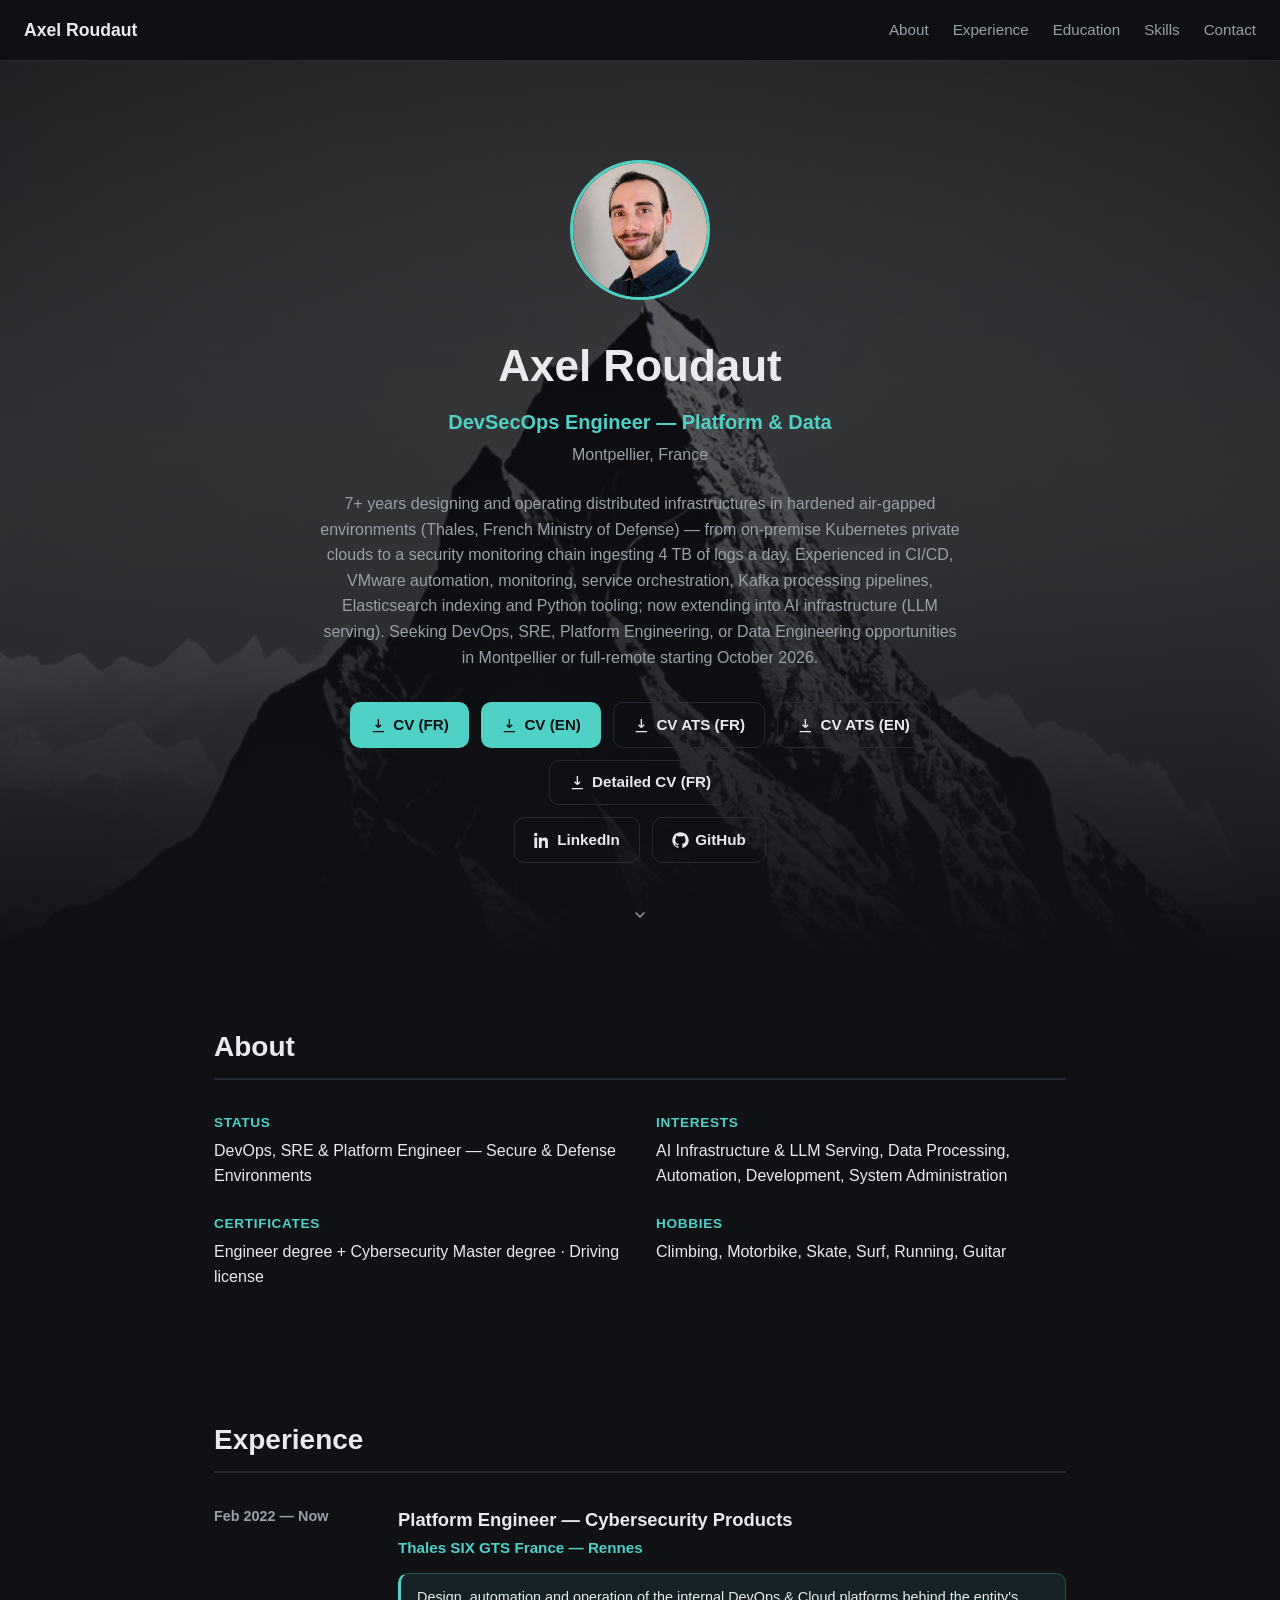
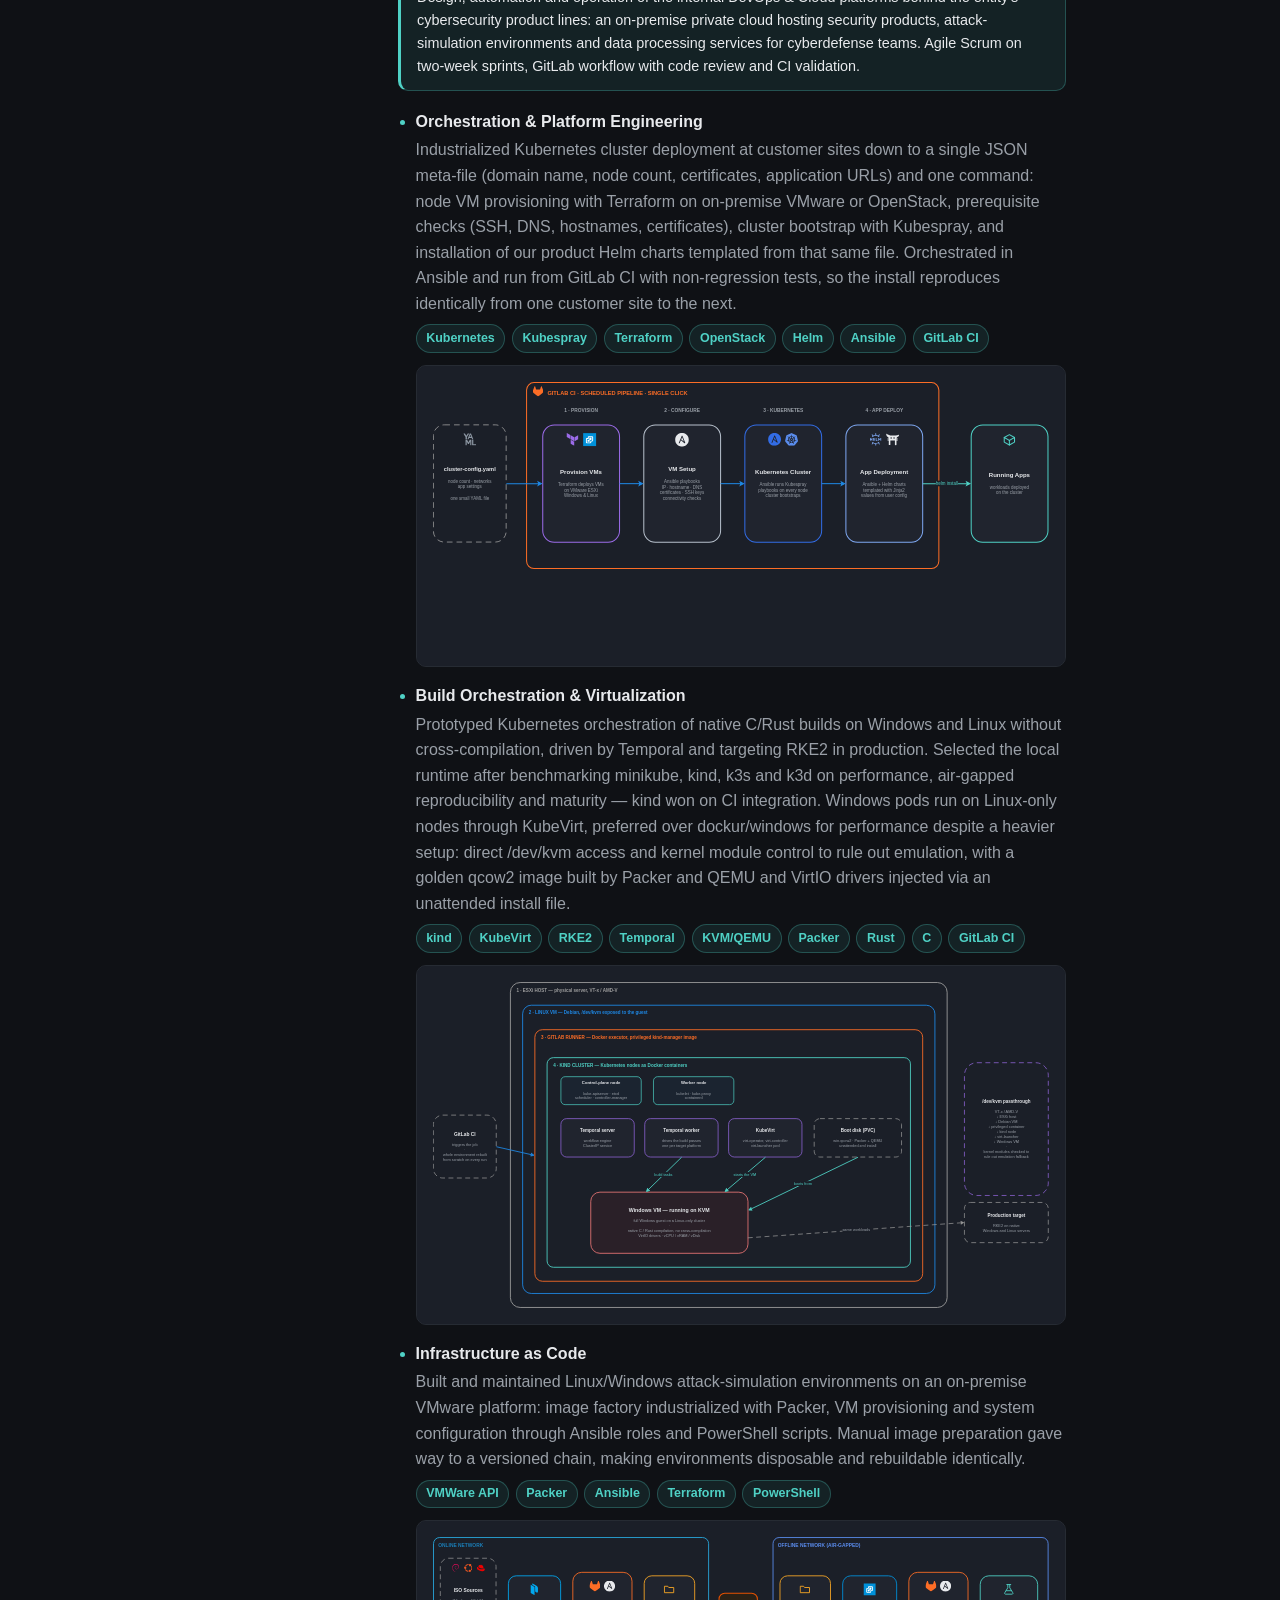
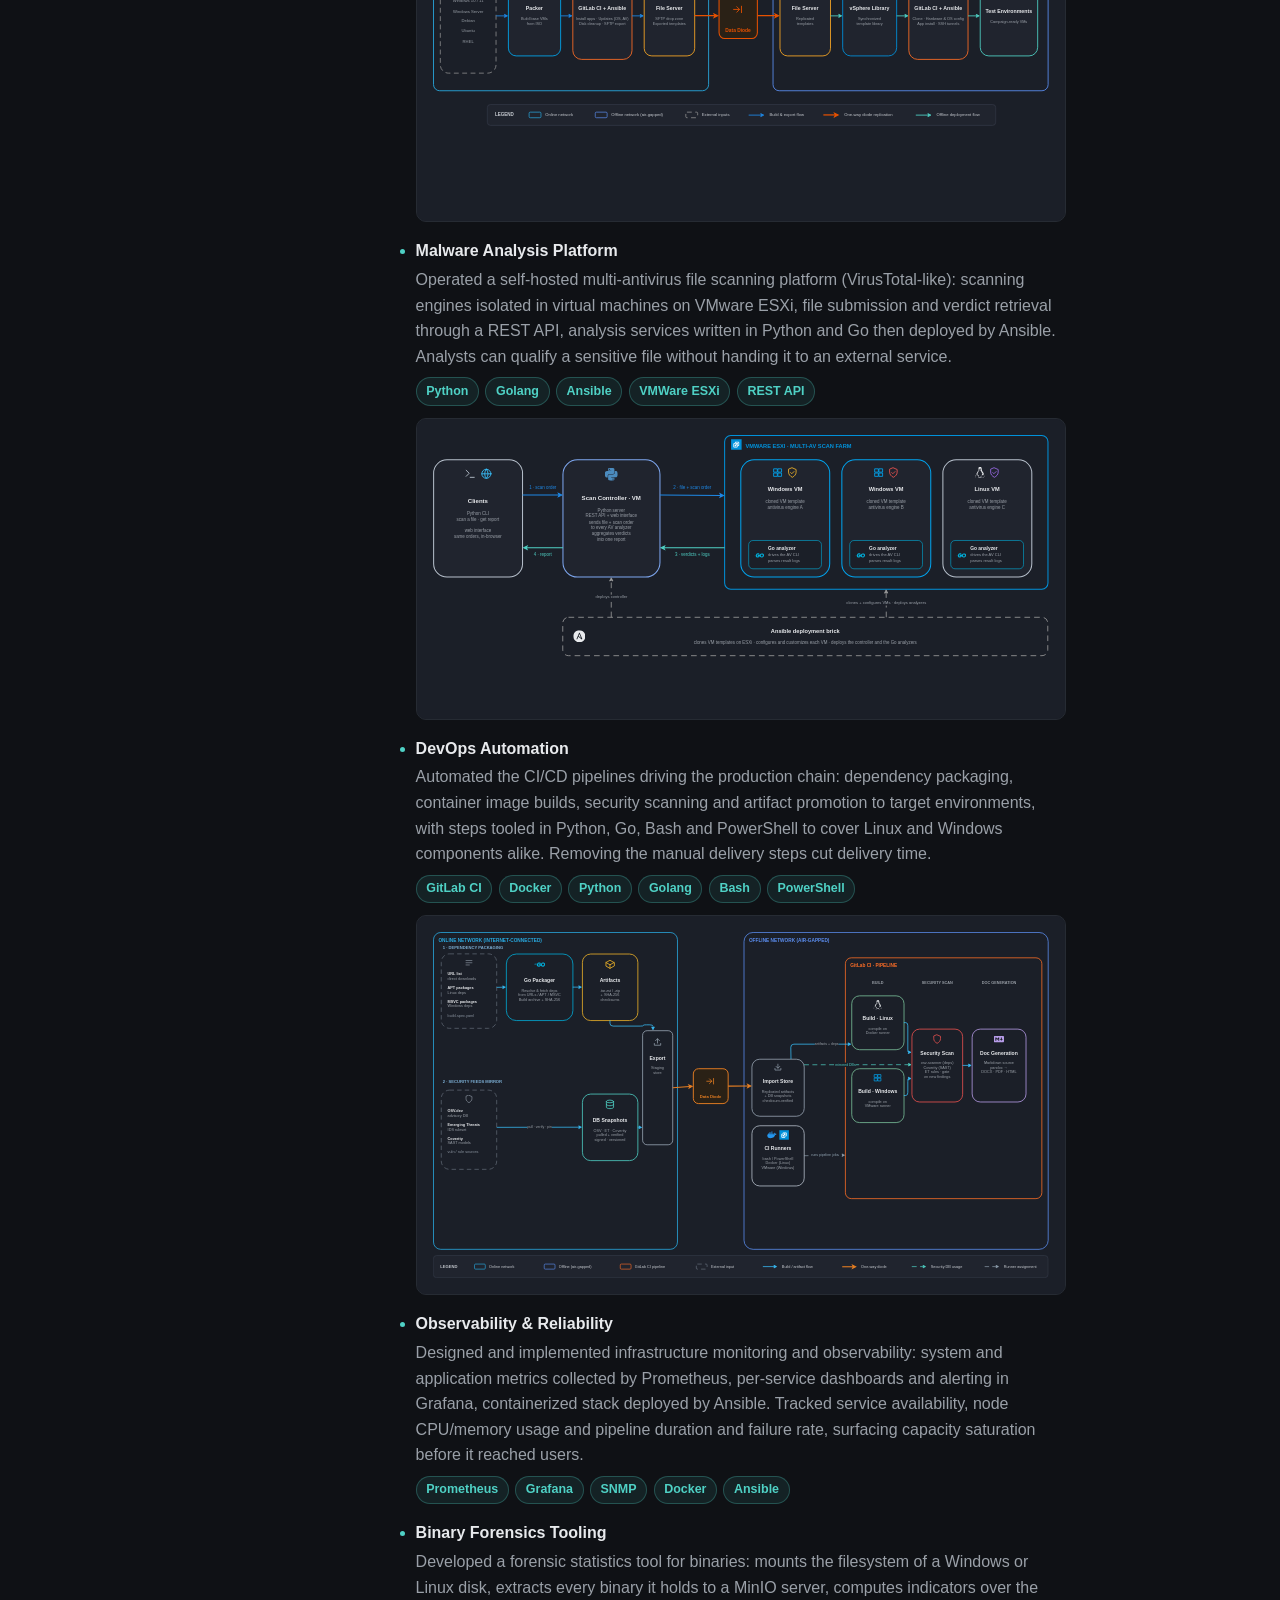
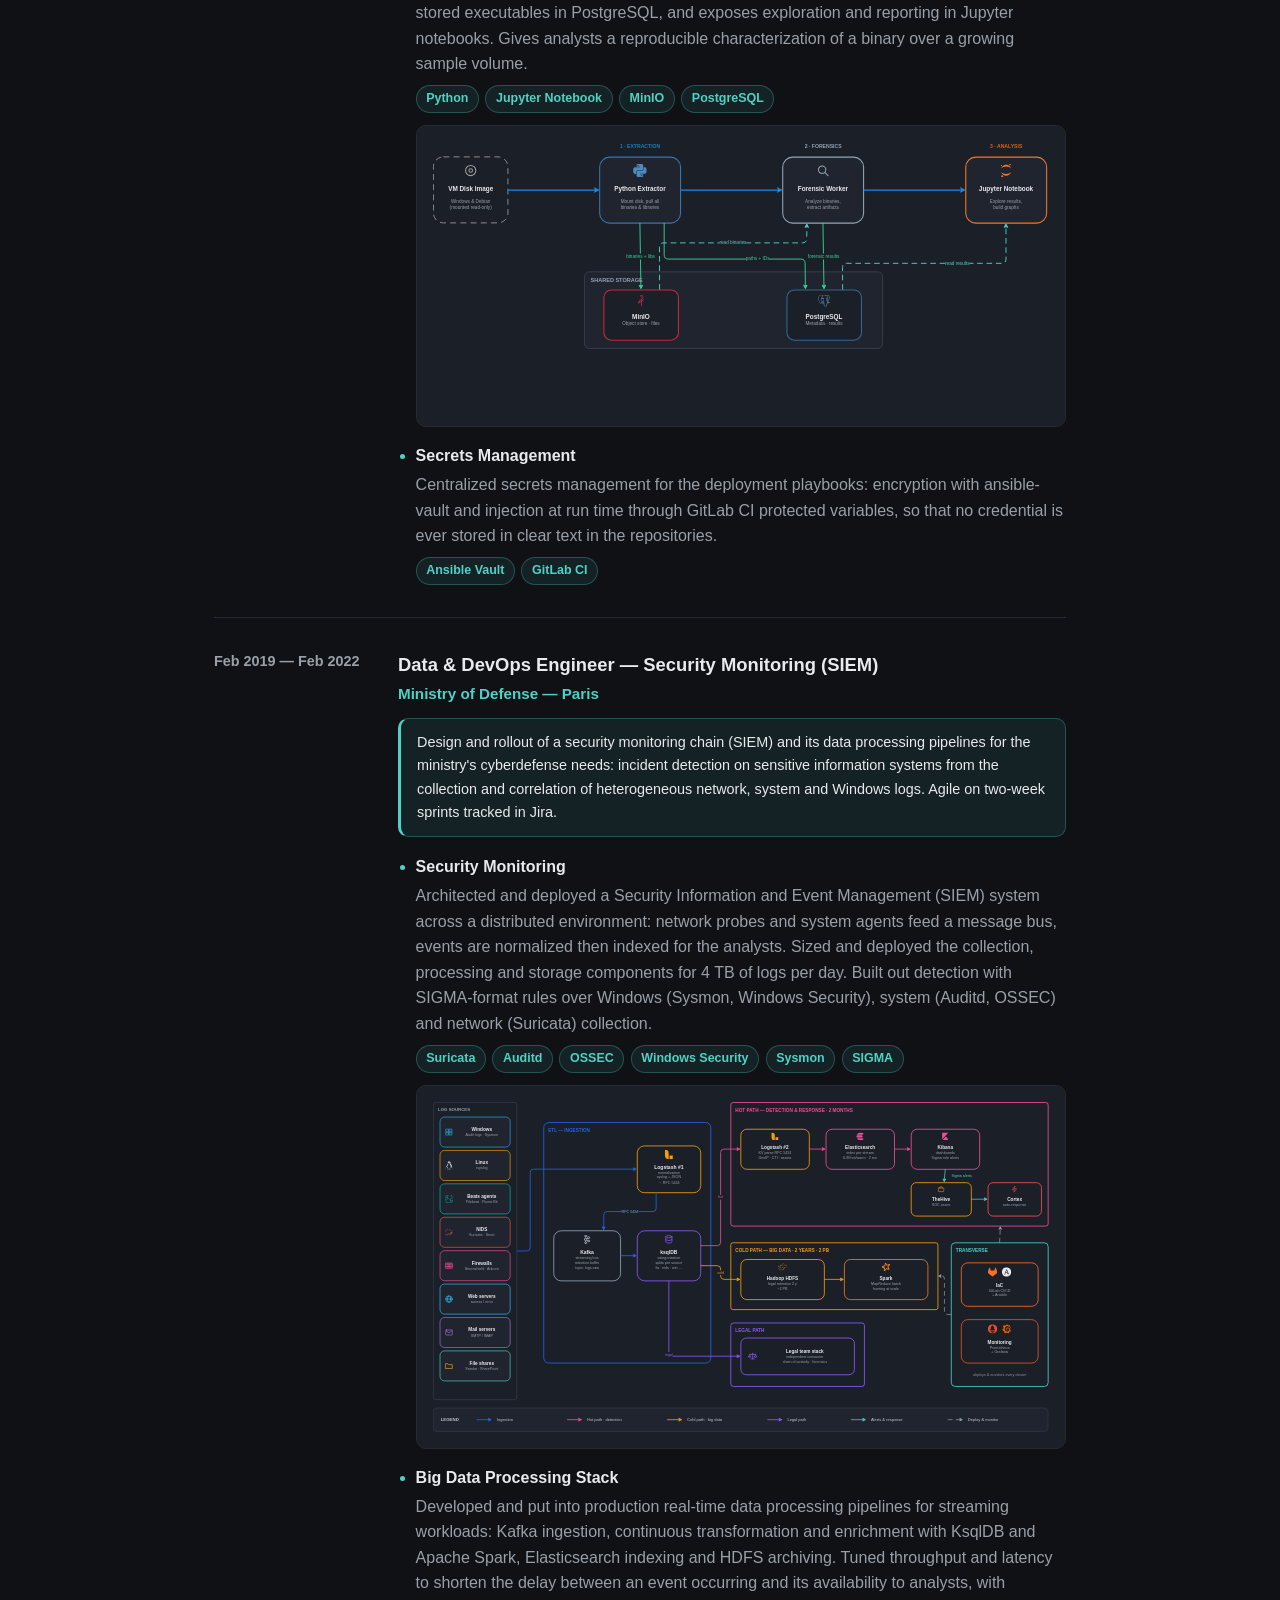
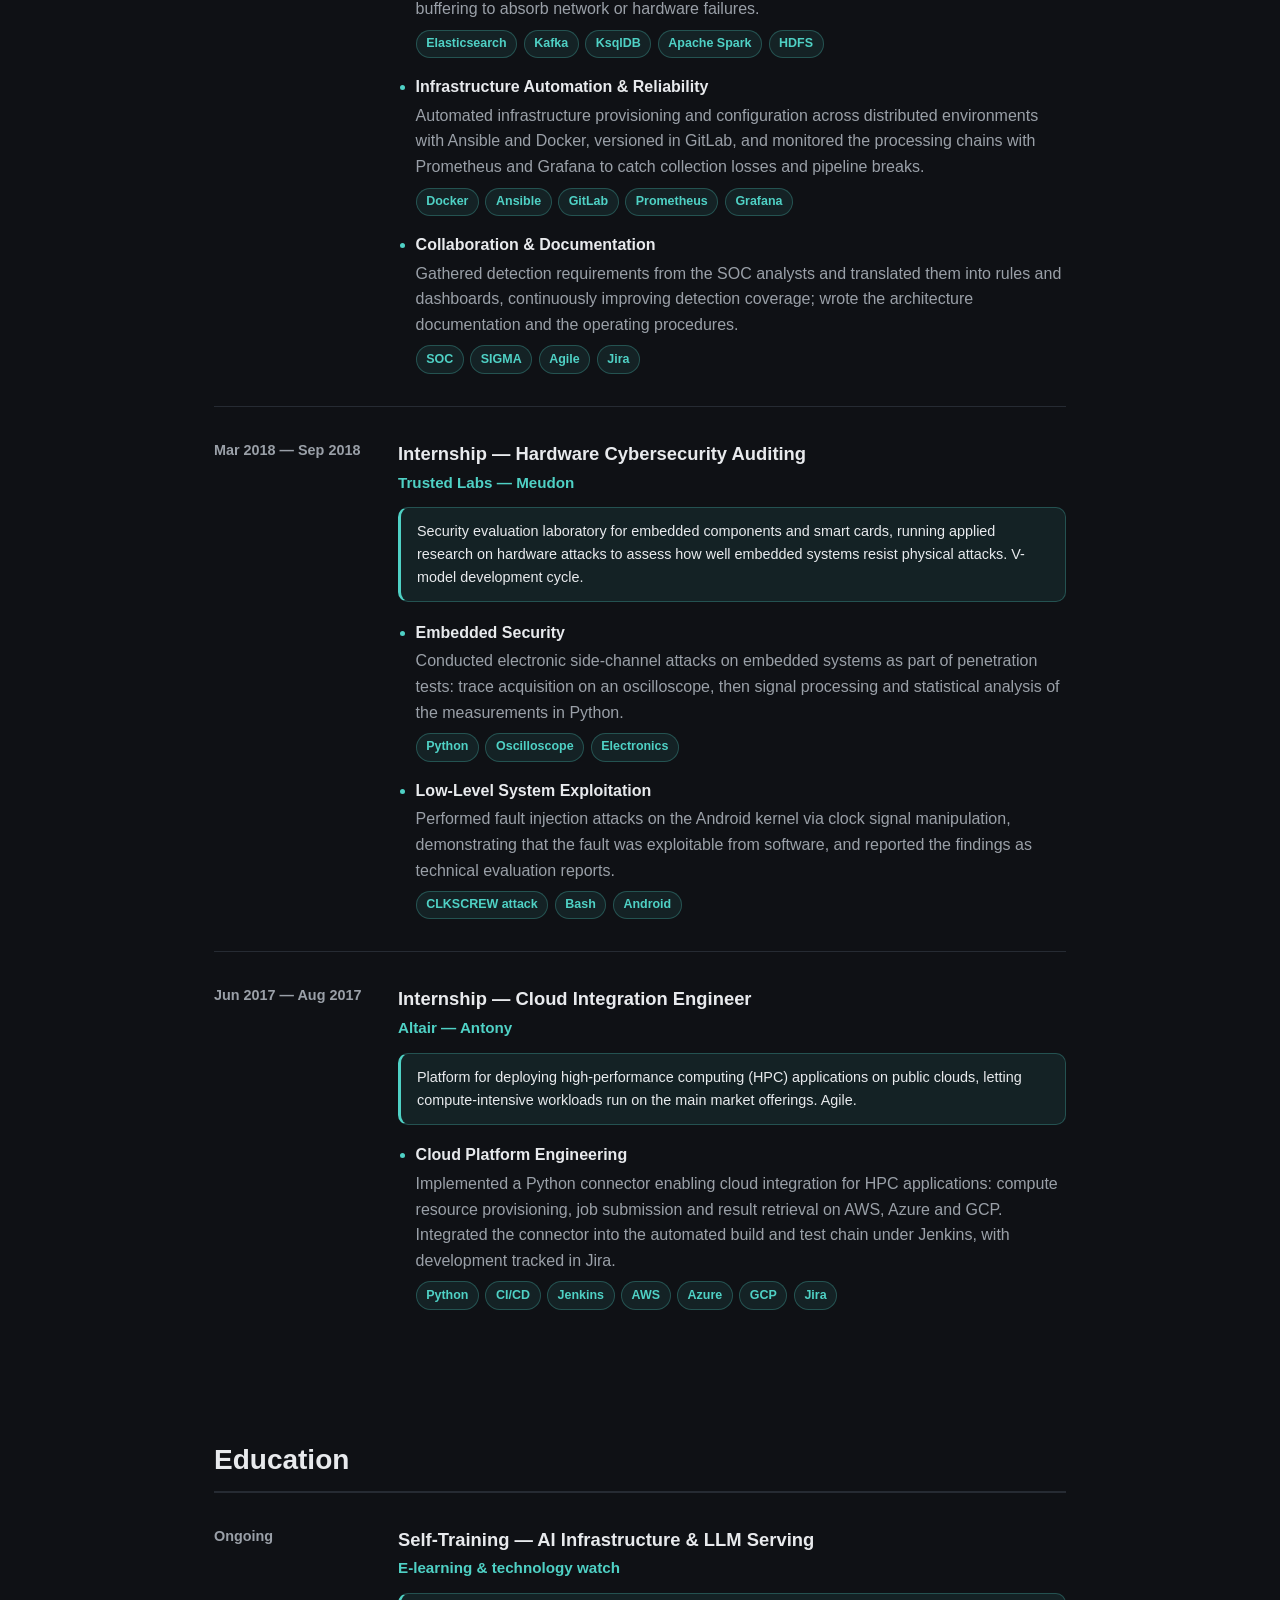
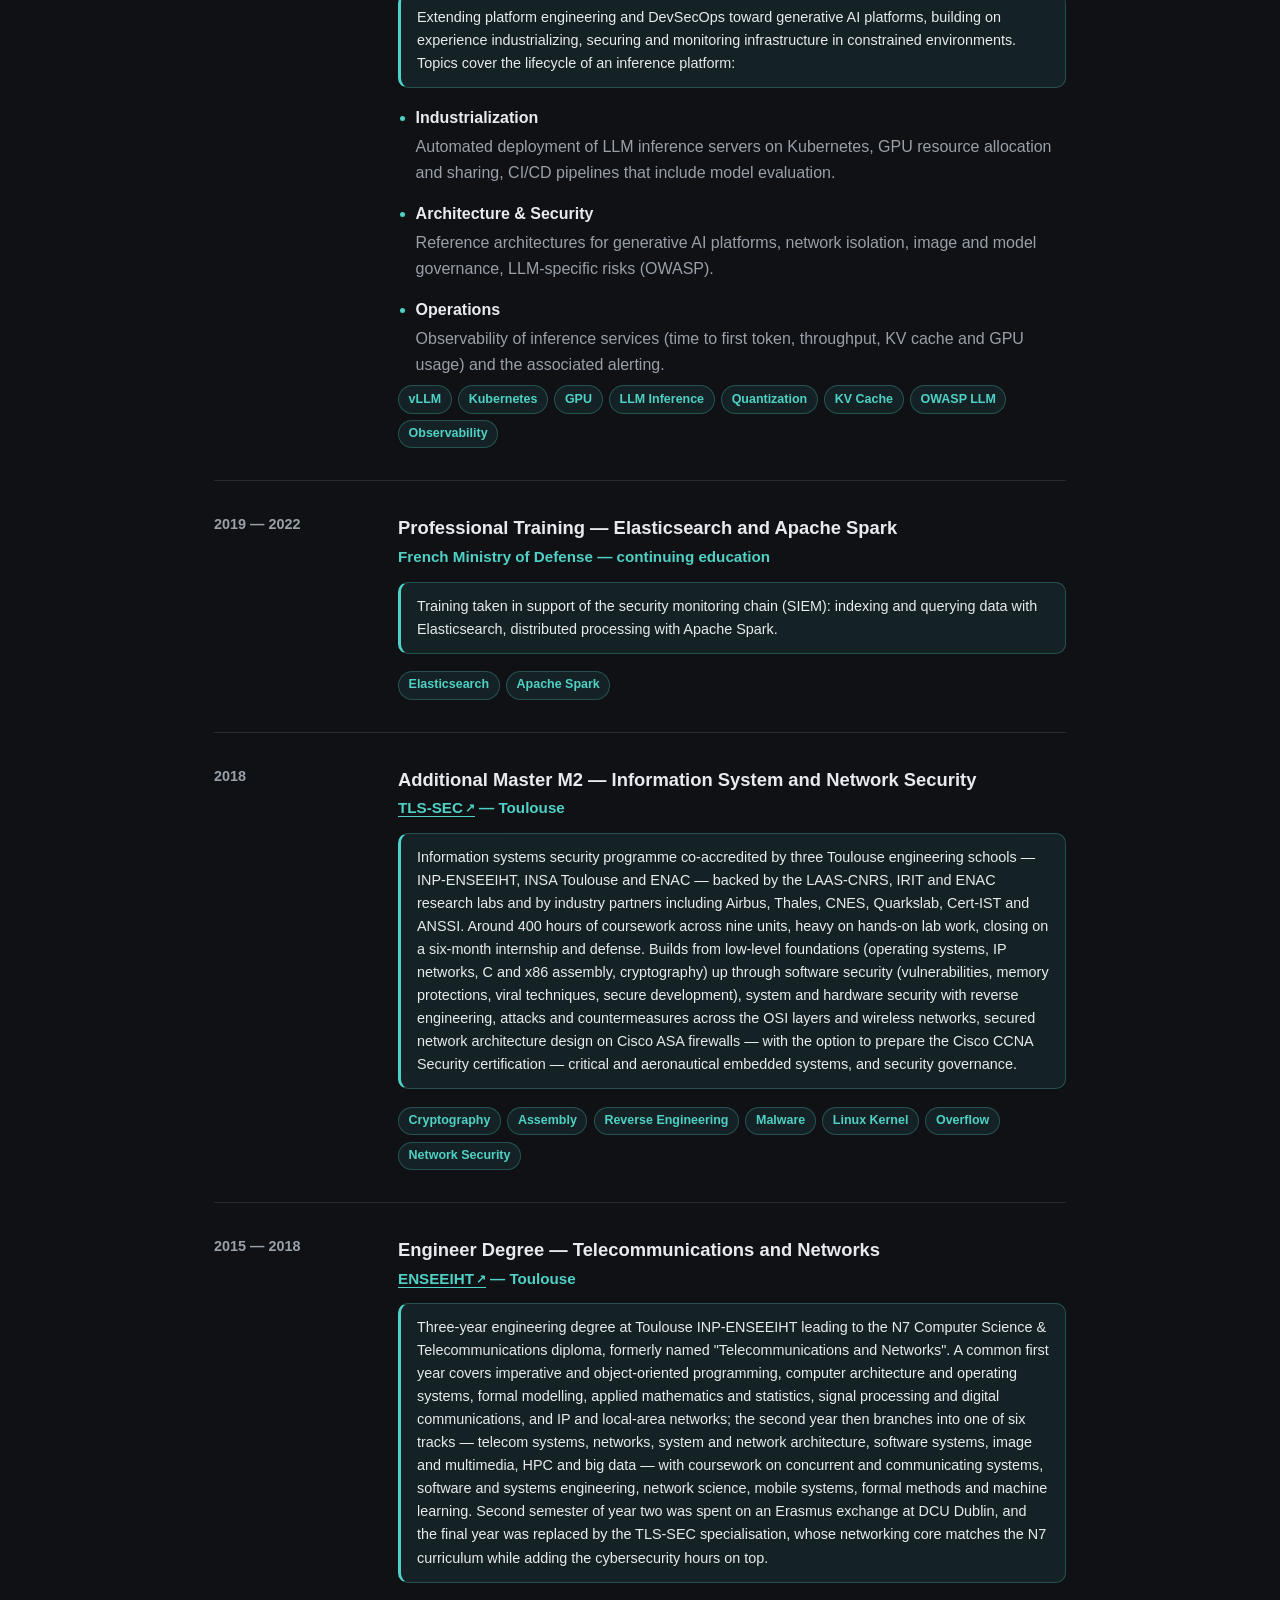
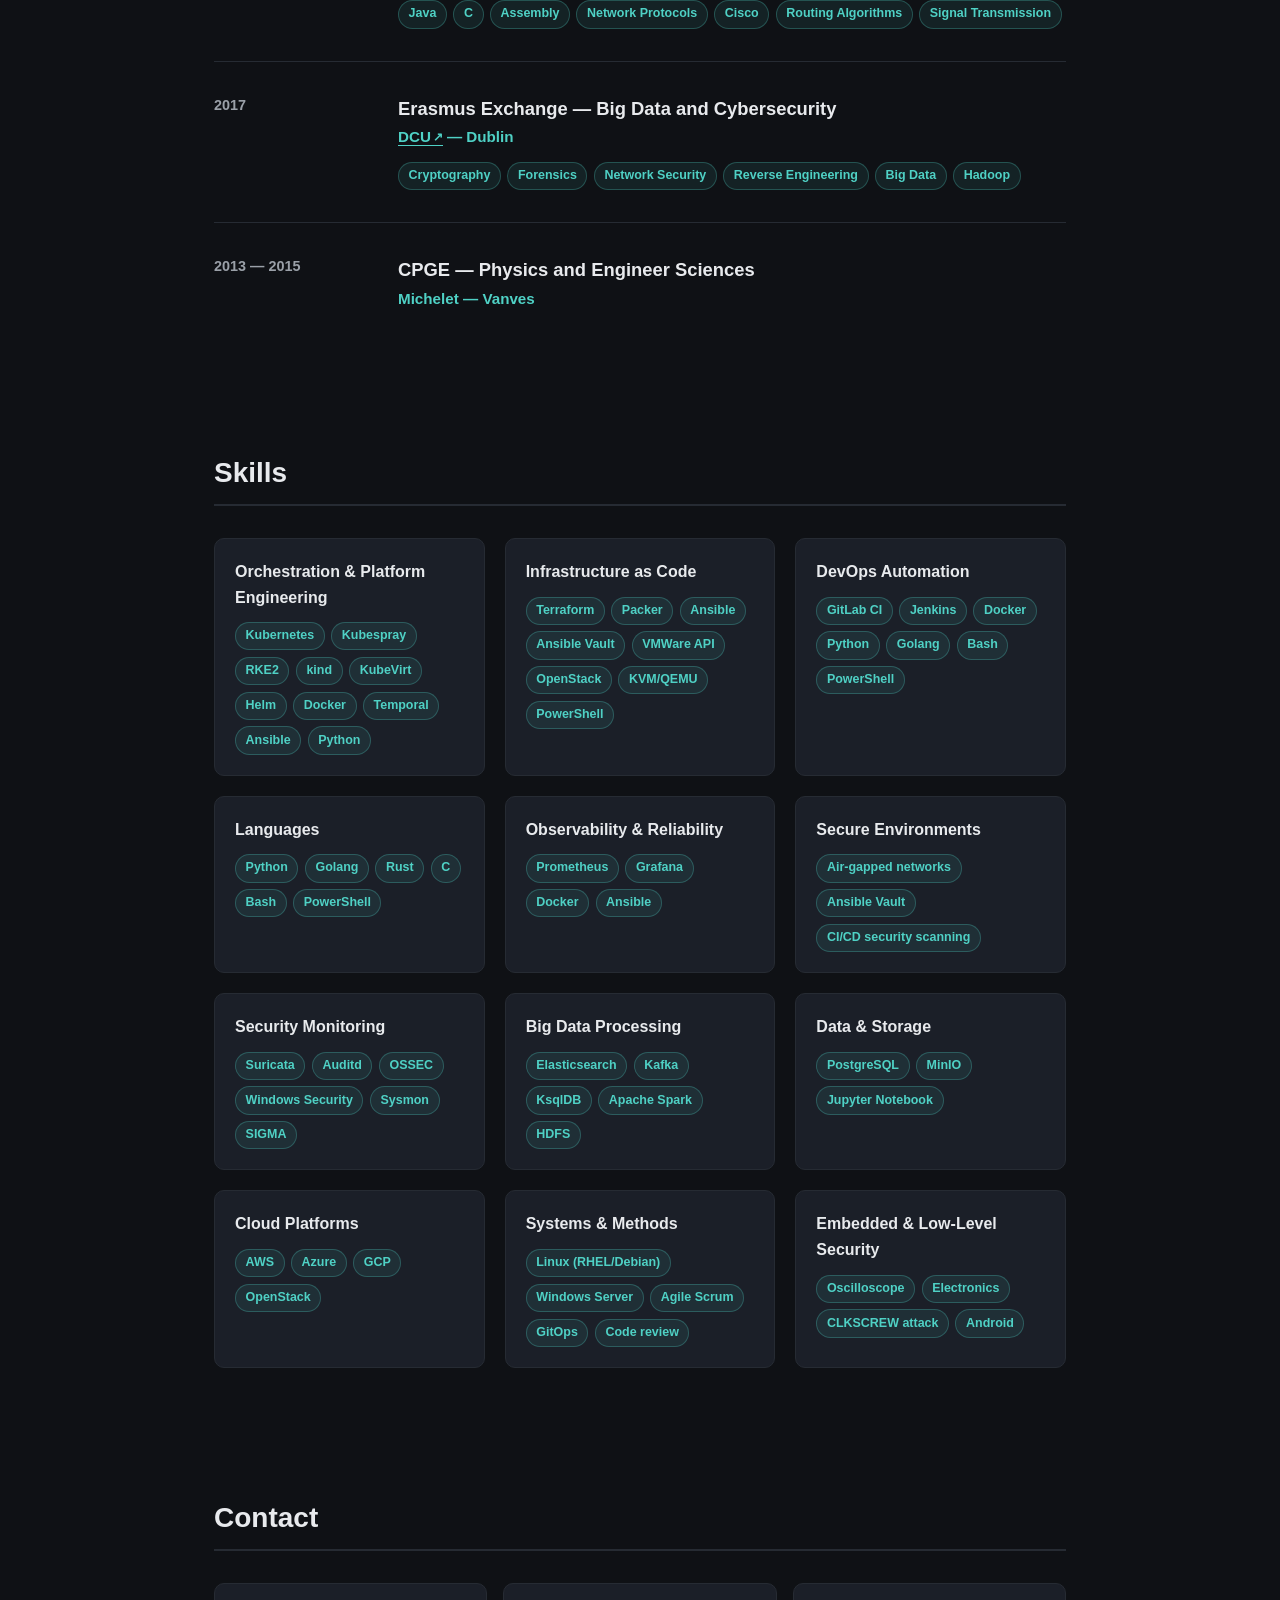
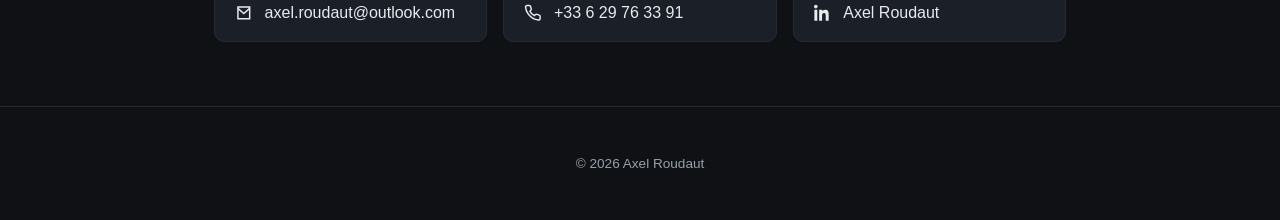
<file: index.html>
<!doctype html>
<html lang="en">
<head>
	<meta charset="utf-8" />
	<meta name="viewport" content="width=device-width, initial-scale=1" />
	<title>Axel Roudaut — DevSecOps Engineer</title>
	<meta name="description" content="Axel Roudaut, DevSecOps Engineer. 7+ years designing and operating distributed infrastructures in hardened air-gapped defense environments." />
	<link rel="stylesheet" href="css/style.css" />
</head>
<body>

	<header class="nav">
		<a class="nav__brand" href="#home">Axel Roudaut</a>
		<button class="nav__toggle" id="nav-toggle" aria-label="Toggle navigation" aria-expanded="false">
			<span></span><span></span><span></span>
		</button>
		<nav class="nav__links" id="nav-links">
			<a href="#about">About</a>
			<a href="#experience">Experience</a>
			<a href="#education">Education</a>
			<a href="#skills">Skills</a>
			<a href="#contact">Contact</a>
		</nav>
	</header>

	<main>

		<!-- Hero -->
		<section id="home" class="hero">
			<div class="hero__content">
				<img class="hero__photo" src="images/profile-2026.jpeg" alt="Portrait of Axel Roudaut" />
				<h1 class="hero__title">Axel Roudaut</h1>
				<p class="hero__subtitle">DevSecOps Engineer — Platform &amp; Data</p>
				<p class="hero__location">Montpellier, France</p>
				<p class="hero__summary">
					7+ years designing and operating distributed infrastructures in hardened air-gapped
					environments (Thales, French Ministry of Defense) — from on-premise Kubernetes private
					clouds to a security monitoring chain ingesting 4 TB of logs a day. Experienced in CI/CD,
					VMware automation, monitoring, service orchestration, Kafka processing pipelines, Elasticsearch
					indexing and Python tooling; now extending into AI infrastructure (LLM serving). Seeking DevOps, SRE,
					Platform Engineering, or Data Engineering opportunities in Montpellier or full-remote starting
					October 2026.
				</p>
				<div class="hero__actions">
					<div class="hero__actions-row">
						<a class="btn btn--primary" href="latex/CV/ROUDAUT_Axel_CV_FR_2026.pdf" title="Designed CV, French" download>
							<svg class="icon" viewBox="0 0 24 24" fill="none" stroke="currentColor" stroke-width="2"><path d="M12 3v12m0 0l-4-4m4 4l4-4M4 21h16"/></svg>
							CV (FR)
						</a>
						<a class="btn btn--primary" href="latex/CV/ROUDAUT_Axel_CV_EN_2026.pdf" title="Designed CV, English" download>
							<svg class="icon" viewBox="0 0 24 24" fill="none" stroke="currentColor" stroke-width="2"><path d="M12 3v12m0 0l-4-4m4 4l4-4M4 21h16"/></svg>
							CV (EN)
						</a>
						<a class="btn btn--ghost" href="latex/CV_ATS/ROUDAUT_Axel_CV_FR_2026_ATS.pdf" title="Plain-text layout for applicant tracking systems, French" download>
							<svg class="icon" viewBox="0 0 24 24" fill="none" stroke="currentColor" stroke-width="2"><path d="M12 3v12m0 0l-4-4m4 4l4-4M4 21h16"/></svg>
							CV ATS (FR)
						</a>
						<a class="btn btn--ghost" href="latex/CV_ATS/ROUDAUT_Axel_CV_EN_2026_ATS.pdf" title="Plain-text layout for applicant tracking systems, English" download>
							<svg class="icon" viewBox="0 0 24 24" fill="none" stroke="currentColor" stroke-width="2"><path d="M12 3v12m0 0l-4-4m4 4l4-4M4 21h16"/></svg>
							CV ATS (EN)
						</a>
						<a class="btn btn--ghost" href="latex/Dossier_Competences/ROUDAUT_Axel_Dossier_Competences_FR.pdf" title="Detailed CV: full project write-ups and architecture diagrams, French" download>
							<svg class="icon" viewBox="0 0 24 24" fill="none" stroke="currentColor" stroke-width="2"><path d="M12 3v12m0 0l-4-4m4 4l4-4M4 21h16"/></svg>
							Detailed CV (FR)
						</a>
					</div>
					<div class="hero__actions-row">
						<a class="btn btn--ghost" href="https://www.linkedin.com/in/axel-roudaut-devops/" target="_blank" rel="noopener">
							<svg class="icon" viewBox="0 0 24 24" fill="currentColor"><path d="M4.98 3.5C4.98 4.88 3.87 6 2.5 6S0 4.88 0 3.5 1.11 1 2.5 1s2.48 1.12 2.48 2.5zM.5 8h4V23h-4V8zm7 0h3.83v2.05h.05c.53-1 1.85-2.05 3.8-2.05 4.07 0 4.82 2.68 4.82 6.16V23h-4v-6.94c0-1.66-.03-3.79-2.31-3.79-2.32 0-2.67 1.81-2.67 3.68V23h-4V8z"/></svg>
							LinkedIn
						</a>
						<a class="btn btn--ghost" href="https://github.com/AxelRoudaut" target="_blank" rel="noopener">
							<svg class="icon" viewBox="0 0 24 24" fill="currentColor"><path d="M12 .5C5.65.5.5 5.65.5 12c0 5.08 3.29 9.39 7.86 10.91.57.1.78-.25.78-.55 0-.27-.01-1.16-.02-2.11-3.2.7-3.88-1.36-3.88-1.36-.52-1.34-1.28-1.69-1.28-1.69-1.05-.72.08-.71.08-.71 1.16.08 1.77 1.19 1.77 1.19 1.03 1.77 2.71 1.26 3.37.96.1-.75.4-1.26.73-1.55-2.55-.29-5.24-1.28-5.24-5.7 0-1.26.45-2.29 1.19-3.09-.12-.29-.52-1.46.11-3.05 0 0 .97-.31 3.18 1.18a11 11 0 0 1 5.8 0c2.2-1.49 3.17-1.18 3.17-1.18.64 1.59.24 2.76.12 3.05.74.8 1.19 1.83 1.19 3.09 0 4.43-2.7 5.41-5.26 5.69.41.36.78 1.08.78 2.18 0 1.57-.01 2.84-.01 3.23 0 .3.2.66.79.55C20.71 21.39 24 17.08 24 12c0-6.35-5.15-11.5-12-11.5z"/></svg>
							GitHub
						</a>
					</div>
				</div>
			</div>
			<a class="hero__scroll" href="#about" aria-label="Scroll to About">
				<svg class="icon" viewBox="0 0 24 24" fill="none" stroke="currentColor" stroke-width="2"><path d="M6 9l6 6 6-6"/></svg>
			</a>
		</section>

		<!-- About -->
		<section id="about" class="section">
			<h2 class="section__title">About</h2>
			<div class="about">
				<div class="about__item">
					<span class="about__label">Status</span>
					<span>DevOps, SRE &amp; Platform Engineer — Secure &amp; Defense Environments</span>
				</div>
				<div class="about__item">
					<span class="about__label">Interests</span>
					<span>AI Infrastructure &amp; LLM Serving, Data Processing, Automation, Development, System Administration</span>
				</div>
				<div class="about__item">
					<span class="about__label">Certificates</span>
					<span>Engineer degree + Cybersecurity Master degree &middot; Driving license</span>
				</div>
				<div class="about__item">
					<span class="about__label">Hobbies</span>
					<span>Climbing, Motorbike, Skate, Surf, Running, Guitar</span>
				</div>
			</div>
		</section>

		<!-- Experience -->
		<section id="experience" class="section">
			<h2 class="section__title">Experience</h2>
			<div class="timeline">

				<article class="entry">
					<div class="entry__date">Feb 2022 — Now</div>
					<div class="entry__body">
						<h3 class="entry__title">Platform Engineer — Cybersecurity Products</h3>
						<div class="entry__org">Thales SIX GTS France — Rennes</div>
						<p class="entry__context">
							Design, automation and operation of the internal DevOps &amp; Cloud platforms behind the
							entity's cybersecurity product lines: an on-premise private cloud hosting security
							products, attack-simulation environments and data processing services for cyberdefense
							teams. Agile Scrum on two-week sprints, GitLab workflow with code review and CI
							validation.
						</p>
						<ul class="entry__bullets">
							<li>
								<span class="bullet__title">Orchestration &amp; Platform Engineering</span>
								Industrialized Kubernetes cluster deployment at customer sites down to a single JSON
								meta-file (domain name, node count, certificates, application URLs) and one command:
								node VM provisioning with Terraform on on-premise VMware or OpenStack, prerequisite
								checks (SSH, DNS, hostnames, certificates), cluster bootstrap with Kubespray, and
								installation of our product Helm charts templated from that same file. Orchestrated
								in Ansible and run from GitLab CI with non-regression tests, so the install
								reproduces identically from one customer site to the next.
								<div class="tags">
									<span class="tag">Kubernetes</span><span class="tag">Kubespray</span><span class="tag">Terraform</span><span class="tag">OpenStack</span><span class="tag">Helm</span><span class="tag">Ansible</span><span class="tag">GitLab CI</span>
								</div>
								<figure class="diagram" style="max-width: 1620px;">
									<iframe src="diagrams/html/k8s-platform-pipeline.html" title="Kubernetes platform automation pipeline diagram" loading="lazy"></iframe>
								</figure>
							</li>
							<li>
								<span class="bullet__title">Build Orchestration &amp; Virtualization</span>
								Prototyped Kubernetes orchestration of native C/Rust builds on Windows and Linux
								without cross-compilation, driven by Temporal and targeting RKE2 in production.
								Selected the local runtime after benchmarking minikube, kind, k3s and k3d on
								performance, air-gapped reproducibility and maturity — kind won on CI integration.
								Windows pods run on Linux-only nodes through KubeVirt, preferred over dockur/windows
								for performance despite a heavier setup: direct /dev/kvm access and kernel module
								control to rule out emulation, with a golden qcow2 image built by Packer and QEMU
								and VirtIO drivers injected via an unattended install file.
								<div class="tags">
									<span class="tag">kind</span><span class="tag">KubeVirt</span><span class="tag">RKE2</span><span class="tag">Temporal</span><span class="tag">KVM/QEMU</span><span class="tag">Packer</span><span class="tag">Rust</span><span class="tag">C</span><span class="tag">GitLab CI</span>
								</div>
								<figure class="diagram" style="max-width: 1820px;">
									<iframe src="diagrams/html/k8s-windows-build-poc.html" title="Windows build orchestration proof of concept diagram" loading="lazy"></iframe>
								</figure>
							</li>
							<li>
								<span class="bullet__title">Infrastructure as Code</span>
								Built and maintained Linux/Windows attack-simulation environments on an on-premise
								VMware platform: image factory industrialized with Packer, VM provisioning and
								system configuration through Ansible roles and PowerShell scripts. Manual image
								preparation gave way to a versioned chain, making environments disposable and
								rebuildable identically.
								<div class="tags">
									<span class="tag">VMWare API</span><span class="tag">Packer</span><span class="tag">Ansible</span><span class="tag">Terraform</span><span class="tag">PowerShell</span>
								</div>
								<figure class="diagram" style="max-width: 1990px;">
									<iframe src="diagrams/html/vm-template-pipeline.html" title="VM template pipeline diagram" loading="lazy"></iframe>
								</figure>
							</li>
							<li>
								<span class="bullet__title">Malware Analysis Platform</span>
								Operated a self-hosted multi-antivirus file scanning platform (VirusTotal-like):
								scanning engines isolated in virtual machines on VMware ESXi, file submission and
								verdict retrieval through a REST API, analysis services written in Python and Go
								then deployed by Ansible. Analysts can qualify a sensitive file without handing it
								to an external service.
								<div class="tags">
									<span class="tag">Python</span><span class="tag">Golang</span><span class="tag">Ansible</span><span class="tag">VMWare ESXi</span><span class="tag">REST API</span>
								</div>
								<figure class="diagram" style="max-width: 1620px;">
									<iframe src="diagrams/html/multiav-scan-platform.html" title="Multi-antivirus scanning platform architecture diagram" loading="lazy"></iframe>
								</figure>
							</li>
							<li>
								<span class="bullet__title">DevOps Automation</span>
								Automated the CI/CD pipelines driving the production chain: dependency packaging,
								container image builds, security scanning and artifact promotion to target
								environments, with steps tooled in Python, Go, Bash and PowerShell to cover Linux
								and Windows components alike. Removing the manual delivery steps cut delivery time.
								<div class="tags">
									<span class="tag">GitLab CI</span><span class="tag">Docker</span><span class="tag">Python</span><span class="tag">Golang</span><span class="tag">Bash</span><span class="tag">PowerShell</span>
								</div>
								<figure class="diagram" style="max-width: 2000px;">
									<iframe src="diagrams/html/cicd-security-pipeline.html" title="CI/CD dependency packaging and security scanning pipeline diagram" loading="lazy"></iframe>
								</figure>
							</li>
							<li>
								<span class="bullet__title">Observability &amp; Reliability</span>
								Designed and implemented infrastructure monitoring and observability: system and
								application metrics collected by Prometheus, per-service dashboards and alerting in
								Grafana, containerized stack deployed by Ansible. Tracked service availability, node
								CPU/memory usage and pipeline duration and failure rate, surfacing capacity
								saturation before it reached users.
								<div class="tags">
									<span class="tag">Prometheus</span><span class="tag">Grafana</span><span class="tag">SNMP</span><span class="tag">Docker</span><span class="tag">Ansible</span>
								</div>
							</li>
							<li>
								<span class="bullet__title">Binary Forensics Tooling</span>
								Developed a forensic statistics tool for binaries: mounts the filesystem of a Windows
								or Linux disk, extracts every binary it holds to a MinIO server, computes indicators
								over the stored executables in PostgreSQL, and exposes exploration and reporting in
								Jupyter notebooks. Gives analysts a reproducible characterization of a binary over a
								growing sample volume.
								<div class="tags">
									<span class="tag">Python</span><span class="tag">Jupyter Notebook</span><span class="tag">MinIO</span><span class="tag">PostgreSQL</span>
								</div>
								<figure class="diagram" style="max-width: 1700px;">
									<iframe src="diagrams/html/binary-forensic-pipeline.html" title="Binary forensic pipeline diagram" loading="lazy"></iframe>
								</figure>
							</li>
							<li>
								<span class="bullet__title">Secrets Management</span>
								Centralized secrets management for the deployment playbooks: encryption with
								ansible-vault and injection at run time through GitLab CI protected variables, so
								that no credential is ever stored in clear text in the repositories.
								<div class="tags">
									<span class="tag">Ansible Vault</span><span class="tag">GitLab CI</span>
								</div>
							</li>
						</ul>
					</div>
				</article>

				<article class="entry">
					<div class="entry__date">Feb 2019 — Feb 2022</div>
					<div class="entry__body">
						<h3 class="entry__title">Data &amp; DevOps Engineer — Security Monitoring (SIEM)</h3>
						<div class="entry__org">Ministry of Defense — Paris</div>
						<p class="entry__context">
							Design and rollout of a security monitoring chain (SIEM) and its data processing
							pipelines for the ministry's cyberdefense needs: incident detection on sensitive
							information systems from the collection and correlation of heterogeneous network,
							system and Windows logs. Agile on two-week sprints tracked in Jira.
						</p>
						<ul class="entry__bullets">
							<li>
								<span class="bullet__title">Security Monitoring</span>
								Architected and deployed a Security Information and Event Management (SIEM) system
								across a distributed environment: network probes and system agents feed a message
								bus, events are normalized then indexed for the analysts. Sized and deployed the
								collection, processing and storage components for 4 TB of logs per day. Built out
								detection with SIGMA-format rules over Windows (Sysmon, Windows Security), system
								(Auditd, OSSEC) and network (Suricata) collection.
								<div class="tags">
									<span class="tag">Suricata</span><span class="tag">Auditd</span><span class="tag">OSSEC</span><span class="tag">Windows Security</span><span class="tag">Sysmon</span><span class="tag">SIGMA</span>
								</div>
								<figure class="diagram" style="max-width: 1900px;">
									<iframe src="diagrams/html/siem-architecture.html" title="SIEM architecture diagram" loading="lazy"></iframe>
								</figure>
							</li>
							<li>
								<span class="bullet__title">Big Data Processing Stack</span>
								Developed and put into production real-time data processing pipelines for streaming
								workloads: Kafka ingestion, continuous transformation and enrichment with KsqlDB and
								Apache Spark, Elasticsearch indexing and HDFS archiving. Tuned throughput and
								latency to shorten the delay between an event occurring and its availability to
								analysts, with buffering to absorb network or hardware failures.
								<div class="tags">
									<span class="tag">Elasticsearch</span><span class="tag">Kafka</span><span class="tag">KsqlDB</span><span class="tag">Apache Spark</span><span class="tag">HDFS</span>
								</div>
							</li>
							<li>
								<span class="bullet__title">Infrastructure Automation &amp; Reliability</span>
								Automated infrastructure provisioning and configuration across distributed
								environments with Ansible and Docker, versioned in GitLab, and monitored the
								processing chains with Prometheus and Grafana to catch collection losses and
								pipeline breaks.
								<div class="tags">
									<span class="tag">Docker</span><span class="tag">Ansible</span><span class="tag">GitLab</span><span class="tag">Prometheus</span><span class="tag">Grafana</span>
								</div>
							</li>
							<li>
								<span class="bullet__title">Collaboration &amp; Documentation</span>
								Gathered detection requirements from the SOC analysts and translated them into rules
								and dashboards, continuously improving detection coverage; wrote the architecture
								documentation and the operating procedures.
								<div class="tags">
									<span class="tag">SOC</span><span class="tag">SIGMA</span><span class="tag">Agile</span><span class="tag">Jira</span>
								</div>
							</li>
						</ul>
					</div>
				</article>

				<article class="entry">
					<div class="entry__date">Mar 2018 — Sep 2018</div>
					<div class="entry__body">
						<h3 class="entry__title">Internship — Hardware Cybersecurity Auditing</h3>
						<div class="entry__org">Trusted Labs — Meudon</div>
						<p class="entry__context">
							Security evaluation laboratory for embedded components and smart cards, running applied
							research on hardware attacks to assess how well embedded systems resist physical
							attacks. V-model development cycle.
						</p>
						<ul class="entry__bullets">
							<li>
								<span class="bullet__title">Embedded Security</span>
								Conducted electronic side-channel attacks on embedded systems as part of penetration
								tests: trace acquisition on an oscilloscope, then signal processing and statistical
								analysis of the measurements in Python.
								<div class="tags">
									<span class="tag">Python</span><span class="tag">Oscilloscope</span><span class="tag">Electronics</span>
								</div>
							</li>
							<li>
								<span class="bullet__title">Low-Level System Exploitation</span>
								Performed fault injection attacks on the Android kernel via clock signal
								manipulation, demonstrating that the fault was exploitable from software, and
								reported the findings as technical evaluation reports.
								<div class="tags">
									<span class="tag">CLKSCREW attack</span><span class="tag">Bash</span><span class="tag">Android</span>
								</div>
							</li>
						</ul>
					</div>
				</article>

				<article class="entry">
					<div class="entry__date">Jun 2017 — Aug 2017</div>
					<div class="entry__body">
						<h3 class="entry__title">Internship — Cloud Integration Engineer</h3>
						<div class="entry__org">Altair — Antony</div>
						<p class="entry__context">
							Platform for deploying high-performance computing (HPC) applications on public clouds,
							letting compute-intensive workloads run on the main market offerings. Agile.
						</p>
						<ul class="entry__bullets">
							<li>
								<span class="bullet__title">Cloud Platform Engineering</span>
								Implemented a Python connector enabling cloud integration for HPC applications:
								compute resource provisioning, job submission and result retrieval on AWS, Azure and
								GCP. Integrated the connector into the automated build and test chain under Jenkins,
								with development tracked in Jira.
								<div class="tags">
									<span class="tag">Python</span><span class="tag">CI/CD</span><span class="tag">Jenkins</span><span class="tag">AWS</span><span class="tag">Azure</span><span class="tag">GCP</span><span class="tag">Jira</span>
								</div>
							</li>
						</ul>
					</div>
				</article>

			</div>
		</section>

		<!-- Education -->
		<section id="education" class="section">
			<h2 class="section__title">Education</h2>
			<div class="timeline">

				<article class="entry">
					<div class="entry__date">Ongoing</div>
					<div class="entry__body">
						<h3 class="entry__title">Self-Training — AI Infrastructure &amp; LLM Serving</h3>
						<div class="entry__org">E-learning &amp; technology watch</div>
						<p class="entry__context">
							Extending platform engineering and DevSecOps toward generative AI platforms, building on
							experience industrializing, securing and monitoring infrastructure in constrained
							environments. Topics cover the lifecycle of an inference platform:
						</p>
						<ul class="entry__bullets">
							<li>
								<span class="bullet__title">Industrialization</span>
								Automated deployment of LLM inference servers on Kubernetes, GPU resource allocation and
								sharing, CI/CD pipelines that include model evaluation.
							</li>
							<li>
								<span class="bullet__title">Architecture &amp; Security</span>
								Reference architectures for generative AI platforms, network isolation, image and model
								governance, LLM-specific risks (OWASP).
							</li>
							<li>
								<span class="bullet__title">Operations</span>
								Observability of inference services (time to first token, throughput, KV cache and GPU
								usage) and the associated alerting.
							</li>
						</ul>
						<div class="tags">
							<span class="tag">vLLM</span><span class="tag">Kubernetes</span><span class="tag">GPU</span><span class="tag">LLM Inference</span><span class="tag">Quantization</span><span class="tag">KV Cache</span><span class="tag">OWASP LLM</span><span class="tag">Observability</span>
						</div>
					</div>
				</article>

				<article class="entry">
					<div class="entry__date">2019 — 2022</div>
					<div class="entry__body">
						<h3 class="entry__title">Professional Training — Elasticsearch and Apache Spark</h3>
						<div class="entry__org">French Ministry of Defense — continuing education</div>
						<p class="entry__context">
							Training taken in support of the security monitoring chain (SIEM): indexing and querying
							data with Elasticsearch, distributed processing with Apache Spark.
						</p>
						<div class="tags">
							<span class="tag">Elasticsearch</span><span class="tag">Apache Spark</span>
						</div>
					</div>
				</article>

				<article class="entry">
					<div class="entry__date">2018</div>
					<div class="entry__body">
						<h3 class="entry__title">Additional Master M2 — Information System and Network Security</h3>
						<div class="entry__org"><a href="https://tls-sec.github.io/" target="_blank" rel="noopener">TLS-SEC</a> — Toulouse</div>
						<p class="entry__context">
							Information systems security programme co-accredited by three Toulouse engineering schools
							— INP-ENSEEIHT, INSA Toulouse and ENAC — backed by the LAAS-CNRS, IRIT and ENAC research
							labs and by industry partners including Airbus, Thales, CNES, Quarkslab, Cert-IST and ANSSI.
							Around 400 hours of coursework across nine units, heavy on hands-on lab work, closing on a
							six-month internship and defense. Builds from low-level foundations (operating systems, IP
							networks, C and x86 assembly, cryptography) up through software security (vulnerabilities,
							memory protections, viral techniques, secure development), system and hardware security with
							reverse engineering, attacks and countermeasures across the OSI layers and wireless networks,
							secured network architecture design on Cisco ASA firewalls — with the option to prepare the
							Cisco CCNA Security certification — critical and aeronautical embedded systems, and security
							governance.
						</p>
						<div class="tags">
							<span class="tag">Cryptography</span><span class="tag">Assembly</span><span class="tag">Reverse Engineering</span><span class="tag">Malware</span><span class="tag">Linux Kernel</span><span class="tag">Overflow</span><span class="tag">Network Security</span>
						</div>
					</div>
				</article>

				<article class="entry">
					<div class="entry__date">2015 — 2018</div>
					<div class="entry__body">
						<h3 class="entry__title">Engineer Degree — Telecommunications and Networks</h3>
						<div class="entry__org"><a href="https://www.enseeiht.fr/fr/formation/formation-ingenieur/departement-sn.html" target="_blank" rel="noopener">ENSEEIHT</a> — Toulouse</div>
						<p class="entry__context">
							Three-year engineering degree at Toulouse INP-ENSEEIHT leading to the N7 Computer Science
							&amp; Telecommunications diploma, formerly named "Telecommunications and Networks". A common
							first year covers imperative and object-oriented programming, computer architecture and
							operating systems, formal modelling, applied mathematics and statistics, signal processing
							and digital communications, and IP and local-area networks; the second year then branches
							into one of six tracks — telecom systems, networks, system and network architecture, software
							systems, image and multimedia, HPC and big data — with coursework on concurrent and
							communicating systems, software and systems engineering, network science, mobile systems,
							formal methods and machine learning. Second semester of year two was spent on an Erasmus
							exchange at DCU Dublin, and the final year was replaced by the TLS-SEC specialisation, whose
							networking core matches the N7 curriculum while adding the cybersecurity hours on top.
						</p>
						<div class="tags">
							<span class="tag">Java</span><span class="tag">C</span><span class="tag">Assembly</span><span class="tag">Network Protocols</span><span class="tag">Cisco</span><span class="tag">Routing Algorithms</span><span class="tag">Signal Transmission</span>
						</div>
					</div>
				</article>

				<article class="entry">
					<div class="entry__date">2017</div>
					<div class="entry__body">
						<h3 class="entry__title">Erasmus Exchange — Big Data and Cybersecurity</h3>
						<div class="entry__org"><a href="https://www.dcu.ie/" target="_blank" rel="noopener">DCU</a> — Dublin</div>
						<div class="tags">
							<span class="tag">Cryptography</span><span class="tag">Forensics</span><span class="tag">Network Security</span><span class="tag">Reverse Engineering</span><span class="tag">Big Data</span><span class="tag">Hadoop</span>
						</div>
					</div>
				</article>

				<article class="entry">
					<div class="entry__date">2013 — 2015</div>
					<div class="entry__body">
						<h3 class="entry__title">CPGE — Physics and Engineer Sciences</h3>
						<div class="entry__org">Michelet — Vanves</div>
					</div>
				</article>

			</div>
		</section>

		<!-- Skills -->
		<section id="skills" class="section">
			<h2 class="section__title">Skills</h2>
			<div class="skills-grid">
				<div class="skill-card">
					<h3>Orchestration &amp; Platform Engineering</h3>
					<div class="tags"><span class="tag">Kubernetes</span><span class="tag">Kubespray</span><span class="tag">RKE2</span><span class="tag">kind</span><span class="tag">KubeVirt</span><span class="tag">Helm</span><span class="tag">Docker</span><span class="tag">Temporal</span><span class="tag">Ansible</span><span class="tag">Python</span></div>
				</div>
				<div class="skill-card">
					<h3>Infrastructure as Code</h3>
					<div class="tags"><span class="tag">Terraform</span><span class="tag">Packer</span><span class="tag">Ansible</span><span class="tag">Ansible Vault</span><span class="tag">VMWare API</span><span class="tag">OpenStack</span><span class="tag">KVM/QEMU</span><span class="tag">PowerShell</span></div>
				</div>
				<div class="skill-card">
					<h3>DevOps Automation</h3>
					<div class="tags"><span class="tag">GitLab CI</span><span class="tag">Jenkins</span><span class="tag">Docker</span><span class="tag">Python</span><span class="tag">Golang</span><span class="tag">Bash</span><span class="tag">PowerShell</span></div>
				</div>
				<div class="skill-card">
					<h3>Languages</h3>
					<div class="tags"><span class="tag">Python</span><span class="tag">Golang</span><span class="tag">Rust</span><span class="tag">C</span><span class="tag">Bash</span><span class="tag">PowerShell</span></div>
				</div>
				<div class="skill-card">
					<h3>Observability &amp; Reliability</h3>
					<div class="tags"><span class="tag">Prometheus</span><span class="tag">Grafana</span><span class="tag">Docker</span><span class="tag">Ansible</span></div>
				</div>
				<div class="skill-card">
					<h3>Secure Environments</h3>
					<div class="tags"><span class="tag">Air-gapped networks</span><span class="tag">Ansible Vault</span><span class="tag">CI/CD security scanning</span></div>
				</div>
				<div class="skill-card">
					<h3>Security Monitoring</h3>
					<div class="tags"><span class="tag">Suricata</span><span class="tag">Auditd</span><span class="tag">OSSEC</span><span class="tag">Windows Security</span><span class="tag">Sysmon</span><span class="tag">SIGMA</span></div>
				</div>
				<div class="skill-card">
					<h3>Big Data Processing</h3>
					<div class="tags"><span class="tag">Elasticsearch</span><span class="tag">Kafka</span><span class="tag">KsqlDB</span><span class="tag">Apache Spark</span><span class="tag">HDFS</span></div>
				</div>
				<div class="skill-card">
					<h3>Data &amp; Storage</h3>
					<div class="tags"><span class="tag">PostgreSQL</span><span class="tag">MinIO</span><span class="tag">Jupyter Notebook</span></div>
				</div>
				<div class="skill-card">
					<h3>Cloud Platforms</h3>
					<div class="tags"><span class="tag">AWS</span><span class="tag">Azure</span><span class="tag">GCP</span><span class="tag">OpenStack</span></div>
				</div>
				<div class="skill-card">
					<h3>Systems &amp; Methods</h3>
					<div class="tags"><span class="tag">Linux (RHEL/Debian)</span><span class="tag">Windows Server</span><span class="tag">Agile Scrum</span><span class="tag">GitOps</span><span class="tag">Code review</span></div>
				</div>
				<div class="skill-card">
					<h3>Embedded &amp; Low-Level Security</h3>
					<div class="tags"><span class="tag">Oscilloscope</span><span class="tag">Electronics</span><span class="tag">CLKSCREW attack</span><span class="tag">Android</span></div>
				</div>
			</div>
		</section>

		<!-- Contact -->
		<section id="contact" class="section">
			<h2 class="section__title">Contact</h2>
			<div class="contact-grid">
				<a class="contact-card" href="mailto:axel.roudaut@outlook.com">
					<svg class="icon" viewBox="0 0 24 24" fill="none" stroke="currentColor" stroke-width="2"><path d="M4 4h16v16H4z"/><path d="M4 6l8 7 8-7"/></svg>
					<span>axel.roudaut@outlook.com</span>
				</a>
				<a class="contact-card" href="tel:+33629763391">
					<svg class="icon" viewBox="0 0 24 24" fill="none" stroke="currentColor" stroke-width="2"><path d="M22 16.92v3a2 2 0 0 1-2.18 2 19.79 19.79 0 0 1-8.63-3.07 19.5 19.5 0 0 1-6-6 19.79 19.79 0 0 1-3.07-8.67A2 2 0 0 1 4.11 2h3a2 2 0 0 1 2 1.72c.127.96.362 1.903.7 2.81a2 2 0 0 1-.45 2.11L8.09 9.91a16 16 0 0 0 6 6l1.27-1.27a2 2 0 0 1 2.11-.45c.907.338 1.85.573 2.81.7A2 2 0 0 1 22 16.92z"/></svg>
					<span>+33 6 29 76 33 91</span>
				</a>
				<a class="contact-card" href="https://www.linkedin.com/in/axel-roudaut-devops/" target="_blank" rel="noopener">
					<svg class="icon" viewBox="0 0 24 24" fill="currentColor"><path d="M4.98 3.5C4.98 4.88 3.87 6 2.5 6S0 4.88 0 3.5 1.11 1 2.5 1s2.48 1.12 2.48 2.5zM.5 8h4V23h-4V8zm7 0h3.83v2.05h.05c.53-1 1.85-2.05 3.8-2.05 4.07 0 4.82 2.68 4.82 6.16V23h-4v-6.94c0-1.66-.03-3.79-2.31-3.79-2.32 0-2.67 1.81-2.67 3.68V23h-4V8z"/></svg>
					<span>Axel Roudaut</span>
				</a>
			</div>
		</section>

	</main>

	<footer class="footer">
		<p>&copy; 2026 Axel Roudaut</p>
	</footer>

	<!-- Diagram lightbox -->
	<div class="lightbox" id="lightbox" role="dialog" aria-modal="true" aria-label="Enlarged diagram" hidden>
		<button class="lightbox__close" id="lightbox-close" aria-label="Close diagram">
			<svg class="icon" viewBox="0 0 24 24" fill="none" stroke="currentColor" stroke-width="2"><path d="M6 6l12 12M18 6L6 18"/></svg>
		</button>
		<div class="lightbox__stage" id="lightbox-stage"></div>
	</div>

	<script src="js/main.js"></script>
</body>
</html>
</file>
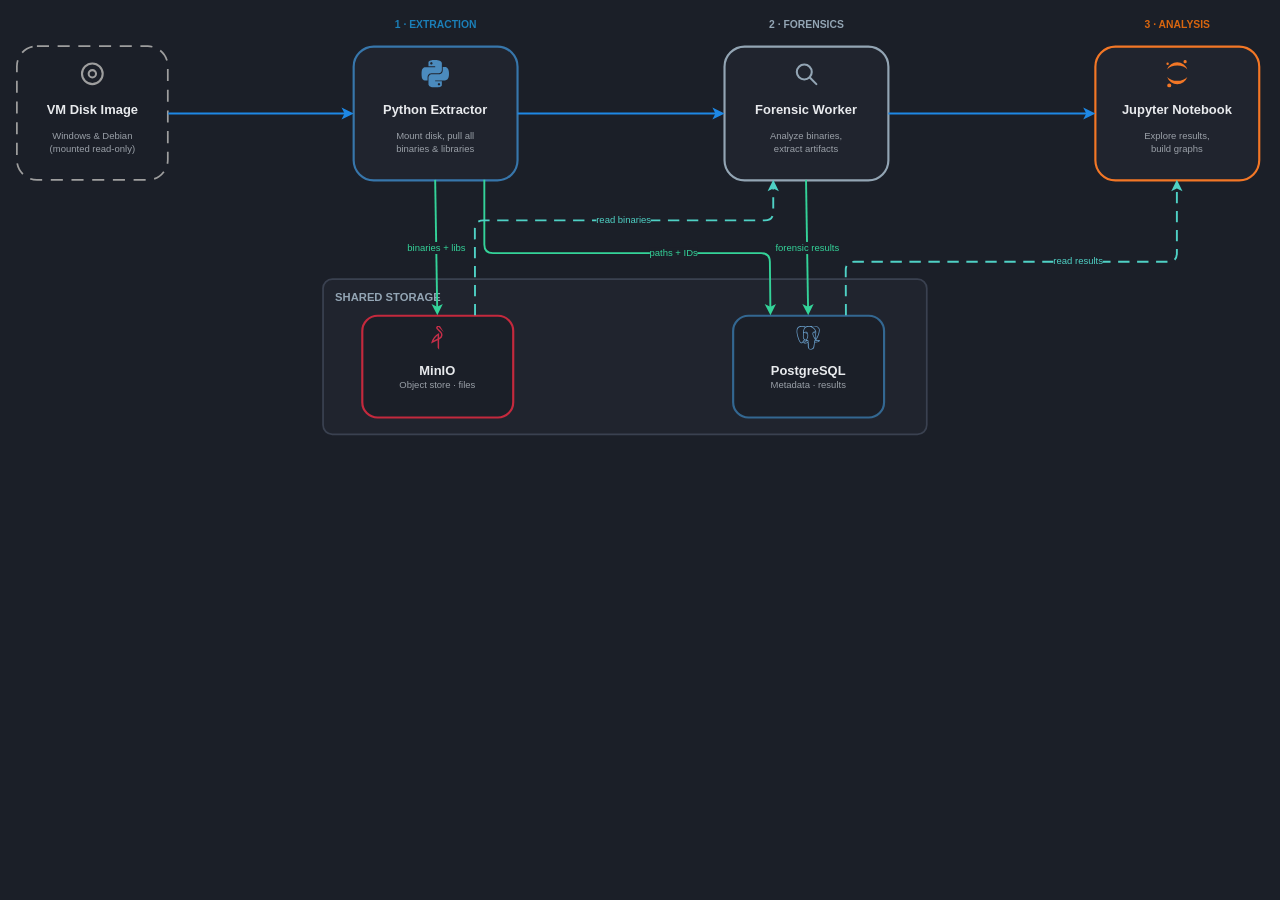
<file: images/binary-forensic-pipeline.html>
<!DOCTYPE html>
<html lang="en">
<head>
<meta charset="utf-8">
<meta name="viewport" content="width=device-width, initial-scale=1">
<title>Binary Forensic Pipeline</title>
<style>
  :root { color-scheme: dark; }
  * { box-sizing: border-box; }
  body {
    margin: 0;
    font-family: 'Helvetica Neue', Arial, sans-serif;
    background: #1b1f28;
    color: #e8eaed;
  }
  .diagram-card {
    padding: 16px;
  }
  .diagram-card svg {
    display: block;
    width: 100%;
    height: auto;
  }
</style>
</head>
<body>
  <div class="diagram-card">
<svg xmlns="http://www.w3.org/2000/svg" style="background: transparent; background-color: transparent; color-scheme: light dark;" xmlns:xlink="http://www.w3.org/1999/xlink" version="1.1" viewBox="0 0 1447 487"><defs/><g><g data-cell-id="0"><g data-cell-id="1"><g data-cell-id="eb-1"><g transform="translate(0.5,0.5)"><rect x="386" y="0" width="200" height="20" fill="none" stroke="none" pointer-events="all"/></g><g><g><switch><foreignObject style="overflow: visible; text-align: left;" pointer-events="none" width="100%" height="100%" requiredFeatures="http://www.w3.org/TR/SVG11/feature#Extensibility"><div xmlns="http://www.w3.org/1999/xhtml" style="display: flex; align-items: unsafe center; justify-content: unsafe center; width: 1px; height: 1px; padding-top: 10px; margin-left: 486px;"><div style="box-sizing: border-box; font-size: 0; text-align: center; color: #1B7FB8; "><div style="display: inline-block; font-size: 12px; font-family: Helvetica; color: light-dark(#1B7FB8, #479dce); line-height: 1.2; pointer-events: all; font-weight: bold; white-space: nowrap; ">1 · EXTRACTION</div></div></div></foreignObject></switch></g></g></g><g data-cell-id="eb-2"><g transform="translate(0.5,0.5)"><rect x="816" y="0" width="200" height="20" fill="none" stroke="none" pointer-events="all"/></g><g><g><switch><foreignObject style="overflow: visible; text-align: left;" pointer-events="none" width="100%" height="100%" requiredFeatures="http://www.w3.org/TR/SVG11/feature#Extensibility"><div xmlns="http://www.w3.org/1999/xhtml" style="display: flex; align-items: unsafe center; justify-content: unsafe center; width: 1px; height: 1px; padding-top: 10px; margin-left: 916px;"><div style="box-sizing: border-box; font-size: 0; text-align: center; color: #93A5B4; "><div style="display: inline-block; font-size: 12px; font-family: Helvetica; color: light-dark(#93A5B4, #546471); line-height: 1.2; pointer-events: all; font-weight: bold; white-space: nowrap; ">2 · FORENSICS</div></div></div></foreignObject></switch></g></g></g><g data-cell-id="eb-3"><g transform="translate(0.5,0.5)"><rect x="1246" y="0" width="200" height="20" fill="none" stroke="none" pointer-events="all"/></g><g><g><switch><foreignObject style="overflow: visible; text-align: left;" pointer-events="none" width="100%" height="100%" requiredFeatures="http://www.w3.org/TR/SVG11/feature#Extensibility"><div xmlns="http://www.w3.org/1999/xhtml" style="display: flex; align-items: unsafe center; justify-content: unsafe center; width: 1px; height: 1px; padding-top: 10px; margin-left: 1346px;"><div style="box-sizing: border-box; font-size: 0; text-align: center; color: #D9660F; "><div style="display: inline-block; font-size: 12px; font-family: Helvetica; color: light-dark(#D9660F, #d8762b); line-height: 1.2; pointer-events: all; font-weight: bold; white-space: nowrap; ">3 · ANALYSIS</div></div></div></foreignObject></switch></g></g></g><g data-cell-id="vmdisk"><g><rect x="1" y="35" width="175" height="155" rx="23.25" ry="23.25" fill="none" stroke="#9e9e9e" stroke-width="2" stroke-dasharray="14 10" pointer-events="all" style="stroke: light-dark(rgb(158, 158, 158), rgb(101, 101, 101));"/></g><g><g><switch><foreignObject style="overflow: visible; text-align: left;" pointer-events="none" width="100%" height="100%" requiredFeatures="http://www.w3.org/TR/SVG11/feature#Extensibility"><div xmlns="http://www.w3.org/1999/xhtml" style="display: flex; align-items: unsafe flex-start; justify-content: unsafe center; width: 173px; height: 1px; padding-top: 100px; margin-left: 2px;"><div style="box-sizing: border-box; font-size: 0; text-align: center; color: #000000; "><div style="display: inline-block; font-size: 12px; font-family: Helvetica; color: light-dark(#000000, #ffffff); line-height: 1.2; pointer-events: all; white-space: normal; word-wrap: normal; "><b style="font-size: 15px; color: light-dark(rgb(232, 234, 237), rgb(34, 36, 39));">VM Disk Image</b><br /><br /><span style="font-size: 11px; color: light-dark(rgb(154, 160, 168), rgb(96, 101, 108));">Windows &amp; Debian<br />(mounted read-only)</span></div></div></div></foreignObject></switch></g></g><g data-cell-id="vmdisk-ic"><g><image width="32" height="32" xlink:href="[data-uri]" x="72.5" y="51"/></g></g></g><g data-cell-id="python"><g transform="translate(0.5,0.5)"><rect x="391" y="35" width="190" height="155" rx="23.25" ry="23.25" fill="#20242e" stroke="#3776ab" stroke-width="2.5" pointer-events="all" style="fill: light-dark(rgb(32, 36, 46), rgb(203, 207, 215)); stroke: light-dark(rgb(55, 118, 171), rgb(98, 152, 198));"/></g><g><g><switch><foreignObject style="overflow: visible; text-align: left;" pointer-events="none" width="100%" height="100%" requiredFeatures="http://www.w3.org/TR/SVG11/feature#Extensibility"><div xmlns="http://www.w3.org/1999/xhtml" style="display: flex; align-items: unsafe flex-start; justify-content: unsafe center; width: 188px; height: 1px; padding-top: 100px; margin-left: 392px;"><div style="box-sizing: border-box; font-size: 0; text-align: center; color: #000000; "><div style="display: inline-block; font-size: 12px; font-family: Helvetica; color: light-dark(#000000, #ffffff); line-height: 1.2; pointer-events: all; white-space: normal; word-wrap: normal; "><b style="font-size: 15px; color: light-dark(rgb(232, 234, 237), rgb(34, 36, 39));">Python Extractor</b><br /><br /><span style="font-size: 11px; color: light-dark(rgb(154, 160, 168), rgb(96, 101, 108));">Mount disk, pull all<br />binaries &amp; libraries</span></div></div></div></foreignObject></switch></g></g><g data-cell-id="python-ic"><g><image width="32" height="32" xlink:href="[data-uri]" x="470" y="51"/></g></g></g><g data-cell-id="forensic"><g transform="translate(0.5,0.5)"><rect x="821" y="35" width="190" height="155" rx="23.25" ry="23.25" fill="#20242e" stroke="#93a5b4" stroke-width="2.5" pointer-events="all" style="fill: light-dark(rgb(32, 36, 46), rgb(203, 207, 215)); stroke: light-dark(rgb(147, 165, 180), rgb(84, 100, 113));"/></g><g><g><switch><foreignObject style="overflow: visible; text-align: left;" pointer-events="none" width="100%" height="100%" requiredFeatures="http://www.w3.org/TR/SVG11/feature#Extensibility"><div xmlns="http://www.w3.org/1999/xhtml" style="display: flex; align-items: unsafe flex-start; justify-content: unsafe center; width: 188px; height: 1px; padding-top: 100px; margin-left: 822px;"><div style="box-sizing: border-box; font-size: 0; text-align: center; color: #000000; "><div style="display: inline-block; font-size: 12px; font-family: Helvetica; color: light-dark(#000000, #ffffff); line-height: 1.2; pointer-events: all; white-space: normal; word-wrap: normal; "><b style="font-size: 15px; color: light-dark(rgb(232, 234, 237), rgb(34, 36, 39));">Forensic Worker</b><br /><br /><span style="font-size: 11px; color: light-dark(rgb(154, 160, 168), rgb(96, 101, 108));">Analyze binaries,<br />extract artifacts</span></div></div></div></foreignObject></switch></g></g><g data-cell-id="forensic-ic"><g><image width="32" height="32" xlink:href="[data-uri]" x="900" y="51"/></g></g></g><g data-cell-id="jupyter"><g transform="translate(0.5,0.5)"><rect x="1251" y="35" width="190" height="155" rx="23.25" ry="23.25" fill="#20242e" stroke="#f37726" stroke-width="2.5" pointer-events="all" style="fill: light-dark(rgb(32, 36, 46), rgb(203, 207, 215)); stroke: light-dark(rgb(243, 119, 38), rgb(206, 99, 30));"/></g><g><g><switch><foreignObject style="overflow: visible; text-align: left;" pointer-events="none" width="100%" height="100%" requiredFeatures="http://www.w3.org/TR/SVG11/feature#Extensibility"><div xmlns="http://www.w3.org/1999/xhtml" style="display: flex; align-items: unsafe flex-start; justify-content: unsafe center; width: 188px; height: 1px; padding-top: 100px; margin-left: 1252px;"><div style="box-sizing: border-box; font-size: 0; text-align: center; color: #000000; "><div style="display: inline-block; font-size: 12px; font-family: Helvetica; color: light-dark(#000000, #ffffff); line-height: 1.2; pointer-events: all; white-space: normal; word-wrap: normal; "><b style="font-size: 15px; color: light-dark(rgb(232, 234, 237), rgb(34, 36, 39));">Jupyter Notebook</b><br /><br /><span style="font-size: 11px; color: light-dark(rgb(154, 160, 168), rgb(96, 101, 108));">Explore results,<br />build graphs</span></div></div></div></foreignObject></switch></g></g><g data-cell-id="jupyter-ic"><g><image width="32" height="32" xlink:href="[data-uri]" x="1330" y="51"/></g></g></g><g data-cell-id="storage"><g><rect x="356" y="305" width="700" height="180" rx="10.8" ry="10.8" fill="#20242e" stroke="#3a4150" stroke-width="2" pointer-events="all" style="fill: light-dark(rgb(32, 36, 46), rgb(203, 207, 215)); stroke: light-dark(rgb(58, 65, 80), rgb(176, 182, 195));"/></g><g><g><switch><foreignObject style="overflow: visible; text-align: left;" pointer-events="none" width="100%" height="100%" requiredFeatures="http://www.w3.org/TR/SVG11/feature#Extensibility"><div xmlns="http://www.w3.org/1999/xhtml" style="display: flex; align-items: unsafe flex-start; justify-content: unsafe flex-start; width: 686px; height: 1px; padding-top: 318px; margin-left: 370px;"><div style="box-sizing: border-box; font-size: 0; text-align: left; color: #93A5B4; "><div style="display: inline-block; font-size: 13px; font-family: Helvetica; color: light-dark(#93A5B4, #546471); line-height: 1.2; pointer-events: all; font-weight: bold; white-space: normal; word-wrap: normal; ">SHARED STORAGE</div></div></div></foreignObject></switch></g></g></g><g data-cell-id="minio"><g transform="translate(0.5,0.5)"><rect x="401" y="347" width="175" height="118" rx="17.7" ry="17.7" fill="#1b1f28" stroke="#c4293d" stroke-width="2.5" pointer-events="all" style="fill: light-dark(rgb(27, 31, 40), rgb(207, 211, 218)); stroke: light-dark(rgb(196, 41, 61), rgb(255, 143, 160));"/></g><g><g><switch><foreignObject style="overflow: visible; text-align: left;" pointer-events="none" width="100%" height="100%" requiredFeatures="http://www.w3.org/TR/SVG11/feature#Extensibility"><div xmlns="http://www.w3.org/1999/xhtml" style="display: flex; align-items: unsafe flex-start; justify-content: unsafe center; width: 173px; height: 1px; padding-top: 402px; margin-left: 402px;"><div style="box-sizing: border-box; font-size: 0; text-align: center; color: #000000; "><div style="display: inline-block; font-size: 12px; font-family: Helvetica; color: light-dark(#000000, #ffffff); line-height: 1.2; pointer-events: all; white-space: normal; word-wrap: normal; "><b style="font-size: 15px; color: light-dark(rgb(232, 234, 237), rgb(34, 36, 39));">MinIO</b><br /><span style="font-size: 11px; color: light-dark(rgb(154, 160, 168), rgb(96, 101, 108));">Object store · files</span></div></div></div></foreignObject></switch></g></g><g data-cell-id="minio-ic"><g><image width="28" height="28" xlink:href="[data-uri]" x="474.5" y="359"/></g></g></g><g data-cell-id="postgres"><g transform="translate(0.5,0.5)"><rect x="831" y="347" width="175" height="118" rx="17.7" ry="17.7" fill="#1b1f28" stroke="#336791" stroke-width="2.5" pointer-events="all" style="fill: light-dark(rgb(27, 31, 40), rgb(207, 211, 218)); stroke: light-dark(rgb(51, 103, 145), rgb(118, 162, 199));"/></g><g><g><switch><foreignObject style="overflow: visible; text-align: left;" pointer-events="none" width="100%" height="100%" requiredFeatures="http://www.w3.org/TR/SVG11/feature#Extensibility"><div xmlns="http://www.w3.org/1999/xhtml" style="display: flex; align-items: unsafe flex-start; justify-content: unsafe center; width: 173px; height: 1px; padding-top: 402px; margin-left: 832px;"><div style="box-sizing: border-box; font-size: 0; text-align: center; color: #000000; "><div style="display: inline-block; font-size: 12px; font-family: Helvetica; color: light-dark(#000000, #ffffff); line-height: 1.2; pointer-events: all; white-space: normal; word-wrap: normal; "><b style="font-size: 15px; color: light-dark(rgb(232, 234, 237), rgb(34, 36, 39));">PostgreSQL</b><br /><span style="font-size: 11px; color: light-dark(rgb(154, 160, 168), rgb(96, 101, 108));">Metadata · results</span></div></div></div></foreignObject></switch></g></g><g data-cell-id="postgres-ic"><g><image width="28" height="28" xlink:href="[data-uri]" x="904.5" y="359"/></g></g></g><g data-cell-id="p1"><g transform="translate(0.5,0.5)"><path d="M 176 112.5 L 381.83 112.5" fill="none" stroke="#1e88e5" stroke-width="2.5" stroke-miterlimit="10" pointer-events="stroke" style="stroke: light-dark(rgb(30, 136, 229), rgb(56, 147, 227));"/><path d="M 388.2 112.5 L 379.7 116.75 L 381.83 112.5 L 379.7 108.25 Z" fill="#1e88e5" stroke="#1e88e5" stroke-width="2.5" stroke-miterlimit="10" pointer-events="all" style="fill: light-dark(rgb(30, 136, 229), rgb(56, 147, 227)); stroke: light-dark(rgb(30, 136, 229), rgb(56, 147, 227));"/></g></g><g data-cell-id="p2"><g transform="translate(0.5,0.5)"><path d="M 581 112.5 L 811.83 112.5" fill="none" stroke="#1e88e5" stroke-width="2.5" stroke-miterlimit="10" pointer-events="stroke" style="stroke: light-dark(rgb(30, 136, 229), rgb(56, 147, 227));"/><path d="M 818.21 112.5 L 809.71 116.75 L 811.83 112.5 L 809.71 108.25 Z" fill="#1e88e5" stroke="#1e88e5" stroke-width="2.5" stroke-miterlimit="10" pointer-events="all" style="fill: light-dark(rgb(30, 136, 229), rgb(56, 147, 227)); stroke: light-dark(rgb(30, 136, 229), rgb(56, 147, 227));"/></g></g><g data-cell-id="p3"><g transform="translate(0.5,0.5)"><path d="M 1011 112.5 L 1241.83 112.5" fill="none" stroke="#1e88e5" stroke-width="2.5" stroke-miterlimit="10" pointer-events="stroke" style="stroke: light-dark(rgb(30, 136, 229), rgb(56, 147, 227));"/><path d="M 1248.2 112.5 L 1239.7 116.75 L 1241.83 112.5 L 1239.7 108.25 Z" fill="#1e88e5" stroke="#1e88e5" stroke-width="2.5" stroke-miterlimit="10" pointer-events="all" style="fill: light-dark(rgb(30, 136, 229), rgb(56, 147, 227)); stroke: light-dark(rgb(30, 136, 229), rgb(56, 147, 227));"/></g></g><g data-cell-id="w1"><g><path d="M 486 190 L 488.36 338.39" fill="none" stroke="#34d399" stroke-width="2.2" stroke-miterlimit="10" pointer-events="stroke" style="stroke: light-dark(rgb(52, 211, 153), rgb(0, 121, 71));"/><path d="M 488.46 344.54 L 484.23 336.41 L 488.36 338.39 L 492.43 336.28 Z" fill="#34d399" stroke="#34d399" stroke-width="2.2" stroke-miterlimit="10" pointer-events="all" style="fill: light-dark(rgb(52, 211, 153), rgb(0, 121, 71)); stroke: light-dark(rgb(52, 211, 153), rgb(0, 121, 71));"/></g><g><g><switch><foreignObject style="overflow: visible; text-align: left;" pointer-events="none" width="100%" height="100%" requiredFeatures="http://www.w3.org/TR/SVG11/feature#Extensibility"><div xmlns="http://www.w3.org/1999/xhtml" style="display: flex; align-items: unsafe center; justify-content: unsafe center; width: 1px; height: 1px; padding-top: 269px; margin-left: 487px;"><div style="box-sizing: border-box; font-size: 0; text-align: center; color: #34D399; background-color: #1b1f28; "><div style="display: inline-block; font-size: 11px; font-family: Helvetica; color: light-dark(#34D399, #007947); line-height: 1.2; pointer-events: all; background-color: light-dark(#1b1f28, #cfd3da); white-space: nowrap; ">binaries + libs</div></div></div></foreignObject></switch></g></g></g><g data-cell-id="w2"><g><path d="M 543 190 L 543 265 Q 543 275 553 275 L 864 275 Q 874 275 874.1 285 L 874.66 338.39" fill="none" stroke="#34d399" stroke-width="2.2" stroke-miterlimit="10" pointer-events="stroke" style="stroke: light-dark(rgb(52, 211, 153), rgb(0, 121, 71));"/><path d="M 874.72 344.54 L 870.54 336.38 L 874.66 338.39 L 878.74 336.3 Z" fill="#34d399" stroke="#34d399" stroke-width="2.2" stroke-miterlimit="10" pointer-events="all" style="fill: light-dark(rgb(52, 211, 153), rgb(0, 121, 71)); stroke: light-dark(rgb(52, 211, 153), rgb(0, 121, 71));"/></g><g><g><switch><foreignObject style="overflow: visible; text-align: left;" pointer-events="none" width="100%" height="100%" requiredFeatures="http://www.w3.org/TR/SVG11/feature#Extensibility"><div xmlns="http://www.w3.org/1999/xhtml" style="display: flex; align-items: unsafe center; justify-content: unsafe center; width: 1px; height: 1px; padding-top: 275px; margin-left: 762px;"><div style="box-sizing: border-box; font-size: 0; text-align: center; color: #34D399; background-color: #1b1f28; "><div style="display: inline-block; font-size: 11px; font-family: Helvetica; color: light-dark(#34D399, #007947); line-height: 1.2; pointer-events: all; background-color: light-dark(#1b1f28, #cfd3da); white-space: nowrap; ">paths + IDs</div></div></div></foreignObject></switch></g></g></g><g data-cell-id="w3"><g><path d="M 916 190 L 918.36 338.39" fill="none" stroke="#34d399" stroke-width="2.2" stroke-miterlimit="10" pointer-events="stroke" style="stroke: light-dark(rgb(52, 211, 153), rgb(0, 121, 71));"/><path d="M 918.46 344.54 L 914.23 336.41 L 918.36 338.39 L 922.43 336.28 Z" fill="#34d399" stroke="#34d399" stroke-width="2.2" stroke-miterlimit="10" pointer-events="all" style="fill: light-dark(rgb(52, 211, 153), rgb(0, 121, 71)); stroke: light-dark(rgb(52, 211, 153), rgb(0, 121, 71));"/></g><g><g><switch><foreignObject style="overflow: visible; text-align: left;" pointer-events="none" width="100%" height="100%" requiredFeatures="http://www.w3.org/TR/SVG11/feature#Extensibility"><div xmlns="http://www.w3.org/1999/xhtml" style="display: flex; align-items: unsafe center; justify-content: unsafe center; width: 1px; height: 1px; padding-top: 269px; margin-left: 917px;"><div style="box-sizing: border-box; font-size: 0; text-align: center; color: #34D399; background-color: #1b1f28; "><div style="display: inline-block; font-size: 11px; font-family: Helvetica; color: light-dark(#34D399, #007947); line-height: 1.2; pointer-events: all; background-color: light-dark(#1b1f28, #cfd3da); white-space: nowrap; ">forensic results</div></div></div></foreignObject></switch></g></g></g><g data-cell-id="r1"><g><path d="M 532.25 347 L 532.02 247 Q 532 237 542 237 L 868 237 Q 878 237 878 227 L 878 198.61" fill="none" stroke="#4fd1c5" stroke-width="2.2" stroke-miterlimit="10" stroke-dasharray="13.2 8.8" pointer-events="stroke" style="stroke: light-dark(rgb(79, 209, 197), rgb(0, 106, 95));"/><path d="M 878 192.46 L 882.1 200.66 L 878 198.61 L 873.9 200.66 Z" fill="#4fd1c5" stroke="#4fd1c5" stroke-width="2.2" stroke-miterlimit="10" pointer-events="all" style="fill: light-dark(rgb(79, 209, 197), rgb(0, 106, 95)); stroke: light-dark(rgb(79, 209, 197), rgb(0, 106, 95));"/></g><g><g><switch><foreignObject style="overflow: visible; text-align: left;" pointer-events="none" width="100%" height="100%" requiredFeatures="http://www.w3.org/TR/SVG11/feature#Extensibility"><div xmlns="http://www.w3.org/1999/xhtml" style="display: flex; align-items: unsafe center; justify-content: unsafe center; width: 1px; height: 1px; padding-top: 237px; margin-left: 704px;"><div style="box-sizing: border-box; font-size: 0; text-align: center; color: #4fd1c5; background-color: #1b1f28; "><div style="display: inline-block; font-size: 11px; font-family: Helvetica; color: light-dark(#4fd1c5, #006a5f); line-height: 1.2; pointer-events: all; background-color: light-dark(#1b1f28, #cfd3da); white-space: nowrap; ">read binaries</div></div></div></foreignObject></switch></g></g></g><g data-cell-id="r2"><g><path d="M 962.25 347 L 962.04 295 Q 962 285 972 285 L 1336 285 Q 1346 285 1346 275 L 1346 198.61" fill="none" stroke="#4fd1c5" stroke-width="2.2" stroke-miterlimit="10" stroke-dasharray="13.2 8.8" pointer-events="stroke" style="stroke: light-dark(rgb(79, 209, 197), rgb(0, 106, 95));"/><path d="M 1346 192.46 L 1350.1 200.66 L 1346 198.61 L 1341.9 200.66 Z" fill="#4fd1c5" stroke="#4fd1c5" stroke-width="2.2" stroke-miterlimit="10" pointer-events="all" style="fill: light-dark(rgb(79, 209, 197), rgb(0, 106, 95)); stroke: light-dark(rgb(79, 209, 197), rgb(0, 106, 95));"/></g><g><g><switch><foreignObject style="overflow: visible; text-align: left;" pointer-events="none" width="100%" height="100%" requiredFeatures="http://www.w3.org/TR/SVG11/feature#Extensibility"><div xmlns="http://www.w3.org/1999/xhtml" style="display: flex; align-items: unsafe center; justify-content: unsafe center; width: 1px; height: 1px; padding-top: 285px; margin-left: 1231px;"><div style="box-sizing: border-box; font-size: 0; text-align: center; color: #4fd1c5; background-color: #1b1f28; "><div style="display: inline-block; font-size: 11px; font-family: Helvetica; color: light-dark(#4fd1c5, #006a5f); line-height: 1.2; pointer-events: all; background-color: light-dark(#1b1f28, #cfd3da); white-space: nowrap; ">read results</div></div></div></foreignObject></switch></g></g></g></g></g></g><switch><g requiredFeatures="http://www.w3.org/TR/SVG11/feature#Extensibility"/><a transform="translate(0,-5)" xlink:href="https://www.drawio.com/doc/faq/svg-export-text-problems" target="_blank"><text text-anchor="middle" font-size="10px" x="50%" y="100%">Text is not SVG - cannot display</text></a></switch></svg><!-- codespell:ignore -->
  </div>
</body>
</html>
</file>
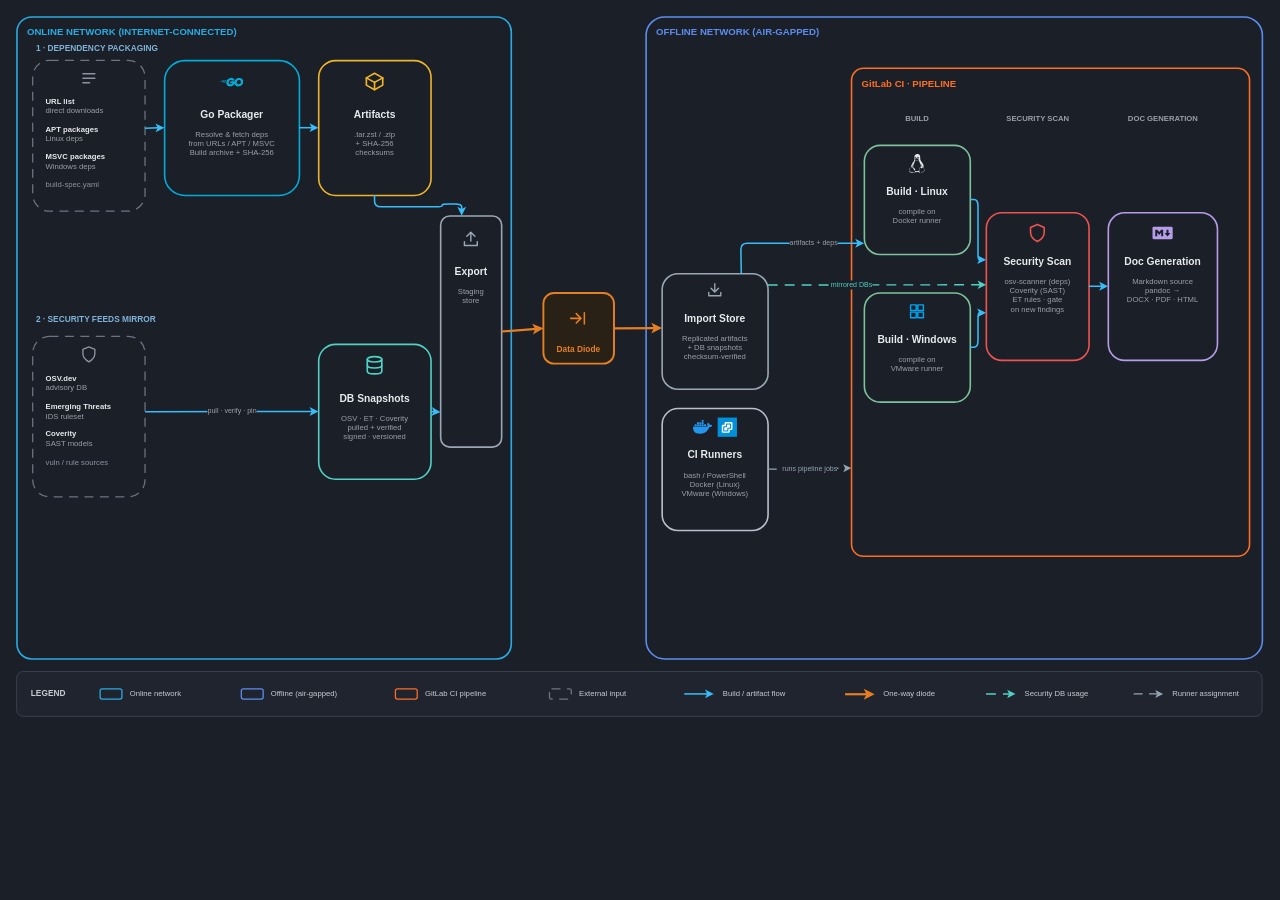
<file: images/cicd-security-pipeline.html>
<!DOCTYPE html>
<html lang="en">
<head>
<meta charset="utf-8">
<meta name="viewport" content="width=device-width, initial-scale=1">
<title>CI/CD Security Pipeline</title>
<style>
  :root { color-scheme: dark; }
  * { box-sizing: border-box; }
  body {
    margin: 0;
    font-family: 'Helvetica Neue', Arial, sans-serif;
    background: #1b1f28;
    color: #e8eaed;
  }
  .diagram-card {
    padding: 16px;
  }
  .diagram-card svg {
    display: block;
    width: 100%;
    height: auto;
  }
</style>
</head>
<body>
  <div class="diagram-card">
<svg xmlns="http://www.w3.org/2000/svg" style="background: transparent; background-color: transparent; color-scheme: light dark;" xmlns:xlink="http://www.w3.org/1999/xlink" version="1.1" viewBox="0 0 1944 1093"><defs/><g><g data-cell-id="0"><g data-cell-id="1"><g data-cell-id="zone-online"><g transform="translate(0.5,0.5)"><rect x="1" y="1" width="770" height="1000" rx="23.1" ry="23.1" fill="none" stroke="#29abe2" stroke-width="2.5" pointer-events="all" style="stroke: light-dark(rgb(41, 171, 226), rgb(19, 131, 178));"/></g><g><g><switch><foreignObject style="overflow: visible; text-align: left;" pointer-events="none" width="100%" height="100%" requiredFeatures="http://www.w3.org/TR/SVG11/feature#Extensibility"><div xmlns="http://www.w3.org/1999/xhtml" style="display: flex; align-items: unsafe flex-start; justify-content: unsafe flex-start; width: 754px; height: 1px; padding-top: 16px; margin-left: 17px;"><div style="box-sizing: border-box; font-size: 0; text-align: left; color: #29ABE2; "><div style="display: inline-block; font-size: 15px; font-family: Helvetica; color: light-dark(#29ABE2, #1383b2); line-height: 1.2; pointer-events: all; font-weight: bold; white-space: normal; word-wrap: normal; ">ONLINE NETWORK (INTERNET-CONNECTED)</div></div></div></foreignObject></switch></g></g></g><g data-cell-id="zone-offline"><g transform="translate(0.5,0.5)"><rect x="981" y="1" width="960" height="1000" rx="28.8" ry="28.8" fill="none" stroke="#5b8def" stroke-width="2.5" pointer-events="all" style="stroke: light-dark(rgb(91, 141, 239), rgb(79, 122, 206));"/></g><g><g><switch><foreignObject style="overflow: visible; text-align: left;" pointer-events="none" width="100%" height="100%" requiredFeatures="http://www.w3.org/TR/SVG11/feature#Extensibility"><div xmlns="http://www.w3.org/1999/xhtml" style="display: flex; align-items: unsafe flex-start; justify-content: unsafe flex-start; width: 944px; height: 1px; padding-top: 16px; margin-left: 997px;"><div style="box-sizing: border-box; font-size: 0; text-align: left; color: #5B8DEF; "><div style="display: inline-block; font-size: 15px; font-family: Helvetica; color: light-dark(#5B8DEF, #4f7ace); line-height: 1.2; pointer-events: all; font-weight: bold; white-space: normal; word-wrap: normal; ">OFFLINE NETWORK (AIR-GAPPED)</div></div></div></foreignObject></switch></g></g></g><g data-cell-id="zone-gitlab"><g transform="translate(0.5,0.5)"><rect x="1301" y="81" width="620" height="760" rx="18.6" ry="18.6" fill="none" stroke="#fc6d26" stroke-width="2.5" pointer-events="all" style="stroke: light-dark(rgb(252, 109, 38), rgb(223, 100, 39));"/></g><g><g><switch><foreignObject style="overflow: visible; text-align: left;" pointer-events="none" width="100%" height="100%" requiredFeatures="http://www.w3.org/TR/SVG11/feature#Extensibility"><div xmlns="http://www.w3.org/1999/xhtml" style="display: flex; align-items: unsafe flex-start; justify-content: unsafe flex-start; width: 604px; height: 1px; padding-top: 96px; margin-left: 1317px;"><div style="box-sizing: border-box; font-size: 0; text-align: left; color: #FC6D26; "><div style="display: inline-block; font-size: 15px; font-family: Helvetica; color: light-dark(#FC6D26, #df6427); line-height: 1.2; pointer-events: all; font-weight: bold; white-space: normal; word-wrap: normal; ">GitLab CI  ·  PIPELINE</div></div></div></foreignObject></switch></g></g></g><g data-cell-id="eb-1"><g transform="translate(0.5,0.5)"><rect x="29" y="41" width="280" height="18" fill="none" stroke="none" pointer-events="all"/></g><g><g><switch><foreignObject style="overflow: visible; text-align: left;" pointer-events="none" width="100%" height="100%" requiredFeatures="http://www.w3.org/TR/SVG11/feature#Extensibility"><div xmlns="http://www.w3.org/1999/xhtml" style="display: flex; align-items: unsafe center; justify-content: unsafe flex-start; width: 1px; height: 1px; padding-top: 50px; margin-left: 31px;"><div style="box-sizing: border-box; font-size: 0; text-align: left; color: #7FB2D8; "><div style="display: inline-block; font-size: 13px; font-family: Helvetica; color: light-dark(#7FB2D8, #366283); line-height: 1.2; pointer-events: all; font-weight: bold; white-space: nowrap; ">1 · DEPENDENCY PACKAGING</div></div></div></foreignObject></switch></g></g></g><g data-cell-id="eb-2"><g transform="translate(0.5,0.5)"><rect x="29" y="463" width="280" height="18" fill="none" stroke="none" pointer-events="all"/></g><g><g><switch><foreignObject style="overflow: visible; text-align: left;" pointer-events="none" width="100%" height="100%" requiredFeatures="http://www.w3.org/TR/SVG11/feature#Extensibility"><div xmlns="http://www.w3.org/1999/xhtml" style="display: flex; align-items: unsafe center; justify-content: unsafe flex-start; width: 1px; height: 1px; padding-top: 472px; margin-left: 31px;"><div style="box-sizing: border-box; font-size: 0; text-align: left; color: #7FB2D8; "><div style="display: inline-block; font-size: 13px; font-family: Helvetica; color: light-dark(#7FB2D8, #366283); line-height: 1.2; pointer-events: all; font-weight: bold; white-space: nowrap; ">2 · SECURITY FEEDS MIRROR</div></div></div></foreignObject></switch></g></g></g><g data-cell-id="eb-build"><g transform="translate(0.5,0.5)"><rect x="1323" y="151" width="160" height="18" fill="none" stroke="none" pointer-events="all"/></g><g><g><switch><foreignObject style="overflow: visible; text-align: left;" pointer-events="none" width="100%" height="100%" requiredFeatures="http://www.w3.org/TR/SVG11/feature#Extensibility"><div xmlns="http://www.w3.org/1999/xhtml" style="display: flex; align-items: unsafe center; justify-content: unsafe center; width: 1px; height: 1px; padding-top: 160px; margin-left: 1403px;"><div style="box-sizing: border-box; font-size: 0; text-align: center; color: #9aa0a8; "><div style="display: inline-block; font-size: 12px; font-family: Helvetica; color: light-dark(#9aa0a8, #60656c); line-height: 1.2; pointer-events: all; font-weight: bold; white-space: nowrap; ">BUILD</div></div></div></foreignObject></switch></g></g></g><g data-cell-id="eb-scan"><g transform="translate(0.5,0.5)"><rect x="1511" y="151" width="160" height="18" fill="none" stroke="none" pointer-events="all"/></g><g><g><switch><foreignObject style="overflow: visible; text-align: left;" pointer-events="none" width="100%" height="100%" requiredFeatures="http://www.w3.org/TR/SVG11/feature#Extensibility"><div xmlns="http://www.w3.org/1999/xhtml" style="display: flex; align-items: unsafe center; justify-content: unsafe center; width: 1px; height: 1px; padding-top: 160px; margin-left: 1591px;"><div style="box-sizing: border-box; font-size: 0; text-align: center; color: #9aa0a8; "><div style="display: inline-block; font-size: 12px; font-family: Helvetica; color: light-dark(#9aa0a8, #60656c); line-height: 1.2; pointer-events: all; font-weight: bold; white-space: nowrap; ">SECURITY SCAN</div></div></div></foreignObject></switch></g></g></g><g data-cell-id="eb-doc"><g transform="translate(0.5,0.5)"><rect x="1701" y="151" width="170" height="18" fill="none" stroke="none" pointer-events="all"/></g><g><g><switch><foreignObject style="overflow: visible; text-align: left;" pointer-events="none" width="100%" height="100%" requiredFeatures="http://www.w3.org/TR/SVG11/feature#Extensibility"><div xmlns="http://www.w3.org/1999/xhtml" style="display: flex; align-items: unsafe center; justify-content: unsafe center; width: 1px; height: 1px; padding-top: 160px; margin-left: 1786px;"><div style="box-sizing: border-box; font-size: 0; text-align: center; color: #9aa0a8; "><div style="display: inline-block; font-size: 12px; font-family: Helvetica; color: light-dark(#9aa0a8, #60656c); line-height: 1.2; pointer-events: all; font-weight: bold; white-space: nowrap; ">DOC GENERATION</div></div></div></foreignObject></switch></g></g></g><g data-cell-id="buildspec"><g><rect x="26" y="69" width="175" height="235" rx="26.25" ry="26.25" fill="none" stroke="#6b7480" stroke-width="2" stroke-dasharray="14 10" pointer-events="all" style="stroke: light-dark(rgb(107, 116, 128), rgb(131, 139, 149));"/></g><g><g><switch><foreignObject style="overflow: visible; text-align: left;" pointer-events="none" width="100%" height="100%" requiredFeatures="http://www.w3.org/TR/SVG11/feature#Extensibility"><div xmlns="http://www.w3.org/1999/xhtml" style="display: flex; align-items: unsafe flex-start; justify-content: unsafe flex-start; width: 155px; height: 1px; padding-top: 126px; margin-left: 46px;"><div style="box-sizing: border-box; font-size: 0; text-align: left; color: #000000; "><div style="display: inline-block; font-size: 12px; font-family: Helvetica; color: light-dark(#000000, #ffffff); line-height: 1.2; pointer-events: all; white-space: normal; word-wrap: normal; "><span style="font-size: 12px; color: light-dark(rgb(232, 234, 237), rgb(34, 36, 39));"><b>URL list</b><br /><span style="color: light-dark(rgb(154, 160, 168), rgb(96, 101, 108));">direct downloads</span><br /><br /><b>APT packages</b><br /><span style="color: light-dark(rgb(154, 160, 168), rgb(96, 101, 108));">Linux deps</span><br /><br /><b>MSVC packages</b><br /><span style="color: light-dark(rgb(154, 160, 168), rgb(96, 101, 108));">Windows deps</span></span><br /><br /><span style="font-size: 12px; color: light-dark(rgb(139, 149, 161), rgb(102, 111, 121));">build-spec.yaml</span></div></div></div></foreignObject></switch></g></g><g data-cell-id="buildspec-ic"><g><image width="28" height="28" xlink:href="[data-uri]" x="99.5" y="83"/></g></g></g><g data-cell-id="go"><g transform="translate(0.5,0.5)"><rect x="231" y="69" width="210" height="210" rx="31.5" ry="31.5" fill="#1b1f28" stroke="#00add8" stroke-width="2.5" pointer-events="all" style="fill: light-dark(rgb(27, 31, 40), rgb(207, 211, 218)); stroke: light-dark(rgb(0, 173, 216), rgb(0, 146, 183));"/></g><g><g><switch><foreignObject style="overflow: visible; text-align: left;" pointer-events="none" width="100%" height="100%" requiredFeatures="http://www.w3.org/TR/SVG11/feature#Extensibility"><div xmlns="http://www.w3.org/1999/xhtml" style="display: flex; align-items: unsafe flex-start; justify-content: unsafe center; width: 208px; height: 1px; padding-top: 144px; margin-left: 232px;"><div style="box-sizing: border-box; font-size: 0; text-align: center; color: #000000; "><div style="display: inline-block; font-size: 12px; font-family: Helvetica; color: light-dark(#000000, #ffffff); line-height: 1.2; pointer-events: all; white-space: normal; word-wrap: normal; "><b style="font-size: 16px; color: light-dark(rgb(232, 234, 237), rgb(34, 36, 39));">Go Packager</b><br /><br /><span style="font-size: 12px; color: light-dark(rgb(154, 160, 168), rgb(96, 101, 108));">Resolve &amp; fetch deps<br />from URLs / APT / MSVC<br />Build archive + SHA-256</span></div></div></div></foreignObject></switch></g></g><g data-cell-id="go-ic"><g><image width="36" height="36" xlink:href="[data-uri]" x="318" y="85"/></g></g></g><g data-cell-id="artifacts"><g transform="translate(0.5,0.5)"><rect x="471" y="69" width="175" height="210" rx="26.25" ry="26.25" fill="#1b1f28" stroke="#f0b429" stroke-width="2.5" pointer-events="all" style="fill: light-dark(rgb(27, 31, 40), rgb(207, 211, 218)); stroke: light-dark(rgb(240, 180, 41), rgb(129, 78, 0));"/></g><g><g><switch><foreignObject style="overflow: visible; text-align: left;" pointer-events="none" width="100%" height="100%" requiredFeatures="http://www.w3.org/TR/SVG11/feature#Extensibility"><div xmlns="http://www.w3.org/1999/xhtml" style="display: flex; align-items: unsafe flex-start; justify-content: unsafe center; width: 173px; height: 1px; padding-top: 144px; margin-left: 472px;"><div style="box-sizing: border-box; font-size: 0; text-align: center; color: #000000; "><div style="display: inline-block; font-size: 12px; font-family: Helvetica; color: light-dark(#000000, #ffffff); line-height: 1.2; pointer-events: all; white-space: normal; word-wrap: normal; "><b style="font-size: 16px; color: light-dark(rgb(232, 234, 237), rgb(34, 36, 39));">Artifacts</b><br /><br /><span style="font-size: 12px; color: light-dark(rgb(154, 160, 168), rgb(96, 101, 108));">.tar.zst / .zip<br />+ SHA-256<br />checksums</span></div></div></div></foreignObject></switch></g></g><g data-cell-id="artifacts-ic"><g><image width="34" height="34" xlink:href="[data-uri]" x="541.5" y="85"/></g></g></g><g data-cell-id="vulnsrc"><g><rect x="26" y="499" width="175" height="250" rx="26.25" ry="26.25" fill="none" stroke="#6b7480" stroke-width="2" stroke-dasharray="14 10" pointer-events="all" style="stroke: light-dark(rgb(107, 116, 128), rgb(131, 139, 149));"/></g><g><g><switch><foreignObject style="overflow: visible; text-align: left;" pointer-events="none" width="100%" height="100%" requiredFeatures="http://www.w3.org/TR/SVG11/feature#Extensibility"><div xmlns="http://www.w3.org/1999/xhtml" style="display: flex; align-items: unsafe flex-start; justify-content: unsafe flex-start; width: 155px; height: 1px; padding-top: 558px; margin-left: 46px;"><div style="box-sizing: border-box; font-size: 0; text-align: left; color: #000000; "><div style="display: inline-block; font-size: 12px; font-family: Helvetica; color: light-dark(#000000, #ffffff); line-height: 1.2; pointer-events: all; white-space: normal; word-wrap: normal; "><span style="font-size: 12px; color: light-dark(rgb(232, 234, 237), rgb(34, 36, 39));"><b>OSV.dev</b><br /><span style="color: light-dark(rgb(154, 160, 168), rgb(96, 101, 108));">advisory DB</span><br /><br /><b>Emerging Threats</b><br /><span style="color: light-dark(rgb(154, 160, 168), rgb(96, 101, 108));">IDS ruleset</span><br /><br /><b>Coverity</b><br /><span style="color: light-dark(rgb(154, 160, 168), rgb(96, 101, 108));">SAST models</span></span><br /><br /><span style="font-size: 12px; color: light-dark(rgb(139, 149, 161), rgb(102, 111, 121));">vuln / rule sources</span></div></div></div></foreignObject></switch></g></g><g data-cell-id="vulnsrc-ic"><g><image width="28" height="28" xlink:href="[data-uri]" x="99.5" y="513"/></g></g></g><g data-cell-id="dbsnap"><g transform="translate(0.5,0.5)"><rect x="471" y="511" width="175" height="210" rx="26.25" ry="26.25" fill="#1b1f28" stroke="#4fd1c5" stroke-width="2.5" pointer-events="all" style="fill: light-dark(rgb(27, 31, 40), rgb(207, 211, 218)); stroke: light-dark(rgb(79, 209, 197), rgb(0, 106, 95));"/></g><g><g><switch><foreignObject style="overflow: visible; text-align: left;" pointer-events="none" width="100%" height="100%" requiredFeatures="http://www.w3.org/TR/SVG11/feature#Extensibility"><div xmlns="http://www.w3.org/1999/xhtml" style="display: flex; align-items: unsafe flex-start; justify-content: unsafe center; width: 173px; height: 1px; padding-top: 586px; margin-left: 472px;"><div style="box-sizing: border-box; font-size: 0; text-align: center; color: #000000; "><div style="display: inline-block; font-size: 12px; font-family: Helvetica; color: light-dark(#000000, #ffffff); line-height: 1.2; pointer-events: all; white-space: normal; word-wrap: normal; "><b style="font-size: 16px; color: light-dark(rgb(232, 234, 237), rgb(34, 36, 39));">DB Snapshots</b><br /><br /><span style="font-size: 12px; color: light-dark(rgb(154, 160, 168), rgb(96, 101, 108));">OSV · ET · Coverity<br />pulled + verified<br />signed · versioned</span></div></div></div></foreignObject></switch></g></g><g data-cell-id="dbsnap-ic"><g><image width="34" height="34" xlink:href="[data-uri]" x="541.5" y="527"/></g></g></g><g data-cell-id="export"><g transform="translate(0.5,0.5)"><rect x="661" y="311" width="95" height="360" rx="14.25" ry="14.25" fill="#1b1f28" stroke="#9aa7b4" stroke-width="2.5" pointer-events="all" style="fill: light-dark(rgb(27, 31, 40), rgb(207, 211, 218)); stroke: light-dark(rgb(154, 167, 180), rgb(86, 97, 109));"/></g><g><g><switch><foreignObject style="overflow: visible; text-align: left;" pointer-events="none" width="100%" height="100%" requiredFeatures="http://www.w3.org/TR/SVG11/feature#Extensibility"><div xmlns="http://www.w3.org/1999/xhtml" style="display: flex; align-items: unsafe flex-start; justify-content: unsafe center; width: 93px; height: 1px; padding-top: 388px; margin-left: 662px;"><div style="box-sizing: border-box; font-size: 0; text-align: center; color: #000000; "><div style="display: inline-block; font-size: 12px; font-family: Helvetica; color: light-dark(#000000, #ffffff); line-height: 1.2; pointer-events: all; white-space: normal; word-wrap: normal; "><b style="font-size: 16px; color: light-dark(rgb(232, 234, 237), rgb(34, 36, 39));">Export</b><br /><br /><span style="font-size: 12px; color: light-dark(rgb(154, 160, 168), rgb(96, 101, 108));">Staging<br />store</span></div></div></div></foreignObject></switch></g></g><g data-cell-id="export-ic"><g><image width="30" height="30" xlink:href="[data-uri]" x="693.5" y="333"/></g></g></g><g data-cell-id="diode"><g transform="translate(0.5,0.5)"><rect x="821" y="431" width="110" height="110" rx="16.5" ry="16.5" fill="#2a2116" stroke="#e67e22" stroke-width="3" pointer-events="all" style="fill: light-dark(rgb(42, 33, 22), rgb(215, 207, 198)); stroke: light-dark(rgb(230, 126, 34), rgb(192, 102, 23));"/></g><g><g><switch><foreignObject style="overflow: visible; text-align: left;" pointer-events="none" width="100%" height="100%" requiredFeatures="http://www.w3.org/TR/SVG11/feature#Extensibility"><div xmlns="http://www.w3.org/1999/xhtml" style="display: flex; align-items: unsafe flex-end; justify-content: unsafe center; width: 108px; height: 1px; padding-top: 528px; margin-left: 822px;"><div style="box-sizing: border-box; font-size: 0; text-align: center; color: #E67E22; "><div style="display: inline-block; font-size: 13px; font-family: Helvetica; color: light-dark(#E67E22, #c06617); line-height: 1.2; pointer-events: all; white-space: normal; word-wrap: normal; "><b>Data Diode</b></div></div></div></foreignObject></switch></g></g><g data-cell-id="diode-ic"><g><image width="32" height="32" xlink:href="[data-uri]" x="860" y="455"/></g></g></g><g data-cell-id="importstore"><g transform="translate(0.5,0.5)"><rect x="1006" y="401" width="165" height="180" rx="24.75" ry="24.75" fill="#1b1f28" stroke="#9aa7b4" stroke-width="2.5" pointer-events="all" style="fill: light-dark(rgb(27, 31, 40), rgb(207, 211, 218)); stroke: light-dark(rgb(154, 167, 180), rgb(86, 97, 109));"/></g><g><g><switch><foreignObject style="overflow: visible; text-align: left;" pointer-events="none" width="100%" height="100%" requiredFeatures="http://www.w3.org/TR/SVG11/feature#Extensibility"><div xmlns="http://www.w3.org/1999/xhtml" style="display: flex; align-items: unsafe flex-start; justify-content: unsafe center; width: 163px; height: 1px; padding-top: 462px; margin-left: 1007px;"><div style="box-sizing: border-box; font-size: 0; text-align: center; color: #000000; "><div style="display: inline-block; font-size: 12px; font-family: Helvetica; color: light-dark(#000000, #ffffff); line-height: 1.2; pointer-events: all; white-space: normal; word-wrap: normal; "><b style="font-size: 16px; color: light-dark(rgb(232, 234, 237), rgb(34, 36, 39));">Import Store</b><br /><br /><span style="font-size: 12px; color: light-dark(rgb(154, 160, 168), rgb(96, 101, 108));">Replicated artifacts<br />+ DB snapshots<br />checksum-verified</span></div></div></div></foreignObject></switch></g></g><g data-cell-id="importstore-ic"><g><image width="28" height="28" xlink:href="[data-uri]" x="1074.5" y="413"/></g></g></g><g data-cell-id="cirunners"><g transform="translate(0.5,0.5)"><rect x="1006" y="611" width="165" height="190" rx="24.75" ry="24.75" fill="#1b1f28" stroke="#b7c0cc" stroke-width="2.5" pointer-events="all" style="fill: light-dark(rgb(27, 31, 40), rgb(207, 211, 218)); stroke: light-dark(rgb(183, 192, 204), rgb(66, 74, 84));"/></g><g><g><switch><foreignObject style="overflow: visible; text-align: left;" pointer-events="none" width="100%" height="100%" requiredFeatures="http://www.w3.org/TR/SVG11/feature#Extensibility"><div xmlns="http://www.w3.org/1999/xhtml" style="display: flex; align-items: unsafe flex-start; justify-content: unsafe center; width: 163px; height: 1px; padding-top: 674px; margin-left: 1007px;"><div style="box-sizing: border-box; font-size: 0; text-align: center; color: #000000; "><div style="display: inline-block; font-size: 12px; font-family: Helvetica; color: light-dark(#000000, #ffffff); line-height: 1.2; pointer-events: all; white-space: normal; word-wrap: normal; "><b style="font-size: 16px; color: light-dark(rgb(232, 234, 237), rgb(34, 36, 39));">CI Runners</b><br /><br /><span style="font-size: 12px; color: light-dark(rgb(154, 160, 168), rgb(96, 101, 108));">bash / PowerShell<br />Docker (Linux)<br />VMware (Windows)</span></div></div></div></foreignObject></switch></g></g><g data-cell-id="cirunners-ic1"><g><image width="30" height="30" xlink:href="[data-uri]" x="1054.5" y="625"/></g></g><g data-cell-id="cirunners-ic2"><g transform="translate(0.5,0.5)"><rect x="1092.5" y="625" width="30" height="30" fill="none" stroke="none" pointer-events="all"/><path d="M 1092.5 625 L 1092.5 655 L 1122.5 655 L 1122.5 625 Z" fill="#0091da" stroke="none" pointer-events="all" style="fill: light-dark(rgb(0, 145, 218), rgb(31, 156, 218));"/><path d="M 1105.21 631.99 C 1104.12 631.99 1103.24 632.87 1103.24 633.96 L 1103.24 636.31 L 1100.9 636.31 C 1099.81 636.31 1098.93 637.19 1098.93 638.27 L 1098.93 646.61 C 1098.93 647.7 1099.81 648.58 1100.9 648.58 L 1109.32 648.58 C 1110.4 648.58 1111.28 647.7 1111.28 646.61 L 1111.28 644.27 L 1113.63 644.27 C 1114.71 644.27 1115.6 643.39 1115.6 642.3 L 1115.6 633.96 C 1115.6 632.87 1114.71 631.99 1113.63 631.99 Z M 1106.32 634.28 L 1112.51 634.28 C 1113.02 634.28 1113.44 634.69 1113.44 635.21 L 1113.44 641.47 C 1113.44 641.98 1113.02 642.41 1112.51 642.41 L 1109.14 642.41 L 1109.14 645.77 C 1109.14 646.29 1108.73 646.7 1108.21 646.7 L 1102.01 646.7 C 1101.5 646.7 1101.08 646.29 1101.08 645.77 L 1101.08 639.51 C 1101.08 638.99 1101.5 638.57 1102.01 638.57 L 1105.38 638.57 L 1105.38 635.21 C 1105.38 634.69 1105.8 634.28 1106.32 634.28 Z M 1107.81 635.78 C 1107.3 635.78 1106.87 636.2 1106.87 636.72 L 1106.87 639.78 C 1106.87 639.83 1106.88 639.88 1106.89 639.92 L 1106.88 639.92 C 1106.88 640.05 1106.77 640.18 1106.63 640.18 L 1106.63 640.18 L 1106.63 640.18 L 1103.6 640.18 C 1103.08 640.18 1102.67 640.59 1102.67 641.11 L 1102.67 644.17 C 1102.67 644.69 1103.08 645.11 1103.6 645.11 L 1106.63 645.11 C 1107.14 645.11 1107.56 644.69 1107.56 644.17 L 1107.56 641.11 C 1107.56 641.07 1107.55 641.02 1107.54 640.98 L 1107.55 640.98 C 1107.55 640.84 1107.67 640.72 1107.81 640.72 L 1107.81 640.72 L 1107.81 640.72 L 1110.83 640.72 C 1111.35 640.72 1111.77 640.3 1111.77 639.78 L 1111.77 636.72 C 1111.77 636.2 1111.35 635.78 1110.83 635.78 Z" fill="#ffffff" stroke="none" pointer-events="all" style="fill: light-dark(rgb(255, 255, 255), rgb(18, 18, 18));"/></g></g></g><g data-cell-id="build-linux"><g transform="translate(0.5,0.5)"><rect x="1321" y="201" width="165" height="170" rx="24.75" ry="24.75" fill="#1b1f28" stroke="#7cc29b" stroke-width="2.5" pointer-events="all" style="fill: light-dark(rgb(27, 31, 40), rgb(207, 211, 218)); stroke: light-dark(rgb(124, 194, 155), rgb(40, 101, 67));"/></g><g><g><switch><foreignObject style="overflow: visible; text-align: left;" pointer-events="none" width="100%" height="100%" requiredFeatures="http://www.w3.org/TR/SVG11/feature#Extensibility"><div xmlns="http://www.w3.org/1999/xhtml" style="display: flex; align-items: unsafe flex-start; justify-content: unsafe center; width: 163px; height: 1px; padding-top: 264px; margin-left: 1322px;"><div style="box-sizing: border-box; font-size: 0; text-align: center; color: #000000; "><div style="display: inline-block; font-size: 12px; font-family: Helvetica; color: light-dark(#000000, #ffffff); line-height: 1.2; pointer-events: all; white-space: normal; word-wrap: normal; "><b style="font-size: 16px; color: light-dark(rgb(232, 234, 237), rgb(34, 36, 39));">Build · Linux</b><br /><br /><span style="font-size: 12px; color: light-dark(rgb(154, 160, 168), rgb(96, 101, 108));">compile on<br />Docker runner</span></div></div></div></foreignObject></switch></g></g><g data-cell-id="build-linux-ic"><g><image width="30" height="30" xlink:href="[data-uri]" x="1388.5" y="215"/></g></g></g><g data-cell-id="build-windows"><g transform="translate(0.5,0.5)"><rect x="1321" y="431" width="165" height="170" rx="24.75" ry="24.75" fill="#1b1f28" stroke="#7cc29b" stroke-width="2.5" pointer-events="all" style="fill: light-dark(rgb(27, 31, 40), rgb(207, 211, 218)); stroke: light-dark(rgb(124, 194, 155), rgb(40, 101, 67));"/></g><g><g><switch><foreignObject style="overflow: visible; text-align: left;" pointer-events="none" width="100%" height="100%" requiredFeatures="http://www.w3.org/TR/SVG11/feature#Extensibility"><div xmlns="http://www.w3.org/1999/xhtml" style="display: flex; align-items: unsafe flex-start; justify-content: unsafe center; width: 163px; height: 1px; padding-top: 494px; margin-left: 1322px;"><div style="box-sizing: border-box; font-size: 0; text-align: center; color: #000000; "><div style="display: inline-block; font-size: 12px; font-family: Helvetica; color: light-dark(#000000, #ffffff); line-height: 1.2; pointer-events: all; white-space: normal; word-wrap: normal; "><b style="font-size: 16px; color: light-dark(rgb(232, 234, 237), rgb(34, 36, 39));">Build · Windows</b><br /><br /><span style="font-size: 12px; color: light-dark(rgb(154, 160, 168), rgb(96, 101, 108));">compile on<br />VMware runner</span></div></div></div></foreignObject></switch></g></g><g data-cell-id="build-windows-ic"><g><image width="30" height="30" xlink:href="[data-uri]" x="1388.5" y="445"/></g></g></g><g data-cell-id="scan"><g transform="translate(0.5,0.5)"><rect x="1511" y="306" width="160" height="230" rx="24" ry="24" fill="#1b1f28" stroke="#ef5350" stroke-width="2.5" pointer-events="all" style="fill: light-dark(rgb(27, 31, 40), rgb(207, 211, 218)); stroke: light-dark(rgb(239, 83, 80), rgb(243, 109, 107));"/></g><g><g><switch><foreignObject style="overflow: visible; text-align: left;" pointer-events="none" width="100%" height="100%" requiredFeatures="http://www.w3.org/TR/SVG11/feature#Extensibility"><div xmlns="http://www.w3.org/1999/xhtml" style="display: flex; align-items: unsafe flex-start; justify-content: unsafe center; width: 158px; height: 1px; padding-top: 373px; margin-left: 1512px;"><div style="box-sizing: border-box; font-size: 0; text-align: center; color: #000000; "><div style="display: inline-block; font-size: 12px; font-family: Helvetica; color: light-dark(#000000, #ffffff); line-height: 1.2; pointer-events: all; white-space: normal; word-wrap: normal; "><b style="font-size: 16px; color: light-dark(rgb(232, 234, 237), rgb(34, 36, 39));">Security Scan</b><br /><br /><span style="font-size: 12px; color: light-dark(rgb(154, 160, 168), rgb(96, 101, 108));">osv-scanner (deps)<br />Coverity (SAST)<br />ET rules · gate<br />on new findings</span></div></div></div></foreignObject></switch></g></g><g data-cell-id="scan-ic"><g><image width="32" height="32" xlink:href="[data-uri]" x="1575" y="322"/></g></g></g><g data-cell-id="docgen"><g transform="translate(0.5,0.5)"><rect x="1701" y="306" width="170" height="230" rx="25.5" ry="25.5" fill="#1b1f28" stroke="#b79ce8" stroke-width="2.5" pointer-events="all" style="fill: light-dark(rgb(27, 31, 40), rgb(207, 211, 218)); stroke: light-dark(rgb(183, 156, 232), rgb(107, 84, 149));"/></g><g><g><switch><foreignObject style="overflow: visible; text-align: left;" pointer-events="none" width="100%" height="100%" requiredFeatures="http://www.w3.org/TR/SVG11/feature#Extensibility"><div xmlns="http://www.w3.org/1999/xhtml" style="display: flex; align-items: unsafe flex-start; justify-content: unsafe center; width: 168px; height: 1px; padding-top: 373px; margin-left: 1702px;"><div style="box-sizing: border-box; font-size: 0; text-align: center; color: #000000; "><div style="display: inline-block; font-size: 12px; font-family: Helvetica; color: light-dark(#000000, #ffffff); line-height: 1.2; pointer-events: all; white-space: normal; word-wrap: normal; "><b style="font-size: 16px; color: light-dark(rgb(232, 234, 237), rgb(34, 36, 39));">Doc Generation</b><br /><br /><span style="font-size: 12px; color: light-dark(rgb(154, 160, 168), rgb(96, 101, 108));">Markdown source<br />pandoc →<br />DOCX · PDF · HTML</span></div></div></div></foreignObject></switch></g></g><g data-cell-id="docgen-ic"><g><image width="32" height="32" xlink:href="[data-uri]" x="1770" y="322"/></g></g></g><g data-cell-id="b1"><g><path d="M 201 174.75 L 222.02 174.22" fill="none" stroke="#38bdf8" stroke-width="2.4" stroke-miterlimit="10" pointer-events="stroke" style="stroke: light-dark(rgb(56, 189, 248), rgb(2, 116, 167));"/><path d="M 228.32 174.07 L 220.03 178.48 L 222.02 174.22 L 219.82 170.08 Z" fill="#38bdf8" stroke="#38bdf8" stroke-width="2.4" stroke-miterlimit="10" pointer-events="all" style="fill: light-dark(rgb(56, 189, 248), rgb(2, 116, 167)); stroke: light-dark(rgb(56, 189, 248), rgb(2, 116, 167));"/></g></g><g data-cell-id="b2"><g><path d="M 441 174 L 462.02 174" fill="none" stroke="#38bdf8" stroke-width="2.4" stroke-miterlimit="10" pointer-events="stroke" style="stroke: light-dark(rgb(56, 189, 248), rgb(2, 116, 167));"/><path d="M 468.32 174 L 459.92 178.2 L 462.02 174 L 459.92 169.8 Z" fill="#38bdf8" stroke="#38bdf8" stroke-width="2.4" stroke-miterlimit="10" pointer-events="all" style="fill: light-dark(rgb(56, 189, 248), rgb(2, 116, 167)); stroke: light-dark(rgb(56, 189, 248), rgb(2, 116, 167));"/></g></g><g data-cell-id="b3"><g><path d="M 201 616.5 L 462.02 616.02" fill="none" stroke="#38bdf8" stroke-width="2.4" stroke-miterlimit="10" pointer-events="stroke" style="stroke: light-dark(rgb(56, 189, 248), rgb(2, 116, 167));"/><path d="M 468.32 616 L 459.92 620.22 L 462.02 616.02 L 459.91 611.82 Z" fill="#38bdf8" stroke="#38bdf8" stroke-width="2.4" stroke-miterlimit="10" pointer-events="all" style="fill: light-dark(rgb(56, 189, 248), rgb(2, 116, 167)); stroke: light-dark(rgb(56, 189, 248), rgb(2, 116, 167));"/></g><g><g><switch><foreignObject style="overflow: visible; text-align: left;" pointer-events="none" width="100%" height="100%" requiredFeatures="http://www.w3.org/TR/SVG11/feature#Extensibility"><div xmlns="http://www.w3.org/1999/xhtml" style="display: flex; align-items: unsafe center; justify-content: unsafe center; width: 1px; height: 1px; padding-top: 616px; margin-left: 336px;"><div style="box-sizing: border-box; font-size: 0; text-align: center; color: #9aa0a8; background-color: #1b1f28; "><div style="display: inline-block; font-size: 11px; font-family: Helvetica; color: light-dark(#9aa0a8, #60656c); line-height: 1.2; pointer-events: all; background-color: light-dark(#1b1f28, #cfd3da); white-space: nowrap; ">pull · verify · pin</div></div></div></foreignObject></switch></g></g></g><g data-cell-id="b4"><g><path d="M 558.5 279 L 558.5 288 Q 558.5 297 568.5 297 L 654 297 Q 664 297 664 295 L 664 294 Q 664 293 674 293 L 684.3 293 Q 694.3 293 694.29 297.51 L 694.27 302.02" fill="none" stroke="#38bdf8" stroke-width="2.4" stroke-miterlimit="10" pointer-events="stroke" style="stroke: light-dark(rgb(56, 189, 248), rgb(2, 116, 167));"/><path d="M 694.26 308.32 L 690.08 299.91 L 694.27 302.02 L 698.48 299.93 Z" fill="#38bdf8" stroke="#38bdf8" stroke-width="2.4" stroke-miterlimit="10" pointer-events="all" style="fill: light-dark(rgb(56, 189, 248), rgb(2, 116, 167)); stroke: light-dark(rgb(56, 189, 248), rgb(2, 116, 167));"/></g></g><g data-cell-id="b5"><g><path d="M 646 616 L 652.04 616.4" fill="none" stroke="#38bdf8" stroke-width="2.4" stroke-miterlimit="10" pointer-events="stroke" style="stroke: light-dark(rgb(56, 189, 248), rgb(2, 116, 167));"/><path d="M 658.32 616.82 L 649.66 620.45 L 652.04 616.4 L 650.22 612.07 Z" fill="#38bdf8" stroke="#38bdf8" stroke-width="2.4" stroke-miterlimit="10" pointer-events="all" style="fill: light-dark(rgb(56, 189, 248), rgb(2, 116, 167)); stroke: light-dark(rgb(56, 189, 248), rgb(2, 116, 167));"/></g></g><g data-cell-id="b6"><g><path d="M 1129.75 401 L 1129.16 364 Q 1129 354 1139 354 L 1312.02 354" fill="none" stroke="#38bdf8" stroke-width="2.4" stroke-miterlimit="10" pointer-events="stroke" style="stroke: light-dark(rgb(56, 189, 248), rgb(2, 116, 167));"/><path d="M 1318.32 354 L 1309.92 358.2 L 1312.02 354 L 1309.92 349.8 Z" fill="#38bdf8" stroke="#38bdf8" stroke-width="2.4" stroke-miterlimit="10" pointer-events="all" style="fill: light-dark(rgb(56, 189, 248), rgb(2, 116, 167)); stroke: light-dark(rgb(56, 189, 248), rgb(2, 116, 167));"/></g><g><g><switch><foreignObject style="overflow: visible; text-align: left;" pointer-events="none" width="100%" height="100%" requiredFeatures="http://www.w3.org/TR/SVG11/feature#Extensibility"><div xmlns="http://www.w3.org/1999/xhtml" style="display: flex; align-items: unsafe center; justify-content: unsafe center; width: 1px; height: 1px; padding-top: 354px; margin-left: 1242px;"><div style="box-sizing: border-box; font-size: 0; text-align: center; color: #9aa0a8; background-color: #1b1f28; "><div style="display: inline-block; font-size: 11px; font-family: Helvetica; color: light-dark(#9aa0a8, #60656c); line-height: 1.2; pointer-events: all; background-color: light-dark(#1b1f28, #cfd3da); white-space: nowrap; ">artifacts + deps</div></div></div></foreignObject></switch></g></g></g><g data-cell-id="b7"><g><path d="M 1486 286 L 1492.25 286 Q 1498.5 286 1498.5 296 L 1498.5 369.6 Q 1498.5 379.6 1500.26 379.6 L 1502.02 379.6" fill="none" stroke="#38bdf8" stroke-width="2.4" stroke-miterlimit="10" pointer-events="stroke" style="stroke: light-dark(rgb(56, 189, 248), rgb(2, 116, 167));"/><path d="M 1508.32 379.6 L 1499.92 383.8 L 1502.02 379.6 L 1499.92 375.4 Z" fill="#38bdf8" stroke="#38bdf8" stroke-width="2.4" stroke-miterlimit="10" pointer-events="all" style="fill: light-dark(rgb(56, 189, 248), rgb(2, 116, 167)); stroke: light-dark(rgb(56, 189, 248), rgb(2, 116, 167));"/></g></g><g data-cell-id="b8"><g><path d="M 1486 516 L 1492.25 516 Q 1498.5 516 1498.5 506 L 1498.5 472.4 Q 1498.5 462.4 1500.26 462.4 L 1502.02 462.4" fill="none" stroke="#38bdf8" stroke-width="2.4" stroke-miterlimit="10" pointer-events="stroke" style="stroke: light-dark(rgb(56, 189, 248), rgb(2, 116, 167));"/><path d="M 1508.32 462.4 L 1499.92 466.6 L 1502.02 462.4 L 1499.92 458.2 Z" fill="#38bdf8" stroke="#38bdf8" stroke-width="2.4" stroke-miterlimit="10" pointer-events="all" style="fill: light-dark(rgb(56, 189, 248), rgb(2, 116, 167)); stroke: light-dark(rgb(56, 189, 248), rgb(2, 116, 167));"/></g></g><g data-cell-id="b9"><g><path d="M 1671 421 L 1692.02 421" fill="none" stroke="#38bdf8" stroke-width="2.4" stroke-miterlimit="10" pointer-events="stroke" style="stroke: light-dark(rgb(56, 189, 248), rgb(2, 116, 167));"/><path d="M 1698.32 421 L 1689.92 425.2 L 1692.02 421 L 1689.92 416.8 Z" fill="#38bdf8" stroke="#38bdf8" stroke-width="2.4" stroke-miterlimit="10" pointer-events="all" style="fill: light-dark(rgb(56, 189, 248), rgb(2, 116, 167)); stroke: light-dark(rgb(56, 189, 248), rgb(2, 116, 167));"/></g></g><g data-cell-id="d1"><g transform="translate(0.5,0.5)"><path d="M 756 491 L 810.18 486.83" fill="none" stroke="#e67e22" stroke-width="3.4" stroke-miterlimit="10" pointer-events="stroke" style="stroke: light-dark(rgb(230, 126, 34), rgb(192, 102, 23));"/><path d="M 817.21 486.29 L 808.2 491.7 L 810.18 486.83 L 807.48 482.33 Z" fill="#e67e22" stroke="#e67e22" stroke-width="3.4" stroke-miterlimit="10" pointer-events="all" style="fill: light-dark(rgb(230, 126, 34), rgb(192, 102, 23)); stroke: light-dark(rgb(230, 126, 34), rgb(192, 102, 23));"/></g></g><g data-cell-id="d2"><g transform="translate(0.5,0.5)"><path d="M 931 486 L 995.15 485.66" fill="none" stroke="#e67e22" stroke-width="3.4" stroke-miterlimit="10" pointer-events="stroke" style="stroke: light-dark(rgb(230, 126, 34), rgb(192, 102, 23));"/><path d="M 1002.2 485.62 L 992.82 490.37 L 995.15 485.66 L 992.77 480.97 Z" fill="#e67e22" stroke="#e67e22" stroke-width="3.4" stroke-miterlimit="10" pointer-events="all" style="fill: light-dark(rgb(230, 126, 34), rgb(192, 102, 23)); stroke: light-dark(rgb(230, 126, 34), rgb(192, 102, 23));"/></g></g><g data-cell-id="g1"><g><path d="M 1171 706 L 1292.76 704.31" fill="none" stroke="#93a5b4" stroke-width="2" stroke-miterlimit="10" stroke-dasharray="14 10" pointer-events="stroke" style="stroke: light-dark(rgb(147, 165, 180), rgb(84, 100, 113));"/><path d="M 1298.76 704.23 L 1290.82 708.34 L 1292.76 704.31 L 1290.71 700.34 Z" fill="#93a5b4" stroke="#93a5b4" stroke-width="2" stroke-miterlimit="10" pointer-events="all" style="fill: light-dark(rgb(147, 165, 180), rgb(84, 100, 113)); stroke: light-dark(rgb(147, 165, 180), rgb(84, 100, 113));"/></g><g><g><switch><foreignObject style="overflow: visible; text-align: left;" pointer-events="none" width="100%" height="100%" requiredFeatures="http://www.w3.org/TR/SVG11/feature#Extensibility"><div xmlns="http://www.w3.org/1999/xhtml" style="display: flex; align-items: unsafe center; justify-content: unsafe center; width: 1px; height: 1px; padding-top: 705px; margin-left: 1236px;"><div style="box-sizing: border-box; font-size: 0; text-align: center; color: #93A5B4; background-color: #1b1f28; "><div style="display: inline-block; font-size: 11px; font-family: Helvetica; color: light-dark(#93A5B4, #546471); line-height: 1.2; pointer-events: all; background-color: light-dark(#1b1f28, #cfd3da); white-space: nowrap; ">runs pipeline jobs</div></div></div></foreignObject></switch></g></g></g><g data-cell-id="t1"><g><path d="M 1171 419 L 1502.39 418.71" fill="none" stroke="#4fd1c5" stroke-width="2.2" stroke-miterlimit="10" stroke-dasharray="15.4 11" pointer-events="stroke" style="stroke: light-dark(rgb(79, 209, 197), rgb(0, 106, 95));"/><path d="M 1508.54 418.7 L 1500.34 422.81 L 1502.39 418.71 L 1500.34 414.61 Z" fill="#4fd1c5" stroke="#4fd1c5" stroke-width="2.2" stroke-miterlimit="10" pointer-events="all" style="fill: light-dark(rgb(79, 209, 197), rgb(0, 106, 95)); stroke: light-dark(rgb(79, 209, 197), rgb(0, 106, 95));"/></g><g><g><switch><foreignObject style="overflow: visible; text-align: left;" pointer-events="none" width="100%" height="100%" requiredFeatures="http://www.w3.org/TR/SVG11/feature#Extensibility"><div xmlns="http://www.w3.org/1999/xhtml" style="display: flex; align-items: unsafe center; justify-content: unsafe center; width: 1px; height: 1px; padding-top: 419px; margin-left: 1301px;"><div style="box-sizing: border-box; font-size: 0; text-align: center; color: #4fd1c5; background-color: #1b1f28; "><div style="display: inline-block; font-size: 11px; font-family: Helvetica; color: light-dark(#4fd1c5, #006a5f); line-height: 1.2; pointer-events: all; background-color: light-dark(#1b1f28, #cfd3da); white-space: nowrap; ">mirrored DBs</div></div></div></foreignObject></switch></g></g></g><g data-cell-id="legend"><g><rect x="1" y="1021" width="1940" height="70" rx="10.5" ry="10.5" fill="#20242e" stroke="#3a4150" stroke-width="1.5" pointer-events="all" style="fill: light-dark(rgb(32, 36, 46), rgb(203, 207, 215)); stroke: light-dark(rgb(58, 65, 80), rgb(176, 182, 195));"/></g><g><g><switch><foreignObject style="overflow: visible; text-align: left;" pointer-events="none" width="100%" height="100%" requiredFeatures="http://www.w3.org/TR/SVG11/feature#Extensibility"><div xmlns="http://www.w3.org/1999/xhtml" style="display: flex; align-items: unsafe center; justify-content: unsafe flex-start; width: 1918px; height: 1px; padding-top: 1056px; margin-left: 23px;"><div style="box-sizing: border-box; font-size: 0; text-align: left; color: #c7cbd1; "><div style="display: inline-block; font-size: 13px; font-family: Helvetica; color: light-dark(#c7cbd1, #3c3f45); line-height: 1.2; pointer-events: all; font-weight: bold; white-space: normal; word-wrap: normal; ">LEGEND</div></div></div></foreignObject></switch></g></g><g data-cell-id="lg-s1"><g><rect x="131" y="1048" width="34" height="16" rx="3.2" ry="3.2" fill="none" stroke="#29abe2" stroke-width="2" pointer-events="all" style="stroke: light-dark(rgb(41, 171, 226), rgb(19, 131, 178));"/></g></g><g data-cell-id="lg-t1"><g transform="translate(0.5,0.5)"><rect x="175" y="1046" width="140" height="20" fill="none" stroke="none" pointer-events="all"/></g><g><g><switch><foreignObject style="overflow: visible; text-align: left;" pointer-events="none" width="100%" height="100%" requiredFeatures="http://www.w3.org/TR/SVG11/feature#Extensibility"><div xmlns="http://www.w3.org/1999/xhtml" style="display: flex; align-items: unsafe center; justify-content: unsafe flex-start; width: 1px; height: 1px; padding-top: 1056px; margin-left: 177px;"><div style="box-sizing: border-box; font-size: 0; text-align: left; color: #c7cbd1; "><div style="display: inline-block; font-size: 12px; font-family: Helvetica; color: light-dark(#c7cbd1, #3c3f45); line-height: 1.2; pointer-events: all; white-space: nowrap; ">Online network</div></div></div></foreignObject></switch></g></g></g><g data-cell-id="lg-s2"><g><rect x="351" y="1048" width="34" height="16" rx="3.2" ry="3.2" fill="none" stroke="#5b8def" stroke-width="2" pointer-events="all" style="stroke: light-dark(rgb(91, 141, 239), rgb(79, 122, 206));"/></g></g><g data-cell-id="lg-t2"><g transform="translate(0.5,0.5)"><rect x="395" y="1046" width="160" height="20" fill="none" stroke="none" pointer-events="all"/></g><g><g><switch><foreignObject style="overflow: visible; text-align: left;" pointer-events="none" width="100%" height="100%" requiredFeatures="http://www.w3.org/TR/SVG11/feature#Extensibility"><div xmlns="http://www.w3.org/1999/xhtml" style="display: flex; align-items: unsafe center; justify-content: unsafe flex-start; width: 1px; height: 1px; padding-top: 1056px; margin-left: 397px;"><div style="box-sizing: border-box; font-size: 0; text-align: left; color: #c7cbd1; "><div style="display: inline-block; font-size: 12px; font-family: Helvetica; color: light-dark(#c7cbd1, #3c3f45); line-height: 1.2; pointer-events: all; white-space: nowrap; ">Offline (air-gapped)</div></div></div></foreignObject></switch></g></g></g><g data-cell-id="lg-s3"><g><rect x="591" y="1048" width="34" height="16" rx="3.2" ry="3.2" fill="none" stroke="#fc6d26" stroke-width="2" pointer-events="all" style="stroke: light-dark(rgb(252, 109, 38), rgb(223, 100, 39));"/></g></g><g data-cell-id="lg-t3"><g transform="translate(0.5,0.5)"><rect x="635" y="1046" width="150" height="20" fill="none" stroke="none" pointer-events="all"/></g><g><g><switch><foreignObject style="overflow: visible; text-align: left;" pointer-events="none" width="100%" height="100%" requiredFeatures="http://www.w3.org/TR/SVG11/feature#Extensibility"><div xmlns="http://www.w3.org/1999/xhtml" style="display: flex; align-items: unsafe center; justify-content: unsafe flex-start; width: 1px; height: 1px; padding-top: 1056px; margin-left: 637px;"><div style="box-sizing: border-box; font-size: 0; text-align: left; color: #c7cbd1; "><div style="display: inline-block; font-size: 12px; font-family: Helvetica; color: light-dark(#c7cbd1, #3c3f45); line-height: 1.2; pointer-events: all; white-space: nowrap; ">GitLab CI pipeline</div></div></div></foreignObject></switch></g></g></g><g data-cell-id="lg-s4"><g><rect x="831" y="1048" width="34" height="16" rx="3.2" ry="3.2" fill="none" stroke="#6b7480" stroke-width="2" stroke-dasharray="14 10" pointer-events="all" style="stroke: light-dark(rgb(107, 116, 128), rgb(131, 139, 149));"/></g></g><g data-cell-id="lg-t4"><g transform="translate(0.5,0.5)"><rect x="875" y="1046" width="130" height="20" fill="none" stroke="none" pointer-events="all"/></g><g><g><switch><foreignObject style="overflow: visible; text-align: left;" pointer-events="none" width="100%" height="100%" requiredFeatures="http://www.w3.org/TR/SVG11/feature#Extensibility"><div xmlns="http://www.w3.org/1999/xhtml" style="display: flex; align-items: unsafe center; justify-content: unsafe flex-start; width: 1px; height: 1px; padding-top: 1056px; margin-left: 877px;"><div style="box-sizing: border-box; font-size: 0; text-align: left; color: #c7cbd1; "><div style="display: inline-block; font-size: 12px; font-family: Helvetica; color: light-dark(#c7cbd1, #3c3f45); line-height: 1.2; pointer-events: all; white-space: nowrap; ">External input</div></div></div></foreignObject></switch></g></g></g><g data-cell-id="lg-a1"><g><path d="M 1041 1056 L 1078.02 1056" fill="none" stroke="#38bdf8" stroke-width="2.4" stroke-miterlimit="10" pointer-events="stroke" style="stroke: light-dark(rgb(56, 189, 248), rgb(2, 116, 167));"/><path d="M 1084.32 1056 L 1075.92 1060.2 L 1078.02 1056 L 1075.92 1051.8 Z" fill="#38bdf8" stroke="#38bdf8" stroke-width="2.4" stroke-miterlimit="10" pointer-events="all" style="fill: light-dark(rgb(56, 189, 248), rgb(2, 116, 167)); stroke: light-dark(rgb(56, 189, 248), rgb(2, 116, 167));"/></g></g><g data-cell-id="lg-t5"><g transform="translate(0.5,0.5)"><rect x="1099" y="1046" width="160" height="20" fill="none" stroke="none" pointer-events="all"/></g><g><g><switch><foreignObject style="overflow: visible; text-align: left;" pointer-events="none" width="100%" height="100%" requiredFeatures="http://www.w3.org/TR/SVG11/feature#Extensibility"><div xmlns="http://www.w3.org/1999/xhtml" style="display: flex; align-items: unsafe center; justify-content: unsafe flex-start; width: 1px; height: 1px; padding-top: 1056px; margin-left: 1101px;"><div style="box-sizing: border-box; font-size: 0; text-align: left; color: #c7cbd1; "><div style="display: inline-block; font-size: 12px; font-family: Helvetica; color: light-dark(#c7cbd1, #3c3f45); line-height: 1.2; pointer-events: all; white-space: nowrap; ">Build / artifact flow</div></div></div></foreignObject></switch></g></g></g><g data-cell-id="lg-a2"><g transform="translate(0.5,0.5)"><path d="M 1291 1056 L 1326.15 1056" fill="none" stroke="#e67e22" stroke-width="3.4" stroke-miterlimit="10" pointer-events="stroke" style="stroke: light-dark(rgb(230, 126, 34), rgb(192, 102, 23));"/><path d="M 1333.2 1056 L 1323.8 1060.7 L 1326.15 1056 L 1323.8 1051.3 Z" fill="#e67e22" stroke="#e67e22" stroke-width="3.4" stroke-miterlimit="10" pointer-events="all" style="fill: light-dark(rgb(230, 126, 34), rgb(192, 102, 23)); stroke: light-dark(rgb(230, 126, 34), rgb(192, 102, 23));"/></g></g><g data-cell-id="lg-t6"><g transform="translate(0.5,0.5)"><rect x="1349" y="1046" width="130" height="20" fill="none" stroke="none" pointer-events="all"/></g><g><g><switch><foreignObject style="overflow: visible; text-align: left;" pointer-events="none" width="100%" height="100%" requiredFeatures="http://www.w3.org/TR/SVG11/feature#Extensibility"><div xmlns="http://www.w3.org/1999/xhtml" style="display: flex; align-items: unsafe center; justify-content: unsafe flex-start; width: 1px; height: 1px; padding-top: 1056px; margin-left: 1351px;"><div style="box-sizing: border-box; font-size: 0; text-align: left; color: #c7cbd1; "><div style="display: inline-block; font-size: 12px; font-family: Helvetica; color: light-dark(#c7cbd1, #3c3f45); line-height: 1.2; pointer-events: all; white-space: nowrap; ">One-way diode</div></div></div></foreignObject></switch></g></g></g><g data-cell-id="lg-a3"><g><path d="M 1511 1056 L 1548.39 1056" fill="none" stroke="#4fd1c5" stroke-width="2.2" stroke-miterlimit="10" stroke-dasharray="15.4 11" pointer-events="stroke" style="stroke: light-dark(rgb(79, 209, 197), rgb(0, 106, 95));"/><path d="M 1554.54 1056 L 1546.34 1060.1 L 1548.39 1056 L 1546.34 1051.9 Z" fill="#4fd1c5" stroke="#4fd1c5" stroke-width="2.2" stroke-miterlimit="10" pointer-events="all" style="fill: light-dark(rgb(79, 209, 197), rgb(0, 106, 95)); stroke: light-dark(rgb(79, 209, 197), rgb(0, 106, 95));"/></g></g><g data-cell-id="lg-t7"><g transform="translate(0.5,0.5)"><rect x="1569" y="1046" width="150" height="20" fill="none" stroke="none" pointer-events="all"/></g><g><g><switch><foreignObject style="overflow: visible; text-align: left;" pointer-events="none" width="100%" height="100%" requiredFeatures="http://www.w3.org/TR/SVG11/feature#Extensibility"><div xmlns="http://www.w3.org/1999/xhtml" style="display: flex; align-items: unsafe center; justify-content: unsafe flex-start; width: 1px; height: 1px; padding-top: 1056px; margin-left: 1571px;"><div style="box-sizing: border-box; font-size: 0; text-align: left; color: #c7cbd1; "><div style="display: inline-block; font-size: 12px; font-family: Helvetica; color: light-dark(#c7cbd1, #3c3f45); line-height: 1.2; pointer-events: all; white-space: nowrap; ">Security DB usage</div></div></div></foreignObject></switch></g></g></g><g data-cell-id="lg-a4"><g><path d="M 1741 1056 L 1778.76 1056" fill="none" stroke="#93a5b4" stroke-width="2" stroke-miterlimit="10" stroke-dasharray="14 10" pointer-events="stroke" style="stroke: light-dark(rgb(147, 165, 180), rgb(84, 100, 113));"/><path d="M 1784.76 1056 L 1776.76 1060 L 1778.76 1056 L 1776.76 1052 Z" fill="#93a5b4" stroke="#93a5b4" stroke-width="2" stroke-miterlimit="10" pointer-events="all" style="fill: light-dark(rgb(147, 165, 180), rgb(84, 100, 113)); stroke: light-dark(rgb(147, 165, 180), rgb(84, 100, 113));"/></g></g><g data-cell-id="lg-t8"><g transform="translate(0.5,0.5)"><rect x="1799" y="1046" width="140" height="20" fill="none" stroke="none" pointer-events="all"/></g><g><g><switch><foreignObject style="overflow: visible; text-align: left;" pointer-events="none" width="100%" height="100%" requiredFeatures="http://www.w3.org/TR/SVG11/feature#Extensibility"><div xmlns="http://www.w3.org/1999/xhtml" style="display: flex; align-items: unsafe center; justify-content: unsafe flex-start; width: 1px; height: 1px; padding-top: 1056px; margin-left: 1801px;"><div style="box-sizing: border-box; font-size: 0; text-align: left; color: #c7cbd1; "><div style="display: inline-block; font-size: 12px; font-family: Helvetica; color: light-dark(#c7cbd1, #3c3f45); line-height: 1.2; pointer-events: all; white-space: nowrap; ">Runner assignment</div></div></div></foreignObject></switch></g></g></g></g></g></g></g><switch><g requiredFeatures="http://www.w3.org/TR/SVG11/feature#Extensibility"/><a transform="translate(0,-5)" xlink:href="https://www.drawio.com/doc/faq/svg-export-text-problems" target="_blank"><text text-anchor="middle" font-size="10px" x="50%" y="100%">Text is not SVG - cannot display</text></a></switch></svg><!-- codespell:ignore -->
  </div>
</body>
</html>
</file>
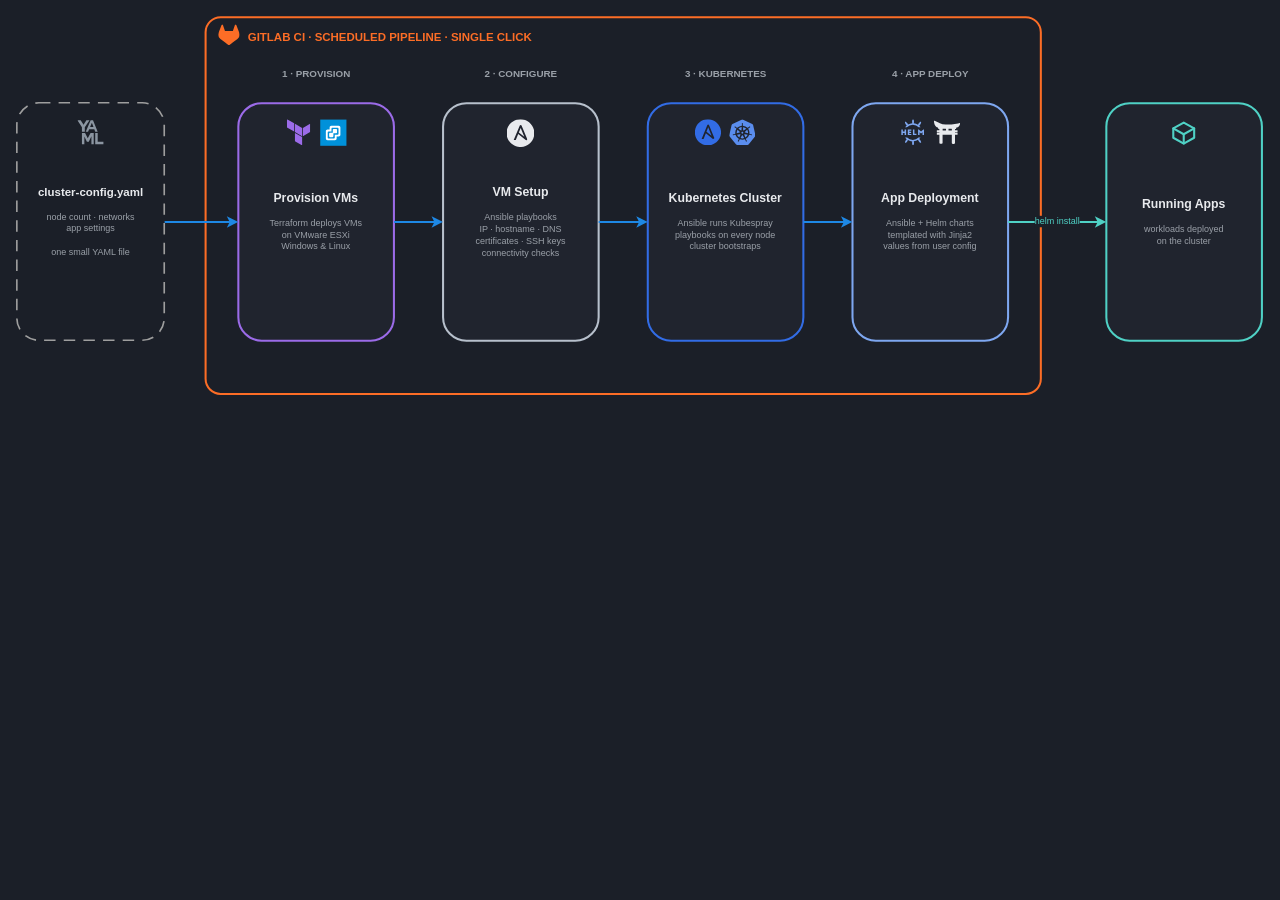
<file: images/k8s-platform-pipeline.html>
<!DOCTYPE html>
<html lang="en">
<head>
<meta charset="utf-8">
<meta name="viewport" content="width=device-width, initial-scale=1">
<title>Kubernetes Platform Pipeline</title>
<style>
  :root { color-scheme: dark; }
  * { box-sizing: border-box; }
  body {
    margin: 0;
    font-family: 'Helvetica Neue', Arial, sans-serif;
    background: #1b1f28;
    color: #e8eaed;
  }
  .diagram-card {
    padding: 16px;
  }
  .diagram-card svg {
    display: block;
    width: 100%;
    height: auto;
  }
</style>
</head>
<body>
  <div class="diagram-card">
<svg xmlns="http://www.w3.org/2000/svg" style="background: transparent; background-color: transparent; color-scheme: light dark;" xmlns:xlink="http://www.w3.org/1999/xlink" version="1.1" viewBox="0 0 1524 464"><defs/><g><g data-cell-id="0"><g data-cell-id="1"><g data-cell-id="config"><g><rect x="1" y="106" width="180" height="290" rx="27" ry="27" fill="none" stroke="#9e9e9e" stroke-width="2" stroke-dasharray="14 10" pointer-events="all" style="stroke: light-dark(rgb(158, 158, 158), rgb(101, 101, 101));"/></g><g><g><switch><foreignObject style="overflow: visible; text-align: left;" pointer-events="none" width="100%" height="100%" requiredFeatures="http://www.w3.org/TR/SVG11/feature#Extensibility"><div xmlns="http://www.w3.org/1999/xhtml" style="display: flex; align-items: unsafe center; justify-content: unsafe center; width: 178px; height: 1px; padding-top: 251px; margin-left: 2px;"><div style="box-sizing: border-box; font-size: 0; text-align: center; color: #000000; "><div style="display: inline-block; font-size: 12px; font-family: Helvetica; color: light-dark(#000000, #ffffff); line-height: 1.2; pointer-events: all; white-space: normal; word-wrap: normal; "><b style="font-size: 14px; color: light-dark(rgb(232, 234, 237), rgb(34, 36, 39));">cluster-config.yaml</b><br /><br /><span style="font-size: 11px; color: light-dark(rgb(154, 160, 168), rgb(96, 101, 108));">node count · networks<br />app settings<br /><br />one small YAML file</span></div></div></div></foreignObject></switch></g></g><g data-cell-id="config-ic"><g><image width="32" height="32" xlink:href="[data-uri]" x="75" y="126"/></g></g></g><g data-cell-id="zone-ci"><g transform="translate(0.5,0.5)"><rect x="231" y="1" width="1020" height="460" rx="18.4" ry="18.4" fill="none" stroke="#fc6d26" stroke-width="2.5" pointer-events="all" style="stroke: light-dark(rgb(252, 109, 38), rgb(223, 100, 39));"/></g><g><g><switch><foreignObject style="overflow: visible; text-align: left;" pointer-events="none" width="100%" height="100%" requiredFeatures="http://www.w3.org/TR/SVG11/feature#Extensibility"><div xmlns="http://www.w3.org/1999/xhtml" style="display: flex; align-items: unsafe flex-start; justify-content: unsafe flex-start; width: 968px; height: 1px; padding-top: 18px; margin-left: 283px;"><div style="box-sizing: border-box; font-size: 0; text-align: left; color: #FC6D26; "><div style="display: inline-block; font-size: 14px; font-family: Helvetica; color: light-dark(#FC6D26, #df6427); line-height: 1.2; pointer-events: all; font-weight: bold; white-space: normal; word-wrap: normal; ">GITLAB CI · SCHEDULED PIPELINE · SINGLE CLICK</div></div></div></foreignObject></switch></g></g><g data-cell-id="zone-ci-ic"><g><image width="26" height="26" xlink:href="[data-uri]" x="247" y="10"/></g></g></g><g data-cell-id="eb-1"><g transform="translate(0.5,0.5)"><rect x="271" y="61" width="190" height="18" fill="none" stroke="none" pointer-events="all"/></g><g><g><switch><foreignObject style="overflow: visible; text-align: left;" pointer-events="none" width="100%" height="100%" requiredFeatures="http://www.w3.org/TR/SVG11/feature#Extensibility"><div xmlns="http://www.w3.org/1999/xhtml" style="display: flex; align-items: unsafe center; justify-content: unsafe center; width: 1px; height: 1px; padding-top: 70px; margin-left: 366px;"><div style="box-sizing: border-box; font-size: 0; text-align: center; color: #9aa0a8; "><div style="display: inline-block; font-size: 12px; font-family: Helvetica; color: light-dark(#9aa0a8, #60656c); line-height: 1.2; pointer-events: all; font-weight: bold; white-space: nowrap; ">1 · PROVISION</div></div></div></foreignObject></switch></g></g></g><g data-cell-id="eb-2"><g transform="translate(0.5,0.5)"><rect x="521" y="61" width="190" height="18" fill="none" stroke="none" pointer-events="all"/></g><g><g><switch><foreignObject style="overflow: visible; text-align: left;" pointer-events="none" width="100%" height="100%" requiredFeatures="http://www.w3.org/TR/SVG11/feature#Extensibility"><div xmlns="http://www.w3.org/1999/xhtml" style="display: flex; align-items: unsafe center; justify-content: unsafe center; width: 1px; height: 1px; padding-top: 70px; margin-left: 616px;"><div style="box-sizing: border-box; font-size: 0; text-align: center; color: #9aa0a8; "><div style="display: inline-block; font-size: 12px; font-family: Helvetica; color: light-dark(#9aa0a8, #60656c); line-height: 1.2; pointer-events: all; font-weight: bold; white-space: nowrap; ">2 · CONFIGURE</div></div></div></foreignObject></switch></g></g></g><g data-cell-id="eb-3"><g transform="translate(0.5,0.5)"><rect x="771" y="61" width="190" height="18" fill="none" stroke="none" pointer-events="all"/></g><g><g><switch><foreignObject style="overflow: visible; text-align: left;" pointer-events="none" width="100%" height="100%" requiredFeatures="http://www.w3.org/TR/SVG11/feature#Extensibility"><div xmlns="http://www.w3.org/1999/xhtml" style="display: flex; align-items: unsafe center; justify-content: unsafe center; width: 1px; height: 1px; padding-top: 70px; margin-left: 866px;"><div style="box-sizing: border-box; font-size: 0; text-align: center; color: #9aa0a8; "><div style="display: inline-block; font-size: 12px; font-family: Helvetica; color: light-dark(#9aa0a8, #60656c); line-height: 1.2; pointer-events: all; font-weight: bold; white-space: nowrap; ">3 · KUBERNETES</div></div></div></foreignObject></switch></g></g></g><g data-cell-id="eb-4"><g transform="translate(0.5,0.5)"><rect x="1021" y="61" width="190" height="18" fill="none" stroke="none" pointer-events="all"/></g><g><g><switch><foreignObject style="overflow: visible; text-align: left;" pointer-events="none" width="100%" height="100%" requiredFeatures="http://www.w3.org/TR/SVG11/feature#Extensibility"><div xmlns="http://www.w3.org/1999/xhtml" style="display: flex; align-items: unsafe center; justify-content: unsafe center; width: 1px; height: 1px; padding-top: 70px; margin-left: 1116px;"><div style="box-sizing: border-box; font-size: 0; text-align: center; color: #9aa0a8; "><div style="display: inline-block; font-size: 12px; font-family: Helvetica; color: light-dark(#9aa0a8, #60656c); line-height: 1.2; pointer-events: all; font-weight: bold; white-space: nowrap; ">4 · APP DEPLOY</div></div></div></foreignObject></switch></g></g></g><g data-cell-id="tf"><g transform="translate(0.5,0.5)"><rect x="271" y="106" width="190" height="290" rx="28.5" ry="28.5" fill="#20242e" stroke="#9b6be8" stroke-width="2.5" pointer-events="all" style="fill: light-dark(rgb(32, 36, 46), rgb(203, 207, 215)); stroke: light-dark(rgb(155, 107, 232), rgb(153, 112, 219));"/></g><g><g><switch><foreignObject style="overflow: visible; text-align: left;" pointer-events="none" width="100%" height="100%" requiredFeatures="http://www.w3.org/TR/SVG11/feature#Extensibility"><div xmlns="http://www.w3.org/1999/xhtml" style="display: flex; align-items: unsafe center; justify-content: unsafe center; width: 188px; height: 1px; padding-top: 251px; margin-left: 272px;"><div style="box-sizing: border-box; font-size: 0; text-align: center; color: #000000; "><div style="display: inline-block; font-size: 12px; font-family: Helvetica; color: light-dark(#000000, #ffffff); line-height: 1.2; pointer-events: all; white-space: normal; word-wrap: normal; "><b style="font-size: 15px; color: light-dark(rgb(232, 234, 237), rgb(34, 36, 39));">Provision VMs</b><br /><br /><span style="font-size: 11px; color: light-dark(rgb(154, 160, 168), rgb(96, 101, 108));">Terraform deploys VMs<br />on VMware ESXi<br />Windows &amp; Linux</span></div></div></div></foreignObject></switch></g></g><g data-cell-id="tf-ic1"><g><image width="32" height="32" xlink:href="[data-uri]" x="329" y="126"/></g></g><g data-cell-id="tf-ic2"><g transform="translate(0.5,0.5)"><rect x="371" y="126" width="32" height="32" fill="none" stroke="none" pointer-events="all"/><path d="M 371 126 L 371 158 L 403 158 L 403 126 Z" fill="#0091da" stroke="none" pointer-events="all" style="fill: light-dark(rgb(0, 145, 218), rgb(31, 156, 218));"/><path d="M 384.55 133.46 C 383.4 133.46 382.46 134.4 382.46 135.56 L 382.46 138.06 L 379.95 138.06 C 378.8 138.06 377.86 139 377.86 140.16 L 377.86 149.05 C 377.86 150.21 378.8 151.15 379.95 151.15 L 388.94 151.15 C 390.09 151.15 391.04 150.21 391.04 149.05 L 391.04 146.55 L 393.54 146.55 C 394.69 146.55 395.63 145.61 395.63 144.46 L 395.63 135.56 C 395.63 134.4 394.69 133.46 393.54 133.46 Z M 385.74 135.9 L 392.34 135.9 C 392.89 135.9 393.34 136.34 393.34 136.89 L 393.34 143.57 C 393.34 144.12 392.89 144.57 392.34 144.57 L 388.75 144.57 L 388.75 148.15 C 388.75 148.71 388.31 149.15 387.75 149.15 L 381.15 149.15 C 380.6 149.15 380.15 148.71 380.15 148.15 L 380.15 141.47 C 380.15 140.93 380.6 140.48 381.15 140.48 L 384.74 140.48 L 384.74 136.89 C 384.74 136.34 385.18 135.9 385.74 135.9 Z M 387.33 137.5 C 386.78 137.5 386.33 137.95 386.33 138.5 L 386.33 141.76 C 386.33 141.82 386.34 141.87 386.35 141.92 L 386.34 141.92 C 386.34 142.06 386.22 142.19 386.07 142.19 L 386.07 142.19 L 386.07 142.19 L 382.84 142.19 C 382.29 142.19 381.85 142.63 381.85 143.19 L 381.85 146.45 C 381.85 147 382.29 147.45 382.84 147.45 L 386.07 147.45 C 386.61 147.45 387.07 147 387.07 146.45 L 387.07 143.19 C 387.07 143.14 387.06 143.09 387.05 143.04 L 387.06 143.04 C 387.06 142.89 387.18 142.77 387.33 142.77 L 387.33 142.77 L 387.33 142.77 L 390.56 142.77 C 391.11 142.77 391.55 142.32 391.55 141.76 L 391.55 138.5 C 391.55 137.95 391.11 137.5 390.56 137.5 Z" fill="#ffffff" stroke="none" pointer-events="all" style="fill: light-dark(rgb(255, 255, 255), rgb(18, 18, 18));"/></g></g></g><g data-cell-id="setup"><g transform="translate(0.5,0.5)"><rect x="521" y="106" width="190" height="290" rx="28.5" ry="28.5" fill="#20242e" stroke="#b7c0cc" stroke-width="2.5" pointer-events="all" style="fill: light-dark(rgb(32, 36, 46), rgb(203, 207, 215)); stroke: light-dark(rgb(183, 192, 204), rgb(66, 74, 84));"/></g><g><g><switch><foreignObject style="overflow: visible; text-align: left;" pointer-events="none" width="100%" height="100%" requiredFeatures="http://www.w3.org/TR/SVG11/feature#Extensibility"><div xmlns="http://www.w3.org/1999/xhtml" style="display: flex; align-items: unsafe center; justify-content: unsafe center; width: 188px; height: 1px; padding-top: 251px; margin-left: 522px;"><div style="box-sizing: border-box; font-size: 0; text-align: center; color: #000000; "><div style="display: inline-block; font-size: 12px; font-family: Helvetica; color: light-dark(#000000, #ffffff); line-height: 1.2; pointer-events: all; white-space: normal; word-wrap: normal; "><b style="font-size: 15px; color: light-dark(rgb(232, 234, 237), rgb(34, 36, 39));">VM Setup</b><br /><br /><span style="font-size: 11px; color: light-dark(rgb(154, 160, 168), rgb(96, 101, 108));">Ansible playbooks<br />IP · hostname · DNS<br />certificates · SSH keys<br />connectivity checks</span></div></div></div></foreignObject></switch></g></g><g data-cell-id="setup-ic"><g><image width="34" height="34" xlink:href="[data-uri]" x="599" y="126"/></g></g></g><g data-cell-id="kubespray"><g transform="translate(0.5,0.5)"><rect x="771" y="106" width="190" height="290" rx="28.5" ry="28.5" fill="#20242e" stroke="#326ce5" stroke-width="2.5" pointer-events="all" style="fill: light-dark(rgb(32, 36, 46), rgb(203, 207, 215)); stroke: light-dark(rgb(50, 108, 229), rgb(100, 150, 254));"/></g><g><g><switch><foreignObject style="overflow: visible; text-align: left;" pointer-events="none" width="100%" height="100%" requiredFeatures="http://www.w3.org/TR/SVG11/feature#Extensibility"><div xmlns="http://www.w3.org/1999/xhtml" style="display: flex; align-items: unsafe center; justify-content: unsafe center; width: 188px; height: 1px; padding-top: 251px; margin-left: 772px;"><div style="box-sizing: border-box; font-size: 0; text-align: center; color: #000000; "><div style="display: inline-block; font-size: 12px; font-family: Helvetica; color: light-dark(#000000, #ffffff); line-height: 1.2; pointer-events: all; white-space: normal; word-wrap: normal; "><b style="font-size: 15px; color: light-dark(rgb(232, 234, 237), rgb(34, 36, 39));">Kubernetes Cluster</b><br /><br /><span style="font-size: 11px; color: light-dark(rgb(154, 160, 168), rgb(96, 101, 108));">Ansible runs Kubespray<br />playbooks on every node<br />cluster bootstraps</span></div></div></div></foreignObject></switch></g></g><g data-cell-id="kubespray-ic1"><g><image width="32" height="32" xlink:href="[data-uri]" x="829" y="126"/></g></g><g data-cell-id="kubespray-ic2"><g><image width="32" height="32" xlink:href="[data-uri]" x="871" y="126"/></g></g></g><g data-cell-id="appdeploy"><g transform="translate(0.5,0.5)"><rect x="1021" y="106" width="190" height="290" rx="28.5" ry="28.5" fill="#20242e" stroke="#7ea7f0" stroke-width="2.5" pointer-events="all" style="fill: light-dark(rgb(32, 36, 46), rgb(203, 207, 215)); stroke: light-dark(rgb(126, 167, 240), rgb(65, 100, 163));"/></g><g><g><switch><foreignObject style="overflow: visible; text-align: left;" pointer-events="none" width="100%" height="100%" requiredFeatures="http://www.w3.org/TR/SVG11/feature#Extensibility"><div xmlns="http://www.w3.org/1999/xhtml" style="display: flex; align-items: unsafe center; justify-content: unsafe center; width: 188px; height: 1px; padding-top: 251px; margin-left: 1022px;"><div style="box-sizing: border-box; font-size: 0; text-align: center; color: #000000; "><div style="display: inline-block; font-size: 12px; font-family: Helvetica; color: light-dark(#000000, #ffffff); line-height: 1.2; pointer-events: all; white-space: normal; word-wrap: normal; "><b style="font-size: 15px; color: light-dark(rgb(232, 234, 237), rgb(34, 36, 39));">App Deployment</b><br /><br /><span style="font-size: 11px; color: light-dark(rgb(154, 160, 168), rgb(96, 101, 108));">Ansible + Helm charts<br />templated with Jinja2<br />values from user config</span></div></div></div></foreignObject></switch></g></g><g data-cell-id="appdeploy-ic1"><g><image width="32" height="32" xlink:href="[data-uri]" x="1079" y="126"/></g></g><g data-cell-id="appdeploy-ic2"><g><image width="32" height="32" xlink:href="[data-uri]" x="1121" y="126"/></g></g></g><g data-cell-id="apps"><g transform="translate(0.5,0.5)"><rect x="1331" y="106" width="190" height="290" rx="28.5" ry="28.5" fill="#20242e" stroke="#4fd1c5" stroke-width="2.5" pointer-events="all" style="fill: light-dark(rgb(32, 36, 46), rgb(203, 207, 215)); stroke: light-dark(rgb(79, 209, 197), rgb(0, 106, 95));"/></g><g><g><switch><foreignObject style="overflow: visible; text-align: left;" pointer-events="none" width="100%" height="100%" requiredFeatures="http://www.w3.org/TR/SVG11/feature#Extensibility"><div xmlns="http://www.w3.org/1999/xhtml" style="display: flex; align-items: unsafe center; justify-content: unsafe center; width: 188px; height: 1px; padding-top: 251px; margin-left: 1332px;"><div style="box-sizing: border-box; font-size: 0; text-align: center; color: #000000; "><div style="display: inline-block; font-size: 12px; font-family: Helvetica; color: light-dark(#000000, #ffffff); line-height: 1.2; pointer-events: all; white-space: normal; word-wrap: normal; "><b style="font-size: 15px; color: light-dark(rgb(232, 234, 237), rgb(34, 36, 39));">Running Apps</b><br /><br /><span style="font-size: 11px; color: light-dark(rgb(154, 160, 168), rgb(96, 101, 108));">workloads deployed<br />on the cluster</span></div></div></div></foreignObject></switch></g></g><g data-cell-id="apps-ic"><g><image width="34" height="34" xlink:href="[data-uri]" x="1409" y="126"/></g></g></g><g data-cell-id="c1"><g transform="translate(0.5,0.5)"><path d="M 181 251 L 261.83 251" fill="none" stroke="#1e88e5" stroke-width="2.5" stroke-miterlimit="10" pointer-events="stroke" style="stroke: light-dark(rgb(30, 136, 229), rgb(56, 147, 227));"/><path d="M 268.2 251 L 259.7 255.25 L 261.83 251 L 259.7 246.75 Z" fill="#1e88e5" stroke="#1e88e5" stroke-width="2.5" stroke-miterlimit="10" pointer-events="all" style="fill: light-dark(rgb(30, 136, 229), rgb(56, 147, 227)); stroke: light-dark(rgb(30, 136, 229), rgb(56, 147, 227));"/></g></g><g data-cell-id="e1"><g transform="translate(0.5,0.5)"><path d="M 461 251 L 511.83 251" fill="none" stroke="#1e88e5" stroke-width="2.5" stroke-miterlimit="10" pointer-events="stroke" style="stroke: light-dark(rgb(30, 136, 229), rgb(56, 147, 227));"/><path d="M 518.21 251 L 509.71 255.25 L 511.83 251 L 509.71 246.75 Z" fill="#1e88e5" stroke="#1e88e5" stroke-width="2.5" stroke-miterlimit="10" pointer-events="all" style="fill: light-dark(rgb(30, 136, 229), rgb(56, 147, 227)); stroke: light-dark(rgb(30, 136, 229), rgb(56, 147, 227));"/></g></g><g data-cell-id="e2"><g transform="translate(0.5,0.5)"><path d="M 711 251 L 761.83 251" fill="none" stroke="#1e88e5" stroke-width="2.5" stroke-miterlimit="10" pointer-events="stroke" style="stroke: light-dark(rgb(30, 136, 229), rgb(56, 147, 227));"/><path d="M 768.21 251 L 759.71 255.25 L 761.83 251 L 759.71 246.75 Z" fill="#1e88e5" stroke="#1e88e5" stroke-width="2.5" stroke-miterlimit="10" pointer-events="all" style="fill: light-dark(rgb(30, 136, 229), rgb(56, 147, 227)); stroke: light-dark(rgb(30, 136, 229), rgb(56, 147, 227));"/></g></g><g data-cell-id="e3"><g transform="translate(0.5,0.5)"><path d="M 961 251 L 1011.83 251" fill="none" stroke="#1e88e5" stroke-width="2.5" stroke-miterlimit="10" pointer-events="stroke" style="stroke: light-dark(rgb(30, 136, 229), rgb(56, 147, 227));"/><path d="M 1018.21 251 L 1009.71 255.25 L 1011.83 251 L 1009.71 246.75 Z" fill="#1e88e5" stroke="#1e88e5" stroke-width="2.5" stroke-miterlimit="10" pointer-events="all" style="fill: light-dark(rgb(30, 136, 229), rgb(56, 147, 227)); stroke: light-dark(rgb(30, 136, 229), rgb(56, 147, 227));"/></g></g><g data-cell-id="e4"><g transform="translate(0.5,0.5)"><path d="M 1211 251 L 1321.83 251" fill="none" stroke="#4fd1c5" stroke-width="2.5" stroke-miterlimit="10" pointer-events="stroke" style="stroke: light-dark(rgb(79, 209, 197), rgb(0, 106, 95));"/><path d="M 1328.2 251 L 1319.7 255.25 L 1321.83 251 L 1319.7 246.75 Z" fill="#4fd1c5" stroke="#4fd1c5" stroke-width="2.5" stroke-miterlimit="10" pointer-events="all" style="fill: light-dark(rgb(79, 209, 197), rgb(0, 106, 95)); stroke: light-dark(rgb(79, 209, 197), rgb(0, 106, 95));"/></g><g><g><switch><foreignObject style="overflow: visible; text-align: left;" pointer-events="none" width="100%" height="100%" requiredFeatures="http://www.w3.org/TR/SVG11/feature#Extensibility"><div xmlns="http://www.w3.org/1999/xhtml" style="display: flex; align-items: unsafe center; justify-content: unsafe center; width: 1px; height: 1px; padding-top: 251px; margin-left: 1271px;"><div style="box-sizing: border-box; font-size: 0; text-align: center; color: #4fd1c5; background-color: #1b1f28; "><div style="display: inline-block; font-size: 11px; font-family: Helvetica; color: light-dark(#4fd1c5, #006a5f); line-height: 1.2; pointer-events: all; background-color: light-dark(#1b1f28, #cfd3da); white-space: nowrap; ">helm install</div></div></div></foreignObject></switch></g></g></g></g></g></g><switch><g requiredFeatures="http://www.w3.org/TR/SVG11/feature#Extensibility"/><a transform="translate(0,-5)" xlink:href="https://www.drawio.com/doc/faq/svg-export-text-problems" target="_blank"><text text-anchor="middle" font-size="10px" x="50%" y="100%">Text is not SVG - cannot display</text></a></switch></svg><!-- codespell:ignore -->
  </div>
</body>
</html>
</file>
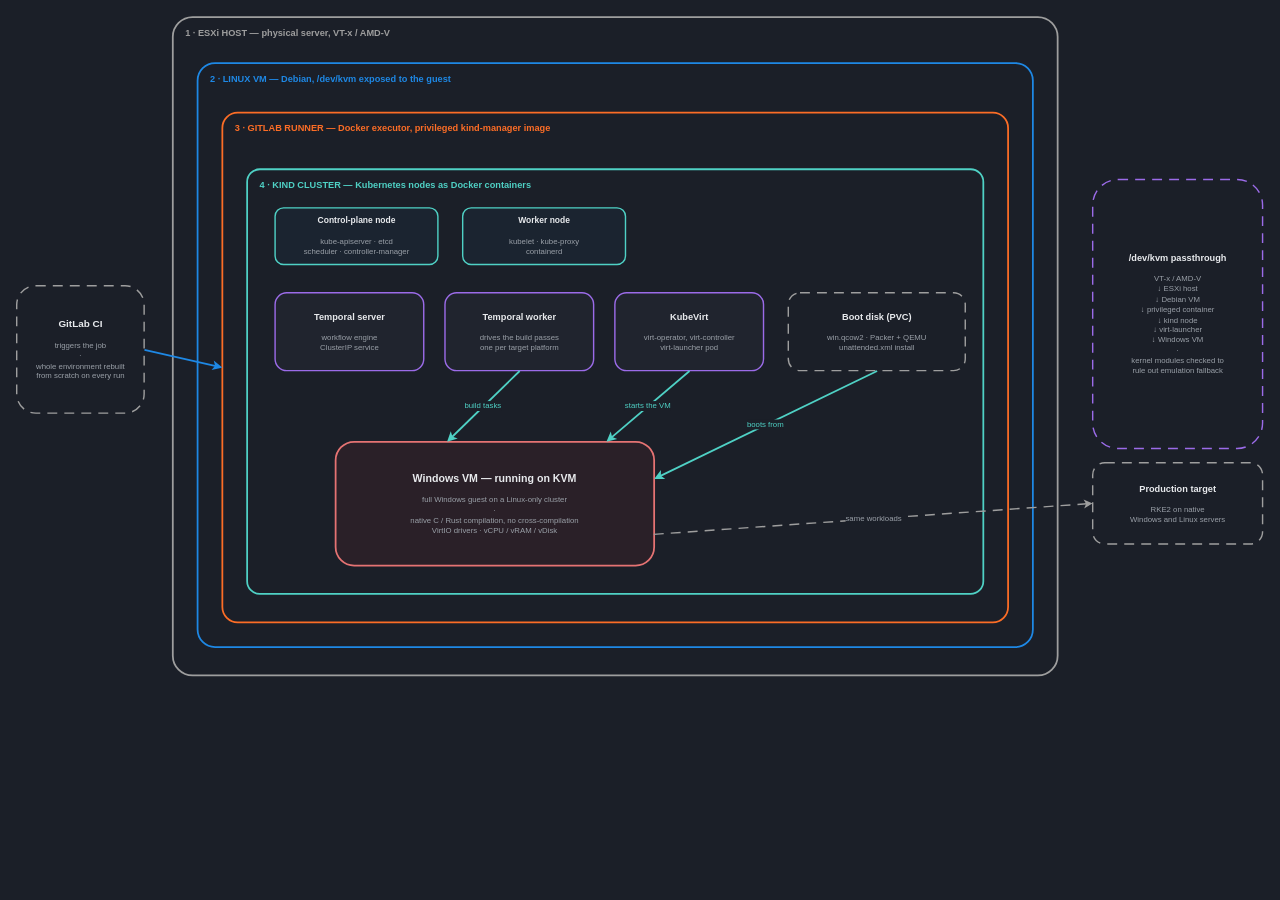
<file: images/k8s-windows-build-poc.html>
<!DOCTYPE html>
<html lang="en">
<head>
<meta charset="utf-8">
<meta name="viewport" content="width=device-width, initial-scale=1">
<title>Windows Build Orchestration PoC</title>
<style>
  :root { color-scheme: dark; }
  * { box-sizing: border-box; }
  body {
    margin: 0;
    font-family: 'Helvetica Neue', Arial, sans-serif;
    background: #1b1f28;
    color: #e8eaed;
  }
  .diagram-card {
    padding: 16px;
  }
  .diagram-card svg {
    display: block;
    width: 100%;
    height: auto;
  }
</style>
</head>
<body>
  <div class="diagram-card">
<svg xmlns="http://www.w3.org/2000/svg" style="background: transparent; background-color: transparent; color-scheme: light dark;" xmlns:xlink="http://www.w3.org/1999/xlink" version="1.1" viewBox="0 0 1763 934"><defs/><g><g data-cell-id="0"><g data-cell-id="1"><g data-cell-id="l1"><g transform="translate(0.5,0.5)"><rect x="221" y="1" width="1250" height="930" rx="27.9" ry="27.9" fill="none" stroke="#9e9e9e" stroke-width="2.5" pointer-events="all" style="stroke: light-dark(rgb(158, 158, 158), rgb(101, 101, 101));"/></g><g><g><switch><foreignObject style="overflow: visible; text-align: left;" pointer-events="none" width="100%" height="100%" requiredFeatures="http://www.w3.org/TR/SVG11/feature#Extensibility"><div xmlns="http://www.w3.org/1999/xhtml" style="display: flex; align-items: unsafe flex-start; justify-content: unsafe flex-start; width: 1232px; height: 1px; padding-top: 16px; margin-left: 239px;"><div style="box-sizing: border-box; font-size: 0; text-align: left; color: #9E9E9E; "><div style="display: inline-block; font-size: 13px; font-family: Helvetica; color: light-dark(#9E9E9E, #656565); line-height: 1.2; pointer-events: all; font-weight: bold; white-space: normal; word-wrap: normal; ">1 · ESXi HOST — physical server, VT-x / AMD-V</div></div></div></foreignObject></switch></g></g></g><g data-cell-id="l2"><g transform="translate(0.5,0.5)"><rect x="256" y="66" width="1180" height="825" rx="24.75" ry="24.75" fill="none" stroke="#1e88e5" stroke-width="2.5" pointer-events="all" style="stroke: light-dark(rgb(30, 136, 229), rgb(56, 147, 227));"/></g><g><g><switch><foreignObject style="overflow: visible; text-align: left;" pointer-events="none" width="100%" height="100%" requiredFeatures="http://www.w3.org/TR/SVG11/feature#Extensibility"><div xmlns="http://www.w3.org/1999/xhtml" style="display: flex; align-items: unsafe flex-start; justify-content: unsafe flex-start; width: 1162px; height: 1px; padding-top: 81px; margin-left: 274px;"><div style="box-sizing: border-box; font-size: 0; text-align: left; color: #1E88E5; "><div style="display: inline-block; font-size: 13px; font-family: Helvetica; color: light-dark(#1E88E5, #3893e3); line-height: 1.2; pointer-events: all; font-weight: bold; white-space: normal; word-wrap: normal; ">2 · LINUX VM — Debian, /dev/kvm exposed to the guest</div></div></div></foreignObject></switch></g></g></g><g data-cell-id="l3"><g transform="translate(0.5,0.5)"><rect x="291" y="136" width="1110" height="720" rx="21.6" ry="21.6" fill="none" stroke="#fc6d26" stroke-width="2.5" pointer-events="all" style="stroke: light-dark(rgb(252, 109, 38), rgb(223, 100, 39));"/></g><g><g><switch><foreignObject style="overflow: visible; text-align: left;" pointer-events="none" width="100%" height="100%" requiredFeatures="http://www.w3.org/TR/SVG11/feature#Extensibility"><div xmlns="http://www.w3.org/1999/xhtml" style="display: flex; align-items: unsafe flex-start; justify-content: unsafe flex-start; width: 1092px; height: 1px; padding-top: 151px; margin-left: 309px;"><div style="box-sizing: border-box; font-size: 0; text-align: left; color: #FC6D26; "><div style="display: inline-block; font-size: 13px; font-family: Helvetica; color: light-dark(#FC6D26, #df6427); line-height: 1.2; pointer-events: all; font-weight: bold; white-space: normal; word-wrap: normal; ">3 · GITLAB RUNNER — Docker executor, privileged kind-manager image</div></div></div></foreignObject></switch></g></g></g><g data-cell-id="l4"><g transform="translate(0.5,0.5)"><rect x="326" y="216" width="1040" height="600" rx="18" ry="18" fill="none" stroke="#4fd1c5" stroke-width="2.5" pointer-events="all" style="stroke: light-dark(rgb(79, 209, 197), rgb(0, 106, 95));"/></g><g><g><switch><foreignObject style="overflow: visible; text-align: left;" pointer-events="none" width="100%" height="100%" requiredFeatures="http://www.w3.org/TR/SVG11/feature#Extensibility"><div xmlns="http://www.w3.org/1999/xhtml" style="display: flex; align-items: unsafe flex-start; justify-content: unsafe flex-start; width: 1022px; height: 1px; padding-top: 231px; margin-left: 344px;"><div style="box-sizing: border-box; font-size: 0; text-align: left; color: #4fd1c5; "><div style="display: inline-block; font-size: 13px; font-family: Helvetica; color: light-dark(#4fd1c5, #006a5f); line-height: 1.2; pointer-events: all; font-weight: bold; white-space: normal; word-wrap: normal; ">4 · KIND CLUSTER — Kubernetes nodes as Docker containers</div></div></div></foreignObject></switch></g></g></g><g data-cell-id="cp"><g><rect x="366" y="271" width="230" height="80" rx="12" ry="12" fill="#1b2430" stroke="#4fd1c5" stroke-width="2" pointer-events="all" style="fill: light-dark(rgb(27, 36, 48), rgb(200, 208, 218)); stroke: light-dark(rgb(79, 209, 197), rgb(0, 106, 95));"/></g><g><g><switch><foreignObject style="overflow: visible; text-align: left;" pointer-events="none" width="100%" height="100%" requiredFeatures="http://www.w3.org/TR/SVG11/feature#Extensibility"><div xmlns="http://www.w3.org/1999/xhtml" style="display: flex; align-items: unsafe center; justify-content: unsafe center; width: 228px; height: 1px; padding-top: 311px; margin-left: 367px;"><div style="box-sizing: border-box; font-size: 0; text-align: center; color: #000000; "><div style="display: inline-block; font-size: 12px; font-family: Helvetica; color: light-dark(#000000, #ffffff); line-height: 1.2; pointer-events: all; white-space: normal; word-wrap: normal; "><b style="font-size: 12px; color: light-dark(rgb(232, 234, 237), rgb(34, 36, 39));">Control-plane node</b><br /><br /><span style="font-size: 11px; color: light-dark(rgb(154, 160, 168), rgb(96, 101, 108));">kube-apiserver · etcd<br />scheduler · controller-manager</span></div></div></div></foreignObject></switch></g></g></g><g data-cell-id="wk"><g><rect x="631" y="271" width="230" height="80" rx="12" ry="12" fill="#1b2430" stroke="#4fd1c5" stroke-width="2" pointer-events="all" style="fill: light-dark(rgb(27, 36, 48), rgb(200, 208, 218)); stroke: light-dark(rgb(79, 209, 197), rgb(0, 106, 95));"/></g><g><g><switch><foreignObject style="overflow: visible; text-align: left;" pointer-events="none" width="100%" height="100%" requiredFeatures="http://www.w3.org/TR/SVG11/feature#Extensibility"><div xmlns="http://www.w3.org/1999/xhtml" style="display: flex; align-items: unsafe center; justify-content: unsafe center; width: 228px; height: 1px; padding-top: 311px; margin-left: 632px;"><div style="box-sizing: border-box; font-size: 0; text-align: center; color: #000000; "><div style="display: inline-block; font-size: 12px; font-family: Helvetica; color: light-dark(#000000, #ffffff); line-height: 1.2; pointer-events: all; white-space: normal; word-wrap: normal; "><b style="font-size: 12px; color: light-dark(rgb(232, 234, 237), rgb(34, 36, 39));">Worker node</b><br /><br /><span style="font-size: 11px; color: light-dark(rgb(154, 160, 168), rgb(96, 101, 108));">kubelet · kube-proxy<br />containerd</span></div></div></div></foreignObject></switch></g></g></g><g data-cell-id="tsrv"><g><rect x="366" y="391" width="210" height="110" rx="16.5" ry="16.5" fill="#20242e" stroke="#9b6be8" stroke-width="2" pointer-events="all" style="fill: light-dark(rgb(32, 36, 46), rgb(203, 207, 215)); stroke: light-dark(rgb(155, 107, 232), rgb(153, 112, 219));"/></g><g><g><switch><foreignObject style="overflow: visible; text-align: left;" pointer-events="none" width="100%" height="100%" requiredFeatures="http://www.w3.org/TR/SVG11/feature#Extensibility"><div xmlns="http://www.w3.org/1999/xhtml" style="display: flex; align-items: unsafe center; justify-content: unsafe center; width: 208px; height: 1px; padding-top: 446px; margin-left: 367px;"><div style="box-sizing: border-box; font-size: 0; text-align: center; color: #000000; "><div style="display: inline-block; font-size: 12px; font-family: Helvetica; color: light-dark(#000000, #ffffff); line-height: 1.2; pointer-events: all; white-space: normal; word-wrap: normal; "><b style="font-size: 13px; color: light-dark(rgb(232, 234, 237), rgb(34, 36, 39));">Temporal server</b><br /><br /><span style="font-size: 11px; color: light-dark(rgb(154, 160, 168), rgb(96, 101, 108));">workflow engine<br />ClusterIP service</span></div></div></div></foreignObject></switch></g></g></g><g data-cell-id="twrk"><g><rect x="606" y="391" width="210" height="110" rx="16.5" ry="16.5" fill="#20242e" stroke="#9b6be8" stroke-width="2" pointer-events="all" style="fill: light-dark(rgb(32, 36, 46), rgb(203, 207, 215)); stroke: light-dark(rgb(155, 107, 232), rgb(153, 112, 219));"/></g><g><g><switch><foreignObject style="overflow: visible; text-align: left;" pointer-events="none" width="100%" height="100%" requiredFeatures="http://www.w3.org/TR/SVG11/feature#Extensibility"><div xmlns="http://www.w3.org/1999/xhtml" style="display: flex; align-items: unsafe center; justify-content: unsafe center; width: 208px; height: 1px; padding-top: 446px; margin-left: 607px;"><div style="box-sizing: border-box; font-size: 0; text-align: center; color: #000000; "><div style="display: inline-block; font-size: 12px; font-family: Helvetica; color: light-dark(#000000, #ffffff); line-height: 1.2; pointer-events: all; white-space: normal; word-wrap: normal; "><b style="font-size: 13px; color: light-dark(rgb(232, 234, 237), rgb(34, 36, 39));">Temporal worker</b><br /><br /><span style="font-size: 11px; color: light-dark(rgb(154, 160, 168), rgb(96, 101, 108));">drives the build passes<br />one per target platform</span></div></div></div></foreignObject></switch></g></g></g><g data-cell-id="kv"><g><rect x="846" y="391" width="210" height="110" rx="16.5" ry="16.5" fill="#20242e" stroke="#9b6be8" stroke-width="2" pointer-events="all" style="fill: light-dark(rgb(32, 36, 46), rgb(203, 207, 215)); stroke: light-dark(rgb(155, 107, 232), rgb(153, 112, 219));"/></g><g><g><switch><foreignObject style="overflow: visible; text-align: left;" pointer-events="none" width="100%" height="100%" requiredFeatures="http://www.w3.org/TR/SVG11/feature#Extensibility"><div xmlns="http://www.w3.org/1999/xhtml" style="display: flex; align-items: unsafe center; justify-content: unsafe center; width: 208px; height: 1px; padding-top: 446px; margin-left: 847px;"><div style="box-sizing: border-box; font-size: 0; text-align: center; color: #000000; "><div style="display: inline-block; font-size: 12px; font-family: Helvetica; color: light-dark(#000000, #ffffff); line-height: 1.2; pointer-events: all; white-space: normal; word-wrap: normal; "><b style="font-size: 13px; color: light-dark(rgb(232, 234, 237), rgb(34, 36, 39));">KubeVirt</b><br /><br /><span style="font-size: 11px; color: light-dark(rgb(154, 160, 168), rgb(96, 101, 108));">virt-operator, virt-controller<br />virt-launcher pod</span></div></div></div></foreignObject></switch></g></g></g><g data-cell-id="win"><g transform="translate(0.5,0.5)"><rect x="451" y="601" width="450" height="175" rx="26.25" ry="26.25" fill="#2a2028" stroke="#e57373" stroke-width="2.5" pointer-events="all" style="fill: light-dark(rgb(42, 32, 40), rgb(214, 205, 212)); stroke: light-dark(rgb(229, 115, 115), rgb(194, 96, 96));"/></g><g><g><switch><foreignObject style="overflow: visible; text-align: left;" pointer-events="none" width="100%" height="100%" requiredFeatures="http://www.w3.org/TR/SVG11/feature#Extensibility"><div xmlns="http://www.w3.org/1999/xhtml" style="display: flex; align-items: unsafe center; justify-content: unsafe center; width: 448px; height: 1px; padding-top: 689px; margin-left: 452px;"><div style="box-sizing: border-box; font-size: 0; text-align: center; color: #000000; "><div style="display: inline-block; font-size: 12px; font-family: Helvetica; color: light-dark(#000000, #ffffff); line-height: 1.2; pointer-events: all; white-space: normal; word-wrap: normal; "><b style="font-size: 15px; color: light-dark(rgb(232, 234, 237), rgb(34, 36, 39));">Windows VM — running on KVM</b><br /><br /><span style="font-size: 11px; color: light-dark(rgb(154, 160, 168), rgb(96, 101, 108));">full Windows guest on a Linux-only cluster<br />·<br />native C / Rust compilation, no cross-compilation<br />VirtIO drivers · vCPU / vRAM / vDisk</span></div></div></div></foreignObject></switch></g></g></g><g data-cell-id="disk"><g><rect x="1091" y="391" width="250" height="110" rx="16.5" ry="16.5" fill="none" stroke="#9e9e9e" stroke-width="2" stroke-dasharray="14 10" pointer-events="all" style="stroke: light-dark(rgb(158, 158, 158), rgb(101, 101, 101));"/></g><g><g><switch><foreignObject style="overflow: visible; text-align: left;" pointer-events="none" width="100%" height="100%" requiredFeatures="http://www.w3.org/TR/SVG11/feature#Extensibility"><div xmlns="http://www.w3.org/1999/xhtml" style="display: flex; align-items: unsafe center; justify-content: unsafe center; width: 248px; height: 1px; padding-top: 446px; margin-left: 1092px;"><div style="box-sizing: border-box; font-size: 0; text-align: center; color: #000000; "><div style="display: inline-block; font-size: 12px; font-family: Helvetica; color: light-dark(#000000, #ffffff); line-height: 1.2; pointer-events: all; white-space: normal; word-wrap: normal; "><b style="font-size: 13px; color: light-dark(rgb(232, 234, 237), rgb(34, 36, 39));">Boot disk (PVC)</b><br /><br /><span style="font-size: 11px; color: light-dark(rgb(154, 160, 168), rgb(96, 101, 108));">win.qcow2 · Packer + QEMU<br />unattended.xml install</span></div></div></div></foreignObject></switch></g></g></g><g data-cell-id="ci"><g><rect x="1" y="381" width="180" height="180" rx="27" ry="27" fill="none" stroke="#9e9e9e" stroke-width="2" stroke-dasharray="14 10" pointer-events="all" style="stroke: light-dark(rgb(158, 158, 158), rgb(101, 101, 101));"/></g><g><g><switch><foreignObject style="overflow: visible; text-align: left;" pointer-events="none" width="100%" height="100%" requiredFeatures="http://www.w3.org/TR/SVG11/feature#Extensibility"><div xmlns="http://www.w3.org/1999/xhtml" style="display: flex; align-items: unsafe center; justify-content: unsafe center; width: 178px; height: 1px; padding-top: 471px; margin-left: 2px;"><div style="box-sizing: border-box; font-size: 0; text-align: center; color: #000000; "><div style="display: inline-block; font-size: 12px; font-family: Helvetica; color: light-dark(#000000, #ffffff); line-height: 1.2; pointer-events: all; white-space: normal; word-wrap: normal; "><b style="font-size: 14px; color: light-dark(rgb(232, 234, 237), rgb(34, 36, 39));">GitLab CI</b><br /><br /><span style="font-size: 11px; color: light-dark(rgb(154, 160, 168), rgb(96, 101, 108));">triggers the job<br />·<br />whole environment rebuilt<br />from scratch on every run</span></div></div></div></foreignObject></switch></g></g></g><g data-cell-id="kvm"><g><rect x="1521" y="231" width="240" height="380" rx="36" ry="36" fill="none" stroke="#9b6be8" stroke-width="2" stroke-dasharray="14 10" pointer-events="all" style="stroke: light-dark(rgb(155, 107, 232), rgb(153, 112, 219));"/></g><g><g><switch><foreignObject style="overflow: visible; text-align: left;" pointer-events="none" width="100%" height="100%" requiredFeatures="http://www.w3.org/TR/SVG11/feature#Extensibility"><div xmlns="http://www.w3.org/1999/xhtml" style="display: flex; align-items: unsafe center; justify-content: unsafe center; width: 238px; height: 1px; padding-top: 421px; margin-left: 1522px;"><div style="box-sizing: border-box; font-size: 0; text-align: center; color: #000000; "><div style="display: inline-block; font-size: 12px; font-family: Helvetica; color: light-dark(#000000, #ffffff); line-height: 1.2; pointer-events: all; white-space: normal; word-wrap: normal; "><b style="font-size: 13px; color: light-dark(rgb(232, 234, 237), rgb(34, 36, 39));">/dev/kvm passthrough</b><br /><br /><span style="font-size: 11px; color: light-dark(rgb(154, 160, 168), rgb(96, 101, 108));">VT-x / AMD-V<br />↓ ESXi host<br />↓ Debian VM<br />↓ privileged container<br />↓ kind node<br />↓ virt-launcher<br />↓ Windows VM<br />·<br />kernel modules checked to<br />rule out emulation fallback</span></div></div></div></foreignObject></switch></g></g></g><g data-cell-id="prod"><g><rect x="1521" y="631" width="240" height="115" rx="17.25" ry="17.25" fill="none" stroke="#9e9e9e" stroke-width="2" stroke-dasharray="14 10" pointer-events="all" style="stroke: light-dark(rgb(158, 158, 158), rgb(101, 101, 101));"/></g><g><g><switch><foreignObject style="overflow: visible; text-align: left;" pointer-events="none" width="100%" height="100%" requiredFeatures="http://www.w3.org/TR/SVG11/feature#Extensibility"><div xmlns="http://www.w3.org/1999/xhtml" style="display: flex; align-items: unsafe center; justify-content: unsafe center; width: 238px; height: 1px; padding-top: 689px; margin-left: 1522px;"><div style="box-sizing: border-box; font-size: 0; text-align: center; color: #000000; "><div style="display: inline-block; font-size: 12px; font-family: Helvetica; color: light-dark(#000000, #ffffff); line-height: 1.2; pointer-events: all; white-space: normal; word-wrap: normal; "><b style="font-size: 13px; color: light-dark(rgb(232, 234, 237), rgb(34, 36, 39));">Production target</b><br /><br /><span style="font-size: 11px; color: light-dark(rgb(154, 160, 168), rgb(96, 101, 108));">RKE2 on native<br />Windows and Linux servers</span></div></div></div></foreignObject></switch></g></g></g><g data-cell-id="e-ci"><g transform="translate(0.5,0.5)"><path d="M 181 471 L 282.06 493.97" fill="none" stroke="#1e88e5" stroke-width="2.5" stroke-miterlimit="10" pointer-events="stroke" style="stroke: light-dark(rgb(30, 136, 229), rgb(56, 147, 227));"/><path d="M 288.27 495.38 L 279.04 497.64 L 282.06 493.97 L 280.93 489.35 Z" fill="#1e88e5" stroke="#1e88e5" stroke-width="2.5" stroke-miterlimit="10" pointer-events="all" style="fill: light-dark(rgb(30, 136, 229), rgb(56, 147, 227)); stroke: light-dark(rgb(30, 136, 229), rgb(56, 147, 227));"/></g></g><g data-cell-id="e-kv"><g transform="translate(0.5,0.5)"><path d="M 951 501 L 840.48 595.06" fill="none" stroke="#4fd1c5" stroke-width="2.5" stroke-miterlimit="10" pointer-events="stroke" style="stroke: light-dark(rgb(79, 209, 197), rgb(0, 106, 95));"/><path d="M 835.63 599.19 L 839.35 590.44 L 840.48 595.06 L 844.86 596.92 Z" fill="#4fd1c5" stroke="#4fd1c5" stroke-width="2.5" stroke-miterlimit="10" pointer-events="all" style="fill: light-dark(rgb(79, 209, 197), rgb(0, 106, 95)); stroke: light-dark(rgb(79, 209, 197), rgb(0, 106, 95));"/></g><g><g><switch><foreignObject style="overflow: visible; text-align: left;" pointer-events="none" width="100%" height="100%" requiredFeatures="http://www.w3.org/TR/SVG11/feature#Extensibility"><div xmlns="http://www.w3.org/1999/xhtml" style="display: flex; align-items: unsafe center; justify-content: unsafe center; width: 1px; height: 1px; padding-top: 551px; margin-left: 892px;"><div style="box-sizing: border-box; font-size: 0; text-align: center; color: #4fd1c5; background-color: #1b1f28; "><div style="display: inline-block; font-size: 11px; font-family: Helvetica; color: light-dark(#4fd1c5, #006a5f); line-height: 1.2; pointer-events: all; background-color: light-dark(#1b1f28, #cfd3da); white-space: nowrap; ">starts the VM</div></div></div></foreignObject></switch></g></g></g><g data-cell-id="e-twrk"><g transform="translate(0.5,0.5)"><path d="M 711 501 L 615.06 594.6" fill="none" stroke="#4fd1c5" stroke-width="2.5" stroke-miterlimit="10" pointer-events="stroke" style="stroke: light-dark(rgb(79, 209, 197), rgb(0, 106, 95));"/><path d="M 610.5 599.05 L 613.62 590.07 L 615.06 594.6 L 619.55 596.15 Z" fill="#4fd1c5" stroke="#4fd1c5" stroke-width="2.5" stroke-miterlimit="10" pointer-events="all" style="fill: light-dark(rgb(79, 209, 197), rgb(0, 106, 95)); stroke: light-dark(rgb(79, 209, 197), rgb(0, 106, 95));"/></g><g><g><switch><foreignObject style="overflow: visible; text-align: left;" pointer-events="none" width="100%" height="100%" requiredFeatures="http://www.w3.org/TR/SVG11/feature#Extensibility"><div xmlns="http://www.w3.org/1999/xhtml" style="display: flex; align-items: unsafe center; justify-content: unsafe center; width: 1px; height: 1px; padding-top: 551px; margin-left: 659px;"><div style="box-sizing: border-box; font-size: 0; text-align: center; color: #4fd1c5; background-color: #1b1f28; "><div style="display: inline-block; font-size: 11px; font-family: Helvetica; color: light-dark(#4fd1c5, #006a5f); line-height: 1.2; pointer-events: all; background-color: light-dark(#1b1f28, #cfd3da); white-space: nowrap; ">build tasks</div></div></div></foreignObject></switch></g></g></g><g data-cell-id="e-disk"><g transform="translate(0.5,0.5)"><path d="M 1216 501 L 909.25 649.5" fill="none" stroke="#4fd1c5" stroke-width="2.5" stroke-miterlimit="10" pointer-events="stroke" style="stroke: light-dark(rgb(79, 209, 197), rgb(0, 106, 95));"/><path d="M 903.52 652.28 L 909.31 644.75 L 909.25 649.5 L 913.02 652.4 Z" fill="#4fd1c5" stroke="#4fd1c5" stroke-width="2.5" stroke-miterlimit="10" pointer-events="all" style="fill: light-dark(rgb(79, 209, 197), rgb(0, 106, 95)); stroke: light-dark(rgb(79, 209, 197), rgb(0, 106, 95));"/></g><g><g><switch><foreignObject style="overflow: visible; text-align: left;" pointer-events="none" width="100%" height="100%" requiredFeatures="http://www.w3.org/TR/SVG11/feature#Extensibility"><div xmlns="http://www.w3.org/1999/xhtml" style="display: flex; align-items: unsafe center; justify-content: unsafe center; width: 1px; height: 1px; padding-top: 577px; margin-left: 1058px;"><div style="box-sizing: border-box; font-size: 0; text-align: center; color: #4fd1c5; background-color: #1b1f28; "><div style="display: inline-block; font-size: 11px; font-family: Helvetica; color: light-dark(#4fd1c5, #006a5f); line-height: 1.2; pointer-events: all; background-color: light-dark(#1b1f28, #cfd3da); white-space: nowrap; ">boots from</div></div></div></foreignObject></switch></g></g></g><g data-cell-id="e-prod"><g><path d="M 901 732.25 L 1512.78 689.08" fill="none" stroke="#9e9e9e" stroke-width="2" stroke-miterlimit="10" stroke-dasharray="14 10" pointer-events="stroke" style="stroke: light-dark(rgb(158, 158, 158), rgb(101, 101, 101));"/><path d="M 1518.77 688.66 L 1511.07 693.21 L 1512.78 689.08 L 1510.51 685.23 Z" fill="#9e9e9e" stroke="#9e9e9e" stroke-width="2" stroke-miterlimit="10" pointer-events="all" style="fill: light-dark(rgb(158, 158, 158), rgb(101, 101, 101)); stroke: light-dark(rgb(158, 158, 158), rgb(101, 101, 101));"/></g><g><g><switch><foreignObject style="overflow: visible; text-align: left;" pointer-events="none" width="100%" height="100%" requiredFeatures="http://www.w3.org/TR/SVG11/feature#Extensibility"><div xmlns="http://www.w3.org/1999/xhtml" style="display: flex; align-items: unsafe center; justify-content: unsafe center; width: 1px; height: 1px; padding-top: 710px; margin-left: 1211px;"><div style="box-sizing: border-box; font-size: 0; text-align: center; color: #9aa0a8; background-color: #1b1f28; "><div style="display: inline-block; font-size: 11px; font-family: Helvetica; color: light-dark(#9aa0a8, #60656c); line-height: 1.2; pointer-events: all; background-color: light-dark(#1b1f28, #cfd3da); white-space: nowrap; ">same workloads</div></div></div></foreignObject></switch></g></g></g></g></g></g><switch><g requiredFeatures="http://www.w3.org/TR/SVG11/feature#Extensibility"/><a transform="translate(0,-5)" xlink:href="https://www.drawio.com/doc/faq/svg-export-text-problems" target="_blank"><text text-anchor="middle" font-size="10px" x="50%" y="100%">Text is not SVG - cannot display</text></a></switch></svg><!-- codespell:ignore -->
  </div>
</body>
</html>
</file>
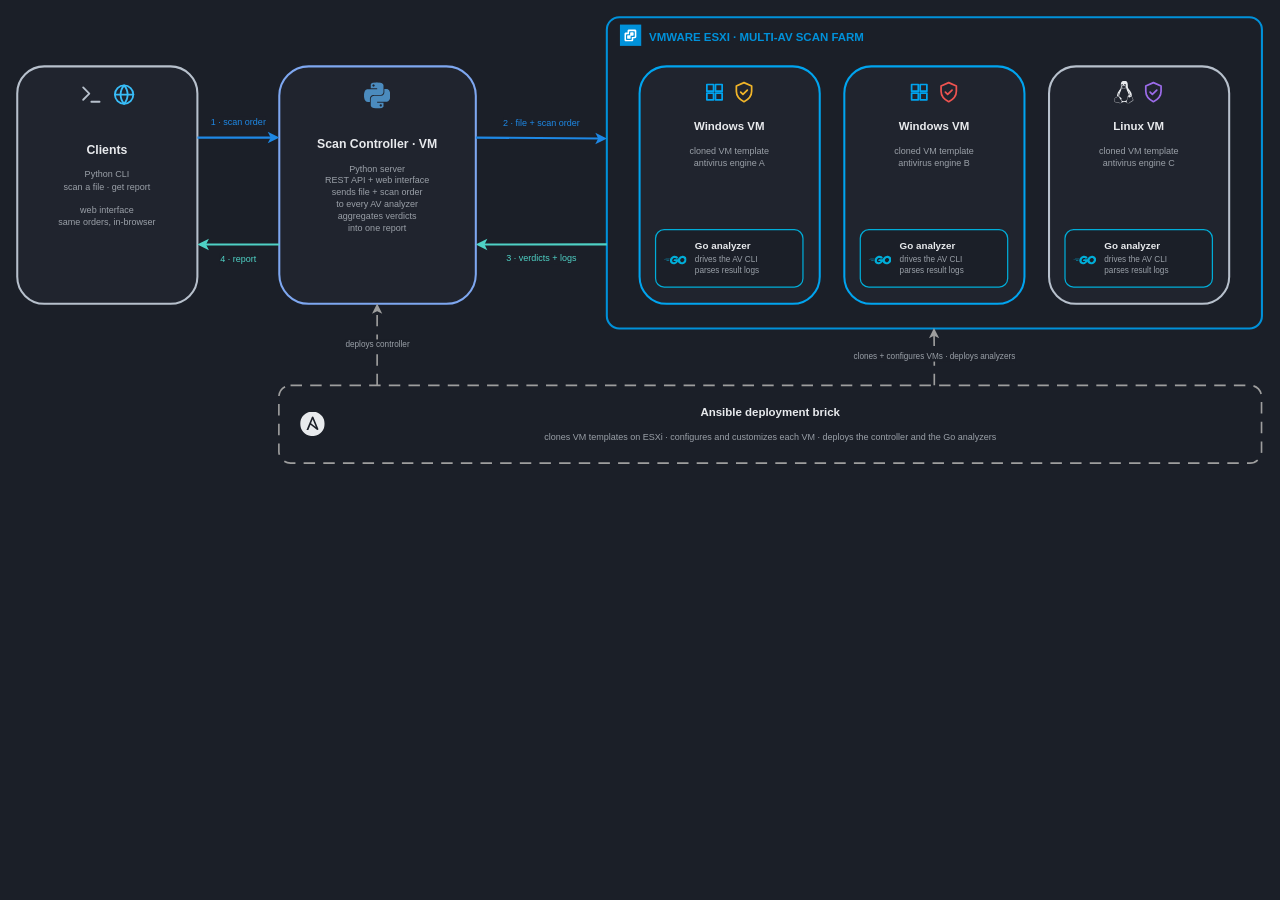
<file: images/multiav-scan-platform.html>
<!DOCTYPE html>
<html lang="en">
<head>
<meta charset="utf-8">
<meta name="viewport" content="width=device-width, initial-scale=1">
<title>Multi-AV Scan Platform</title>
<style>
  :root { color-scheme: dark; }
  * { box-sizing: border-box; }
  body {
    margin: 0;
    font-family: 'Helvetica Neue', Arial, sans-serif;
    background: #1b1f28;
    color: #e8eaed;
  }
  .diagram-card {
    padding: 16px;
  }
  .diagram-card svg {
    display: block;
    width: 100%;
    height: auto;
  }
</style>
</head>
<body>
  <div class="diagram-card">
<svg xmlns="http://www.w3.org/2000/svg" style="background: transparent; background-color: transparent; color-scheme: light dark;" xmlns:xlink="http://www.w3.org/1999/xlink" version="1.1" viewBox="0 0 1524 549"><defs><symbol id="mx-image-1arf6gt" viewBox="0 0 28 28"><image width="28" height="28" xlink:href="[data-uri]"/></symbol><symbol id="mx-image-nm74af" viewBox="0 0 28 28"><image width="28" height="28" xlink:href="[data-uri]"/></symbol></defs><g><g data-cell-id="0"><g data-cell-id="1"><g data-cell-id="clients"><g transform="translate(0.5,0.5)"><rect x="1" y="61" width="220" height="290" rx="33" ry="33" fill="#20242e" stroke="#b7c0cc" stroke-width="2.5" pointer-events="all" style="fill: light-dark(rgb(32, 36, 46), rgb(203, 207, 215)); stroke: light-dark(rgb(183, 192, 204), rgb(66, 74, 84));"/></g><g><g><switch><foreignObject style="overflow: visible; text-align: left;" pointer-events="none" width="100%" height="100%" requiredFeatures="http://www.w3.org/TR/SVG11/feature#Extensibility"><div xmlns="http://www.w3.org/1999/xhtml" style="display: flex; align-items: unsafe center; justify-content: unsafe center; width: 218px; height: 1px; padding-top: 206px; margin-left: 2px;"><div style="box-sizing: border-box; font-size: 0; text-align: center; color: #000000; "><div style="display: inline-block; font-size: 12px; font-family: Helvetica; color: light-dark(#000000, #ffffff); line-height: 1.2; pointer-events: all; white-space: normal; word-wrap: normal; "><b style="font-size: 15px; color: light-dark(rgb(232, 234, 237), rgb(34, 36, 39));">Clients</b><br /><br /><span style="font-size: 11px; color: light-dark(rgb(154, 160, 168), rgb(96, 101, 108));">Python CLI<br />scan a file · get report<br /><br />web interface<br />same orders, in-browser</span></div></div></div></foreignObject></switch></g></g><g data-cell-id="clients-ic1"><g><image width="30" height="30" xlink:href="[data-uri]" x="77" y="81"/></g></g><g data-cell-id="clients-ic2"><g><image width="30" height="30" xlink:href="[data-uri]" x="117" y="81"/></g></g></g><g data-cell-id="controller"><g transform="translate(0.5,0.5)"><rect x="321" y="61" width="240" height="290" rx="36" ry="36" fill="#20242e" stroke="#7ea7f0" stroke-width="2.5" pointer-events="all" style="fill: light-dark(rgb(32, 36, 46), rgb(203, 207, 215)); stroke: light-dark(rgb(126, 167, 240), rgb(65, 100, 163));"/></g><g><g><switch><foreignObject style="overflow: visible; text-align: left;" pointer-events="none" width="100%" height="100%" requiredFeatures="http://www.w3.org/TR/SVG11/feature#Extensibility"><div xmlns="http://www.w3.org/1999/xhtml" style="display: flex; align-items: unsafe center; justify-content: unsafe center; width: 238px; height: 1px; padding-top: 206px; margin-left: 322px;"><div style="box-sizing: border-box; font-size: 0; text-align: center; color: #000000; "><div style="display: inline-block; font-size: 12px; font-family: Helvetica; color: light-dark(#000000, #ffffff); line-height: 1.2; pointer-events: all; white-space: normal; word-wrap: normal; "><b style="font-size: 15px; color: light-dark(rgb(232, 234, 237), rgb(34, 36, 39));">Scan Controller · VM</b><br /><br /><span style="font-size: 11px; color: light-dark(rgb(154, 160, 168), rgb(96, 101, 108));">Python server<br />REST API + web interface<br />sends file + scan order<br />to every AV analyzer<br />aggregates verdicts<br />into one report</span></div></div></div></foreignObject></switch></g></g><g data-cell-id="controller-ic"><g><image width="32" height="32" xlink:href="[data-uri]" x="425" y="81"/></g></g></g><g data-cell-id="zone-esxi"><g transform="translate(0.5,0.5)"><rect x="721" y="1" width="800" height="380" rx="15.2" ry="15.2" fill="none" stroke="#0091da" stroke-width="2.5" pointer-events="all" style="stroke: light-dark(rgb(0, 145, 218), rgb(31, 156, 218));"/></g><g><g><switch><foreignObject style="overflow: visible; text-align: left;" pointer-events="none" width="100%" height="100%" requiredFeatures="http://www.w3.org/TR/SVG11/feature#Extensibility"><div xmlns="http://www.w3.org/1999/xhtml" style="display: flex; align-items: unsafe flex-start; justify-content: unsafe flex-start; width: 748px; height: 1px; padding-top: 18px; margin-left: 773px;"><div style="box-sizing: border-box; font-size: 0; text-align: left; color: #0091DA; "><div style="display: inline-block; font-size: 14px; font-family: Helvetica; color: light-dark(#0091DA, #1f9cda); line-height: 1.2; pointer-events: all; font-weight: bold; white-space: normal; word-wrap: normal; ">VMWARE ESXI · MULTI-AV SCAN FARM</div></div></div></foreignObject></switch></g></g><g data-cell-id="zone-esxi-ic"><g transform="translate(0.5,0.5)"><rect x="737" y="10" width="26" height="26" fill="none" stroke="none" pointer-events="all"/><path d="M 737 10 L 737 36 L 763 36 L 763 10 Z" fill="#0091da" stroke="none" pointer-events="all" style="fill: light-dark(rgb(0, 145, 218), rgb(31, 156, 218));"/><path d="M 748.01 16.06 C 747.07 16.06 746.31 16.82 746.31 17.76 L 746.31 19.8 L 744.28 19.8 C 743.34 19.8 742.57 20.56 742.57 21.5 L 742.57 28.73 C 742.57 29.67 743.34 30.44 744.28 30.44 L 751.57 30.44 C 752.51 30.44 753.28 29.67 753.28 28.73 L 753.28 26.7 L 755.31 26.7 C 756.25 26.7 757.02 25.93 757.02 24.99 L 757.02 17.76 C 757.02 16.82 756.25 16.06 755.31 16.06 Z M 748.98 18.04 L 754.34 18.04 C 754.78 18.04 755.15 18.4 755.15 18.85 L 755.15 24.28 C 755.15 24.72 754.78 25.09 754.34 25.09 L 751.42 25.09 L 751.42 28 C 751.42 28.45 751.06 28.81 750.61 28.81 L 745.25 28.81 C 744.8 28.81 744.44 28.45 744.44 28 L 744.44 22.57 C 744.44 22.13 744.8 21.76 745.25 21.76 L 748.17 21.76 L 748.17 18.85 C 748.17 18.4 748.52 18.04 748.98 18.04 Z M 750.27 19.35 C 749.82 19.35 749.46 19.71 749.46 20.16 L 749.46 22.81 C 749.46 22.85 749.47 22.89 749.47 22.93 L 749.47 22.93 C 749.47 23.05 749.37 23.15 749.24 23.15 L 749.24 23.15 L 749.24 23.15 L 746.62 23.15 C 746.17 23.15 745.81 23.51 745.81 23.96 L 745.81 26.61 C 745.81 27.07 746.17 27.43 746.62 27.43 L 749.24 27.43 C 749.69 27.43 750.05 27.07 750.05 26.61 L 750.05 23.96 C 750.05 23.92 750.05 23.89 750.04 23.85 L 750.05 23.85 C 750.05 23.73 750.15 23.63 750.27 23.63 L 750.27 23.63 L 750.27 23.63 L 752.89 23.63 C 753.34 23.63 753.7 23.26 753.7 22.81 L 753.7 20.16 C 753.7 19.71 753.34 19.35 752.89 19.35 Z" fill="#ffffff" stroke="none" pointer-events="all" style="fill: light-dark(rgb(255, 255, 255), rgb(18, 18, 18));"/></g></g></g><g data-cell-id="vm-a"><g transform="translate(0.5,0.5)"><rect x="761" y="61" width="220" height="290" rx="33" ry="33" fill="#20242e" stroke="#00a4ef" stroke-width="2.5" pointer-events="all" style="fill: light-dark(rgb(32, 36, 46), rgb(203, 207, 215)); stroke: light-dark(rgb(0, 164, 239), rgb(6, 147, 211));"/></g><g><g><switch><foreignObject style="overflow: visible; text-align: left;" pointer-events="none" width="100%" height="100%" requiredFeatures="http://www.w3.org/TR/SVG11/feature#Extensibility"><div xmlns="http://www.w3.org/1999/xhtml" style="display: flex; align-items: unsafe flex-start; justify-content: unsafe center; width: 218px; height: 1px; padding-top: 126px; margin-left: 762px;"><div style="box-sizing: border-box; font-size: 0; text-align: center; color: #000000; "><div style="display: inline-block; font-size: 12px; font-family: Helvetica; color: light-dark(#000000, #ffffff); line-height: 1.2; pointer-events: all; white-space: normal; word-wrap: normal; "><b style="font-size: 14px; color: light-dark(rgb(232, 234, 237), rgb(34, 36, 39));">Windows VM</b><br /><br /><span style="font-size: 11px; color: light-dark(rgb(154, 160, 168), rgb(96, 101, 108));">cloned VM template<br />antivirus engine A</span></div></div></div></foreignObject></switch></g></g><g data-cell-id="vm-a-ic1"><g><use href="#mx-image-1arf6gt" xlink:href="#mx-image-1arf6gt" x="839" y="79" width="28" height="28"/></g></g><g data-cell-id="vm-a-ic2"><g><image width="28" height="28" xlink:href="[data-uri]" x="875" y="79"/></g></g><g data-cell-id="vm-a-chip"><g><rect x="781" y="261" width="180" height="70" rx="10.5" ry="10.5" fill="#1b1f28" stroke="#00add8" stroke-width="1.5" pointer-events="all" style="fill: light-dark(rgb(27, 31, 40), rgb(207, 211, 218)); stroke: light-dark(rgb(0, 173, 216), rgb(0, 146, 183));"/></g><g><g><switch><foreignObject style="overflow: visible; text-align: left;" pointer-events="none" width="100%" height="100%" requiredFeatures="http://www.w3.org/TR/SVG11/feature#Extensibility"><div xmlns="http://www.w3.org/1999/xhtml" style="display: flex; align-items: unsafe center; justify-content: unsafe flex-start; width: 132px; height: 1px; padding-top: 296px; margin-left: 829px;"><div style="box-sizing: border-box; font-size: 0; text-align: left; color: #000000; "><div style="display: inline-block; font-size: 12px; font-family: Helvetica; color: light-dark(#000000, #ffffff); line-height: 1.2; pointer-events: all; white-space: normal; word-wrap: normal; "><b style="font-size: 12px; color: light-dark(rgb(232, 234, 237), rgb(34, 36, 39));">Go analyzer</b><br /><span style="font-size: 10px; color: light-dark(rgb(154, 160, 168), rgb(96, 101, 108));">drives the AV CLI<br />parses result logs</span></div></div></div></foreignObject></switch></g></g><g data-cell-id="vm-a-go"><g><use href="#mx-image-nm74af" xlink:href="#mx-image-nm74af" x="791" y="284" width="28" height="28"/></g></g></g></g><g data-cell-id="vm-b"><g transform="translate(0.5,0.5)"><rect x="1011" y="61" width="220" height="290" rx="33" ry="33" fill="#20242e" stroke="#00a4ef" stroke-width="2.5" pointer-events="all" style="fill: light-dark(rgb(32, 36, 46), rgb(203, 207, 215)); stroke: light-dark(rgb(0, 164, 239), rgb(6, 147, 211));"/></g><g><g><switch><foreignObject style="overflow: visible; text-align: left;" pointer-events="none" width="100%" height="100%" requiredFeatures="http://www.w3.org/TR/SVG11/feature#Extensibility"><div xmlns="http://www.w3.org/1999/xhtml" style="display: flex; align-items: unsafe flex-start; justify-content: unsafe center; width: 218px; height: 1px; padding-top: 126px; margin-left: 1012px;"><div style="box-sizing: border-box; font-size: 0; text-align: center; color: #000000; "><div style="display: inline-block; font-size: 12px; font-family: Helvetica; color: light-dark(#000000, #ffffff); line-height: 1.2; pointer-events: all; white-space: normal; word-wrap: normal; "><b style="font-size: 14px; color: light-dark(rgb(232, 234, 237), rgb(34, 36, 39));">Windows VM</b><br /><br /><span style="font-size: 11px; color: light-dark(rgb(154, 160, 168), rgb(96, 101, 108));">cloned VM template<br />antivirus engine B</span></div></div></div></foreignObject></switch></g></g><g data-cell-id="vm-b-ic1"><g><use href="#mx-image-1arf6gt" xlink:href="#mx-image-1arf6gt" x="1089" y="79" width="28" height="28"/></g></g><g data-cell-id="vm-b-ic2"><g><image width="28" height="28" xlink:href="[data-uri]" x="1125" y="79"/></g></g><g data-cell-id="vm-b-chip"><g><rect x="1031" y="261" width="180" height="70" rx="10.5" ry="10.5" fill="#1b1f28" stroke="#00add8" stroke-width="1.5" pointer-events="all" style="fill: light-dark(rgb(27, 31, 40), rgb(207, 211, 218)); stroke: light-dark(rgb(0, 173, 216), rgb(0, 146, 183));"/></g><g><g><switch><foreignObject style="overflow: visible; text-align: left;" pointer-events="none" width="100%" height="100%" requiredFeatures="http://www.w3.org/TR/SVG11/feature#Extensibility"><div xmlns="http://www.w3.org/1999/xhtml" style="display: flex; align-items: unsafe center; justify-content: unsafe flex-start; width: 132px; height: 1px; padding-top: 296px; margin-left: 1079px;"><div style="box-sizing: border-box; font-size: 0; text-align: left; color: #000000; "><div style="display: inline-block; font-size: 12px; font-family: Helvetica; color: light-dark(#000000, #ffffff); line-height: 1.2; pointer-events: all; white-space: normal; word-wrap: normal; "><b style="font-size: 12px; color: light-dark(rgb(232, 234, 237), rgb(34, 36, 39));">Go analyzer</b><br /><span style="font-size: 10px; color: light-dark(rgb(154, 160, 168), rgb(96, 101, 108));">drives the AV CLI<br />parses result logs</span></div></div></div></foreignObject></switch></g></g><g data-cell-id="vm-b-go"><g><use href="#mx-image-nm74af" xlink:href="#mx-image-nm74af" x="1041" y="284" width="28" height="28"/></g></g></g></g><g data-cell-id="vm-c"><g transform="translate(0.5,0.5)"><rect x="1261" y="61" width="220" height="290" rx="33" ry="33" fill="#20242e" stroke="#b7c0cc" stroke-width="2.5" pointer-events="all" style="fill: light-dark(rgb(32, 36, 46), rgb(203, 207, 215)); stroke: light-dark(rgb(183, 192, 204), rgb(66, 74, 84));"/></g><g><g><switch><foreignObject style="overflow: visible; text-align: left;" pointer-events="none" width="100%" height="100%" requiredFeatures="http://www.w3.org/TR/SVG11/feature#Extensibility"><div xmlns="http://www.w3.org/1999/xhtml" style="display: flex; align-items: unsafe flex-start; justify-content: unsafe center; width: 218px; height: 1px; padding-top: 126px; margin-left: 1262px;"><div style="box-sizing: border-box; font-size: 0; text-align: center; color: #000000; "><div style="display: inline-block; font-size: 12px; font-family: Helvetica; color: light-dark(#000000, #ffffff); line-height: 1.2; pointer-events: all; white-space: normal; word-wrap: normal; "><b style="font-size: 14px; color: light-dark(rgb(232, 234, 237), rgb(34, 36, 39));">Linux VM</b><br /><br /><span style="font-size: 11px; color: light-dark(rgb(154, 160, 168), rgb(96, 101, 108));">cloned VM template<br />antivirus engine C</span></div></div></div></foreignObject></switch></g></g><g data-cell-id="vm-c-ic1"><g><image width="28" height="28" xlink:href="[data-uri]" x="1339" y="79"/></g></g><g data-cell-id="vm-c-ic2"><g><image width="28" height="28" xlink:href="[data-uri]" x="1375" y="79"/></g></g><g data-cell-id="vm-c-chip"><g><rect x="1281" y="261" width="180" height="70" rx="10.5" ry="10.5" fill="#1b1f28" stroke="#00add8" stroke-width="1.5" pointer-events="all" style="fill: light-dark(rgb(27, 31, 40), rgb(207, 211, 218)); stroke: light-dark(rgb(0, 173, 216), rgb(0, 146, 183));"/></g><g><g><switch><foreignObject style="overflow: visible; text-align: left;" pointer-events="none" width="100%" height="100%" requiredFeatures="http://www.w3.org/TR/SVG11/feature#Extensibility"><div xmlns="http://www.w3.org/1999/xhtml" style="display: flex; align-items: unsafe center; justify-content: unsafe flex-start; width: 132px; height: 1px; padding-top: 296px; margin-left: 1329px;"><div style="box-sizing: border-box; font-size: 0; text-align: left; color: #000000; "><div style="display: inline-block; font-size: 12px; font-family: Helvetica; color: light-dark(#000000, #ffffff); line-height: 1.2; pointer-events: all; white-space: normal; word-wrap: normal; "><b style="font-size: 12px; color: light-dark(rgb(232, 234, 237), rgb(34, 36, 39));">Go analyzer</b><br /><span style="font-size: 10px; color: light-dark(rgb(154, 160, 168), rgb(96, 101, 108));">drives the AV CLI<br />parses result logs</span></div></div></div></foreignObject></switch></g></g><g data-cell-id="vm-c-go"><g><use href="#mx-image-nm74af" xlink:href="#mx-image-nm74af" x="1291" y="284" width="28" height="28"/></g></g></g></g><g data-cell-id="brick"><g><rect x="321" y="451" width="1200" height="95" rx="14.25" ry="14.25" fill="none" stroke="#9e9e9e" stroke-width="2" stroke-dasharray="14 10" pointer-events="all" style="stroke: light-dark(rgb(158, 158, 158), rgb(101, 101, 101));"/></g><g><g><switch><foreignObject style="overflow: visible; text-align: left;" pointer-events="none" width="100%" height="100%" requiredFeatures="http://www.w3.org/TR/SVG11/feature#Extensibility"><div xmlns="http://www.w3.org/1999/xhtml" style="display: flex; align-items: unsafe center; justify-content: unsafe center; width: 1198px; height: 1px; padding-top: 499px; margin-left: 322px;"><div style="box-sizing: border-box; font-size: 0; text-align: center; color: #000000; "><div style="display: inline-block; font-size: 12px; font-family: Helvetica; color: light-dark(#000000, #ffffff); line-height: 1.2; pointer-events: all; white-space: normal; word-wrap: normal; "><b style="font-size: 14px; color: light-dark(rgb(232, 234, 237), rgb(34, 36, 39));">Ansible deployment brick</b><br /><br /><span style="font-size: 11px; color: light-dark(rgb(154, 160, 168), rgb(96, 101, 108));">clones VM templates on ESXi · configures and customizes each VM · deploys the controller and the Go analyzers</span></div></div></div></foreignObject></switch></g></g><g data-cell-id="brick-ic"><g><image width="30" height="30" xlink:href="[data-uri]" x="347" y="483"/></g></g></g><g data-cell-id="e1"><g transform="translate(0.5,0.5)"><path d="M 221 148 L 311.83 148" fill="none" stroke="#1e88e5" stroke-width="2.5" stroke-miterlimit="10" pointer-events="stroke" style="stroke: light-dark(rgb(30, 136, 229), rgb(56, 147, 227));"/><path d="M 318.2 148 L 309.7 152.25 L 311.83 148 L 309.7 143.75 Z" fill="#1e88e5" stroke="#1e88e5" stroke-width="2.5" stroke-miterlimit="10" pointer-events="all" style="fill: light-dark(rgb(30, 136, 229), rgb(56, 147, 227)); stroke: light-dark(rgb(30, 136, 229), rgb(56, 147, 227));"/></g><g><g><switch><foreignObject style="overflow: visible; text-align: left;" pointer-events="none" width="100%" height="100%" requiredFeatures="http://www.w3.org/TR/SVG11/feature#Extensibility"><div xmlns="http://www.w3.org/1999/xhtml" style="display: flex; align-items: unsafe center; justify-content: unsafe center; width: 1px; height: 1px; padding-top: 130px; margin-left: 271px;"><div style="box-sizing: border-box; font-size: 0; text-align: center; color: #1E88E5; background-color: #1b1f28; "><div style="display: inline-block; font-size: 11px; font-family: Helvetica; color: light-dark(#1E88E5, #3893e3); line-height: 1.2; pointer-events: all; background-color: light-dark(#1b1f28, #cfd3da); white-space: nowrap; ">1 · scan order</div></div></div></foreignObject></switch></g></g></g><g data-cell-id="e2"><g transform="translate(0.5,0.5)"><path d="M 561 148 L 711.83 149.13" fill="none" stroke="#1e88e5" stroke-width="2.5" stroke-miterlimit="10" pointer-events="stroke" style="stroke: light-dark(rgb(30, 136, 229), rgb(56, 147, 227));"/><path d="M 718.21 149.18 L 709.67 153.37 L 711.83 149.13 L 709.74 144.87 Z" fill="#1e88e5" stroke="#1e88e5" stroke-width="2.5" stroke-miterlimit="10" pointer-events="all" style="fill: light-dark(rgb(30, 136, 229), rgb(56, 147, 227)); stroke: light-dark(rgb(30, 136, 229), rgb(56, 147, 227));"/></g><g><g><switch><foreignObject style="overflow: visible; text-align: left;" pointer-events="none" width="100%" height="100%" requiredFeatures="http://www.w3.org/TR/SVG11/feature#Extensibility"><div xmlns="http://www.w3.org/1999/xhtml" style="display: flex; align-items: unsafe center; justify-content: unsafe center; width: 1px; height: 1px; padding-top: 131px; margin-left: 641px;"><div style="box-sizing: border-box; font-size: 0; text-align: center; color: #1E88E5; background-color: #1b1f28; "><div style="display: inline-block; font-size: 11px; font-family: Helvetica; color: light-dark(#1E88E5, #3893e3); line-height: 1.2; pointer-events: all; background-color: light-dark(#1b1f28, #cfd3da); white-space: nowrap; ">2 · file + scan order</div></div></div></foreignObject></switch></g></g></g><g data-cell-id="e3"><g transform="translate(0.5,0.5)"><path d="M 721 278.4 L 570.17 278.49" fill="none" stroke="#4fd1c5" stroke-width="2.5" stroke-miterlimit="10" pointer-events="stroke" style="stroke: light-dark(rgb(79, 209, 197), rgb(0, 106, 95));"/><path d="M 563.79 278.5 L 572.29 274.24 L 570.17 278.49 L 572.3 282.74 Z" fill="#4fd1c5" stroke="#4fd1c5" stroke-width="2.5" stroke-miterlimit="10" pointer-events="all" style="fill: light-dark(rgb(79, 209, 197), rgb(0, 106, 95)); stroke: light-dark(rgb(79, 209, 197), rgb(0, 106, 95));"/></g><g><g><switch><foreignObject style="overflow: visible; text-align: left;" pointer-events="none" width="100%" height="100%" requiredFeatures="http://www.w3.org/TR/SVG11/feature#Extensibility"><div xmlns="http://www.w3.org/1999/xhtml" style="display: flex; align-items: unsafe center; justify-content: unsafe center; width: 1px; height: 1px; padding-top: 296px; margin-left: 641px;"><div style="box-sizing: border-box; font-size: 0; text-align: center; color: #4fd1c5; background-color: #1b1f28; "><div style="display: inline-block; font-size: 11px; font-family: Helvetica; color: light-dark(#4fd1c5, #006a5f); line-height: 1.2; pointer-events: all; background-color: light-dark(#1b1f28, #cfd3da); white-space: nowrap; ">3 · verdicts + logs</div></div></div></foreignObject></switch></g></g></g><g data-cell-id="e4"><g transform="translate(0.5,0.5)"><path d="M 321 278.5 L 230.17 278.5" fill="none" stroke="#4fd1c5" stroke-width="2.5" stroke-miterlimit="10" pointer-events="stroke" style="stroke: light-dark(rgb(79, 209, 197), rgb(0, 106, 95));"/><path d="M 223.79 278.5 L 232.29 274.25 L 230.17 278.5 L 232.29 282.75 Z" fill="#4fd1c5" stroke="#4fd1c5" stroke-width="2.5" stroke-miterlimit="10" pointer-events="all" style="fill: light-dark(rgb(79, 209, 197), rgb(0, 106, 95)); stroke: light-dark(rgb(79, 209, 197), rgb(0, 106, 95));"/></g><g><g><switch><foreignObject style="overflow: visible; text-align: left;" pointer-events="none" width="100%" height="100%" requiredFeatures="http://www.w3.org/TR/SVG11/feature#Extensibility"><div xmlns="http://www.w3.org/1999/xhtml" style="display: flex; align-items: unsafe center; justify-content: unsafe center; width: 1px; height: 1px; padding-top: 297px; margin-left: 271px;"><div style="box-sizing: border-box; font-size: 0; text-align: center; color: #4fd1c5; background-color: #1b1f28; "><div style="display: inline-block; font-size: 11px; font-family: Helvetica; color: light-dark(#4fd1c5, #006a5f); line-height: 1.2; pointer-events: all; background-color: light-dark(#1b1f28, #cfd3da); white-space: nowrap; ">4 · report</div></div></div></foreignObject></switch></g></g></g><g data-cell-id="d1"><g><path d="M 441 451 L 441 359.24" fill="none" stroke="#9e9e9e" stroke-width="2" stroke-miterlimit="10" stroke-dasharray="14 10" pointer-events="stroke" style="stroke: light-dark(rgb(158, 158, 158), rgb(101, 101, 101));"/><path d="M 441 353.24 L 445 361.24 L 441 359.24 L 437 361.24 Z" fill="#9e9e9e" stroke="#9e9e9e" stroke-width="2" stroke-miterlimit="10" pointer-events="all" style="fill: light-dark(rgb(158, 158, 158), rgb(101, 101, 101)); stroke: light-dark(rgb(158, 158, 158), rgb(101, 101, 101));"/></g><g><g><switch><foreignObject style="overflow: visible; text-align: left;" pointer-events="none" width="100%" height="100%" requiredFeatures="http://www.w3.org/TR/SVG11/feature#Extensibility"><div xmlns="http://www.w3.org/1999/xhtml" style="display: flex; align-items: unsafe center; justify-content: unsafe center; width: 1px; height: 1px; padding-top: 401px; margin-left: 441px;"><div style="box-sizing: border-box; font-size: 0; text-align: center; color: #9aa0a8; background-color: #1b1f28; "><div style="display: inline-block; font-size: 10px; font-family: Helvetica; color: light-dark(#9aa0a8, #60656c); line-height: 1.2; pointer-events: all; background-color: light-dark(#1b1f28, #cfd3da); white-space: nowrap; ">deploys controller</div></div></div></foreignObject></switch></g></g></g><g data-cell-id="d2"><g><path d="M 1121.4 451 L 1121.4 426 Q 1121.4 416 1121.29 406 L 1121.09 389.24" fill="none" stroke="#9e9e9e" stroke-width="2" stroke-miterlimit="10" stroke-dasharray="14 10" pointer-events="stroke" style="stroke: light-dark(rgb(158, 158, 158), rgb(101, 101, 101));"/><path d="M 1121.03 383.24 L 1125.12 391.19 L 1121.09 389.24 L 1117.12 391.28 Z" fill="#9e9e9e" stroke="#9e9e9e" stroke-width="2" stroke-miterlimit="10" pointer-events="all" style="fill: light-dark(rgb(158, 158, 158), rgb(101, 101, 101)); stroke: light-dark(rgb(158, 158, 158), rgb(101, 101, 101));"/></g><g><g><switch><foreignObject style="overflow: visible; text-align: left;" pointer-events="none" width="100%" height="100%" requiredFeatures="http://www.w3.org/TR/SVG11/feature#Extensibility"><div xmlns="http://www.w3.org/1999/xhtml" style="display: flex; align-items: unsafe center; justify-content: unsafe center; width: 1px; height: 1px; padding-top: 416px; margin-left: 1121px;"><div style="box-sizing: border-box; font-size: 0; text-align: center; color: #9aa0a8; background-color: #1b1f28; "><div style="display: inline-block; font-size: 10px; font-family: Helvetica; color: light-dark(#9aa0a8, #60656c); line-height: 1.2; pointer-events: all; background-color: light-dark(#1b1f28, #cfd3da); white-space: nowrap; ">clones + configures VMs · deploys analyzers</div></div></div></foreignObject></switch></g></g></g></g></g></g><switch><g requiredFeatures="http://www.w3.org/TR/SVG11/feature#Extensibility"/><a transform="translate(0,-5)" xlink:href="https://www.drawio.com/doc/faq/svg-export-text-problems" target="_blank"><text text-anchor="middle" font-size="10px" x="50%" y="100%">Text is not SVG - cannot display</text></a></switch></svg><!-- codespell:ignore -->
  </div>
</body>
</html>
</file>
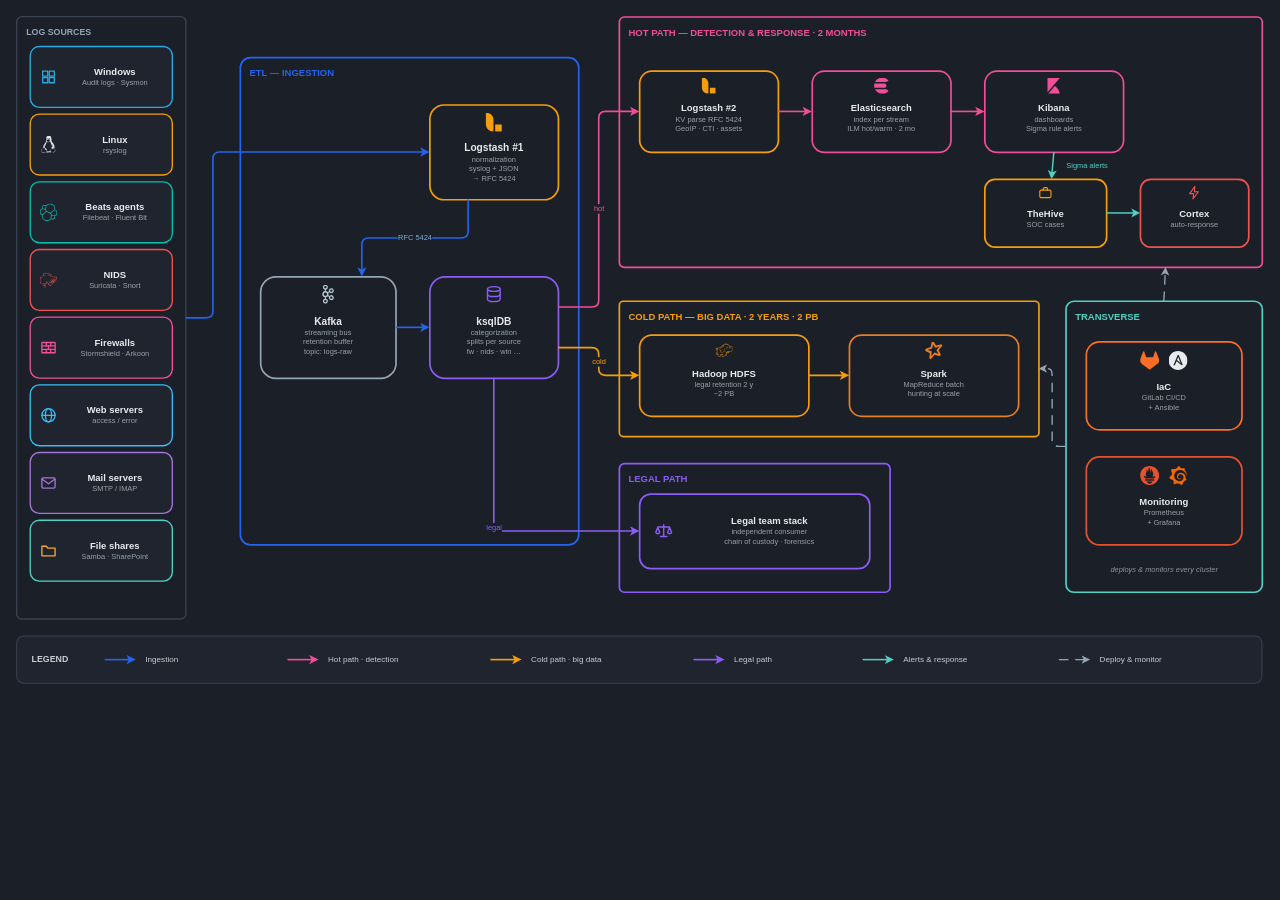
<file: images/siem-architecture.html>
<!DOCTYPE html>
<html lang="en">
<head>
<meta charset="utf-8">
<meta name="viewport" content="width=device-width, initial-scale=1">
<title>SIEM Architecture</title>
<style>
  :root { color-scheme: dark; }
  * { box-sizing: border-box; }
  body {
    margin: 0;
    font-family: 'Helvetica Neue', Arial, sans-serif;
    background: #1b1f28;
    color: #e8eaed;
  }
  .diagram-card {
    padding: 16px;
  }
  .diagram-card svg {
    display: block;
    width: 100%;
    height: auto;
  }
</style>
</head>
<body>
  <div class="diagram-card">
<svg xmlns="http://www.w3.org/2000/svg" style="background: transparent; background-color: transparent; color-scheme: light dark;" xmlns:xlink="http://www.w3.org/1999/xlink" version="1.1" viewBox="0 0 1844 988"><defs><symbol id="mx-image-cy9eku" viewBox="0 0 28 28"><image width="28" height="28" xlink:href="[data-uri]"/></symbol></defs><g><g data-cell-id="0"><g data-cell-id="1"><g data-cell-id="z-logsrc"><g><rect x="1" y="1" width="250" height="890" rx="7.5" ry="7.5" fill="none" stroke="#3a4150" stroke-width="2" pointer-events="all" style="stroke: light-dark(rgb(58, 65, 80), rgb(176, 182, 195));"/></g><g><g><switch><foreignObject style="overflow: visible; text-align: left;" pointer-events="none" width="100%" height="100%" requiredFeatures="http://www.w3.org/TR/SVG11/feature#Extensibility"><div xmlns="http://www.w3.org/1999/xhtml" style="display: flex; align-items: unsafe flex-start; justify-content: unsafe flex-start; width: 236px; height: 1px; padding-top: 16px; margin-left: 15px;"><div style="box-sizing: border-box; font-size: 0; text-align: left; color: #93A5B4; "><div style="display: inline-block; font-size: 13px; font-family: Helvetica; color: light-dark(#93A5B4, #546471); line-height: 1.2; pointer-events: all; font-weight: bold; white-space: normal; word-wrap: normal; ">LOG SOURCES</div></div></div></foreignObject></switch></g></g></g><g data-cell-id="z-etl"><g transform="translate(0.5,0.5)"><rect x="331" y="61" width="500" height="720" rx="15" ry="15" fill="none" stroke="#2563eb" stroke-width="2.5" pointer-events="all" style="stroke: light-dark(rgb(37, 99, 235), rgb(105, 158, 255));"/></g><g><g><switch><foreignObject style="overflow: visible; text-align: left;" pointer-events="none" width="100%" height="100%" requiredFeatures="http://www.w3.org/TR/SVG11/feature#Extensibility"><div xmlns="http://www.w3.org/1999/xhtml" style="display: flex; align-items: unsafe flex-start; justify-content: unsafe flex-start; width: 486px; height: 1px; padding-top: 76px; margin-left: 345px;"><div style="box-sizing: border-box; font-size: 0; text-align: left; color: #2563EB; "><div style="display: inline-block; font-size: 14px; font-family: Helvetica; color: light-dark(#2563EB, #699eff); line-height: 1.2; pointer-events: all; font-weight: bold; white-space: normal; word-wrap: normal; ">ETL — INGESTION</div></div></div></foreignObject></switch></g></g></g><g data-cell-id="z-hot"><g transform="translate(0.5,0.5)"><rect x="891" y="1" width="950" height="370" rx="7.4" ry="7.4" fill="none" stroke="#f04e98" stroke-width="2.5" pointer-events="all" style="stroke: light-dark(rgb(240, 78, 152), rgb(241, 102, 166));"/></g><g><g><switch><foreignObject style="overflow: visible; text-align: left;" pointer-events="none" width="100%" height="100%" requiredFeatures="http://www.w3.org/TR/SVG11/feature#Extensibility"><div xmlns="http://www.w3.org/1999/xhtml" style="display: flex; align-items: unsafe flex-start; justify-content: unsafe flex-start; width: 936px; height: 1px; padding-top: 16px; margin-left: 905px;"><div style="box-sizing: border-box; font-size: 0; text-align: left; color: #F04E98; "><div style="display: inline-block; font-size: 14px; font-family: Helvetica; color: light-dark(#F04E98, #f166a6); line-height: 1.2; pointer-events: all; font-weight: bold; white-space: normal; word-wrap: normal; ">HOT PATH — DETECTION &amp; RESPONSE · 2 MONTHS</div></div></div></foreignObject></switch></g></g></g><g data-cell-id="z-cold"><g transform="translate(0.5,0.5)"><rect x="891" y="421" width="620" height="200" rx="6" ry="6" fill="none" stroke="#f59e0b" stroke-width="2.5" pointer-events="all" style="stroke: light-dark(rgb(245, 158, 11), rgb(162, 87, 0));"/></g><g><g><switch><foreignObject style="overflow: visible; text-align: left;" pointer-events="none" width="100%" height="100%" requiredFeatures="http://www.w3.org/TR/SVG11/feature#Extensibility"><div xmlns="http://www.w3.org/1999/xhtml" style="display: flex; align-items: unsafe flex-start; justify-content: unsafe flex-start; width: 606px; height: 1px; padding-top: 436px; margin-left: 905px;"><div style="box-sizing: border-box; font-size: 0; text-align: left; color: #F59E0B; "><div style="display: inline-block; font-size: 14px; font-family: Helvetica; color: light-dark(#F59E0B, #a25700); line-height: 1.2; pointer-events: all; font-weight: bold; white-space: normal; word-wrap: normal; ">COLD PATH — BIG DATA · 2 YEARS · 2 PB</div></div></div></foreignObject></switch></g></g></g><g data-cell-id="z-legal"><g transform="translate(0.5,0.5)"><rect x="891" y="661" width="400" height="190" rx="7.6" ry="7.6" fill="none" stroke="#8b5cf6" stroke-width="2.5" pointer-events="all" style="stroke: light-dark(rgb(139, 92, 246), rgb(162, 122, 254));"/></g><g><g><switch><foreignObject style="overflow: visible; text-align: left;" pointer-events="none" width="100%" height="100%" requiredFeatures="http://www.w3.org/TR/SVG11/feature#Extensibility"><div xmlns="http://www.w3.org/1999/xhtml" style="display: flex; align-items: unsafe flex-start; justify-content: unsafe flex-start; width: 386px; height: 1px; padding-top: 676px; margin-left: 905px;"><div style="box-sizing: border-box; font-size: 0; text-align: left; color: #8B5CF6; "><div style="display: inline-block; font-size: 14px; font-family: Helvetica; color: light-dark(#8B5CF6, #a27afe); line-height: 1.2; pointer-events: all; font-weight: bold; white-space: normal; word-wrap: normal; ">LEGAL PATH</div></div></div></foreignObject></switch></g></g></g><g data-cell-id="z-transverse"><g transform="translate(0.5,0.5)"><rect x="1551" y="421" width="290" height="430" rx="11.6" ry="11.6" fill="none" stroke="#4fd1c5" stroke-width="2.5" pointer-events="all" style="stroke: light-dark(rgb(79, 209, 197), rgb(0, 106, 95));"/></g><g><g><switch><foreignObject style="overflow: visible; text-align: left;" pointer-events="none" width="100%" height="100%" requiredFeatures="http://www.w3.org/TR/SVG11/feature#Extensibility"><div xmlns="http://www.w3.org/1999/xhtml" style="display: flex; align-items: unsafe flex-start; justify-content: unsafe flex-start; width: 276px; height: 1px; padding-top: 436px; margin-left: 1565px;"><div style="box-sizing: border-box; font-size: 0; text-align: left; color: #4fd1c5; "><div style="display: inline-block; font-size: 14px; font-family: Helvetica; color: light-dark(#4fd1c5, #006a5f); line-height: 1.2; pointer-events: all; font-weight: bold; white-space: normal; word-wrap: normal; ">TRANSVERSE</div></div></div></foreignObject></switch></g></g></g><g data-cell-id="transverse-note"><g transform="translate(0.5,0.5)"><rect x="1561" y="803" width="270" height="30" fill="none" stroke="none" pointer-events="all"/></g><g><g><switch><foreignObject style="overflow: visible; text-align: left;" pointer-events="none" width="100%" height="100%" requiredFeatures="http://www.w3.org/TR/SVG11/feature#Extensibility"><div xmlns="http://www.w3.org/1999/xhtml" style="display: flex; align-items: unsafe center; justify-content: unsafe center; width: 1px; height: 1px; padding-top: 818px; margin-left: 1696px;"><div style="box-sizing: border-box; font-size: 0; text-align: center; color: #8b95a1; "><div style="display: inline-block; font-size: 11px; font-family: Helvetica; color: light-dark(#8b95a1, #666f79); line-height: 1.2; pointer-events: all; font-style: italic; white-space: nowrap; ">deploys &amp; monitors every cluster</div></div></div></foreignObject></switch></g></g></g><g data-cell-id="src-win"><g><rect x="21" y="45" width="210" height="90" rx="13.5" ry="13.5" fill="#20242e" stroke="#29abe2" stroke-width="2" pointer-events="all" style="fill: light-dark(rgb(32, 36, 46), rgb(203, 207, 215)); stroke: light-dark(rgb(41, 171, 226), rgb(19, 131, 178));"/></g><g><g><switch><foreignObject style="overflow: visible; text-align: left;" pointer-events="none" width="100%" height="100%" requiredFeatures="http://www.w3.org/TR/SVG11/feature#Extensibility"><div xmlns="http://www.w3.org/1999/xhtml" style="display: flex; align-items: unsafe center; justify-content: unsafe center; width: 168px; height: 1px; padding-top: 90px; margin-left: 62px;"><div style="box-sizing: border-box; font-size: 0; text-align: center; color: #000000; "><div style="display: inline-block; font-size: 12px; font-family: Helvetica; color: light-dark(#000000, #ffffff); line-height: 1.2; pointer-events: all; white-space: normal; word-wrap: normal; "><b style="font-size: 14px; color: light-dark(rgb(232, 234, 237), rgb(34, 36, 39));">Windows</b><br /><span style="font-size: 11px; color: light-dark(rgb(154, 160, 168), rgb(96, 101, 108));">Audit logs · Sysmon</span></div></div></div></foreignObject></switch></g></g><g data-cell-id="src-win-ic"><g><image width="26" height="26" xlink:href="[data-uri]" x="35" y="77"/></g></g></g><g data-cell-id="src-linux"><g><rect x="21" y="145" width="210" height="90" rx="13.5" ry="13.5" fill="#20242e" stroke="#f59e0b" stroke-width="2" pointer-events="all" style="fill: light-dark(rgb(32, 36, 46), rgb(203, 207, 215)); stroke: light-dark(rgb(245, 158, 11), rgb(162, 87, 0));"/></g><g><g><switch><foreignObject style="overflow: visible; text-align: left;" pointer-events="none" width="100%" height="100%" requiredFeatures="http://www.w3.org/TR/SVG11/feature#Extensibility"><div xmlns="http://www.w3.org/1999/xhtml" style="display: flex; align-items: unsafe center; justify-content: unsafe center; width: 168px; height: 1px; padding-top: 190px; margin-left: 62px;"><div style="box-sizing: border-box; font-size: 0; text-align: center; color: #000000; "><div style="display: inline-block; font-size: 12px; font-family: Helvetica; color: light-dark(#000000, #ffffff); line-height: 1.2; pointer-events: all; white-space: normal; word-wrap: normal; "><b style="font-size: 14px; color: light-dark(rgb(232, 234, 237), rgb(34, 36, 39));">Linux</b><br /><span style="font-size: 11px; color: light-dark(rgb(154, 160, 168), rgb(96, 101, 108));">rsyslog</span></div></div></div></foreignObject></switch></g></g><g data-cell-id="src-linux-ic"><g><image width="26" height="26" xlink:href="[data-uri]" x="35" y="177"/></g></g></g><g data-cell-id="src-beats"><g><rect x="21" y="245" width="210" height="90" rx="13.5" ry="13.5" fill="#20242e" stroke="#00bfb3" stroke-width="2" pointer-events="all" style="fill: light-dark(rgb(32, 36, 46), rgb(203, 207, 215)); stroke: light-dark(rgb(0, 191, 179), rgb(0, 144, 134));"/></g><g><g><switch><foreignObject style="overflow: visible; text-align: left;" pointer-events="none" width="100%" height="100%" requiredFeatures="http://www.w3.org/TR/SVG11/feature#Extensibility"><div xmlns="http://www.w3.org/1999/xhtml" style="display: flex; align-items: unsafe center; justify-content: unsafe center; width: 168px; height: 1px; padding-top: 290px; margin-left: 62px;"><div style="box-sizing: border-box; font-size: 0; text-align: center; color: #000000; "><div style="display: inline-block; font-size: 12px; font-family: Helvetica; color: light-dark(#000000, #ffffff); line-height: 1.2; pointer-events: all; white-space: normal; word-wrap: normal; "><b style="font-size: 14px; color: light-dark(rgb(232, 234, 237), rgb(34, 36, 39));">Beats agents</b><br /><span style="font-size: 11px; color: light-dark(rgb(154, 160, 168), rgb(96, 101, 108));">Filebeat · Fluent Bit</span></div></div></div></foreignObject></switch></g></g><g data-cell-id="src-beats-ic"><g><image width="26" height="26" xlink:href="[data-uri]" x="35" y="277"/></g></g></g><g data-cell-id="src-nids"><g><rect x="21" y="345" width="210" height="90" rx="13.5" ry="13.5" fill="#20242e" stroke="#ef5350" stroke-width="2" pointer-events="all" style="fill: light-dark(rgb(32, 36, 46), rgb(203, 207, 215)); stroke: light-dark(rgb(239, 83, 80), rgb(243, 109, 107));"/></g><g><g><switch><foreignObject style="overflow: visible; text-align: left;" pointer-events="none" width="100%" height="100%" requiredFeatures="http://www.w3.org/TR/SVG11/feature#Extensibility"><div xmlns="http://www.w3.org/1999/xhtml" style="display: flex; align-items: unsafe center; justify-content: unsafe center; width: 168px; height: 1px; padding-top: 390px; margin-left: 62px;"><div style="box-sizing: border-box; font-size: 0; text-align: center; color: #000000; "><div style="display: inline-block; font-size: 12px; font-family: Helvetica; color: light-dark(#000000, #ffffff); line-height: 1.2; pointer-events: all; white-space: normal; word-wrap: normal; "><b style="font-size: 14px; color: light-dark(rgb(232, 234, 237), rgb(34, 36, 39));">NIDS</b><br /><span style="font-size: 11px; color: light-dark(rgb(154, 160, 168), rgb(96, 101, 108));">Suricata · Snort</span></div></div></div></foreignObject></switch></g></g><g data-cell-id="src-nids-ic"><g><image width="26" height="26" xlink:href="[data-uri]" x="35" y="377"/></g></g></g><g data-cell-id="src-fw"><g><rect x="21" y="445" width="210" height="90" rx="13.5" ry="13.5" fill="#20242e" stroke="#f04e98" stroke-width="2" pointer-events="all" style="fill: light-dark(rgb(32, 36, 46), rgb(203, 207, 215)); stroke: light-dark(rgb(240, 78, 152), rgb(241, 102, 166));"/></g><g><g><switch><foreignObject style="overflow: visible; text-align: left;" pointer-events="none" width="100%" height="100%" requiredFeatures="http://www.w3.org/TR/SVG11/feature#Extensibility"><div xmlns="http://www.w3.org/1999/xhtml" style="display: flex; align-items: unsafe center; justify-content: unsafe center; width: 168px; height: 1px; padding-top: 490px; margin-left: 62px;"><div style="box-sizing: border-box; font-size: 0; text-align: center; color: #000000; "><div style="display: inline-block; font-size: 12px; font-family: Helvetica; color: light-dark(#000000, #ffffff); line-height: 1.2; pointer-events: all; white-space: normal; word-wrap: normal; "><b style="font-size: 14px; color: light-dark(rgb(232, 234, 237), rgb(34, 36, 39));">Firewalls</b><br /><span style="font-size: 11px; color: light-dark(rgb(154, 160, 168), rgb(96, 101, 108));">Stormshield · Arkoon</span></div></div></div></foreignObject></switch></g></g><g data-cell-id="src-fw-ic"><g><image width="26" height="26" xlink:href="[data-uri]" x="35" y="477"/></g></g></g><g data-cell-id="src-web"><g><rect x="21" y="545" width="210" height="90" rx="13.5" ry="13.5" fill="#20242e" stroke="#38bdf8" stroke-width="2" pointer-events="all" style="fill: light-dark(rgb(32, 36, 46), rgb(203, 207, 215)); stroke: light-dark(rgb(56, 189, 248), rgb(2, 116, 167));"/></g><g><g><switch><foreignObject style="overflow: visible; text-align: left;" pointer-events="none" width="100%" height="100%" requiredFeatures="http://www.w3.org/TR/SVG11/feature#Extensibility"><div xmlns="http://www.w3.org/1999/xhtml" style="display: flex; align-items: unsafe center; justify-content: unsafe center; width: 168px; height: 1px; padding-top: 590px; margin-left: 62px;"><div style="box-sizing: border-box; font-size: 0; text-align: center; color: #000000; "><div style="display: inline-block; font-size: 12px; font-family: Helvetica; color: light-dark(#000000, #ffffff); line-height: 1.2; pointer-events: all; white-space: normal; word-wrap: normal; "><b style="font-size: 14px; color: light-dark(rgb(232, 234, 237), rgb(34, 36, 39));">Web servers</b><br /><span style="font-size: 11px; color: light-dark(rgb(154, 160, 168), rgb(96, 101, 108));">access / error</span></div></div></div></foreignObject></switch></g></g><g data-cell-id="src-web-ic"><g><image width="26" height="26" xlink:href="[data-uri]" x="35" y="577"/></g></g></g><g data-cell-id="src-mail"><g><rect x="21" y="645" width="210" height="90" rx="13.5" ry="13.5" fill="#20242e" stroke="#a375d6" stroke-width="2" pointer-events="all" style="fill: light-dark(rgb(32, 36, 46), rgb(203, 207, 215)); stroke: light-dark(rgb(163, 117, 214), rgb(148, 108, 192));"/></g><g><g><switch><foreignObject style="overflow: visible; text-align: left;" pointer-events="none" width="100%" height="100%" requiredFeatures="http://www.w3.org/TR/SVG11/feature#Extensibility"><div xmlns="http://www.w3.org/1999/xhtml" style="display: flex; align-items: unsafe center; justify-content: unsafe center; width: 168px; height: 1px; padding-top: 690px; margin-left: 62px;"><div style="box-sizing: border-box; font-size: 0; text-align: center; color: #000000; "><div style="display: inline-block; font-size: 12px; font-family: Helvetica; color: light-dark(#000000, #ffffff); line-height: 1.2; pointer-events: all; white-space: normal; word-wrap: normal; "><b style="font-size: 14px; color: light-dark(rgb(232, 234, 237), rgb(34, 36, 39));">Mail servers</b><br /><span style="font-size: 11px; color: light-dark(rgb(154, 160, 168), rgb(96, 101, 108));">SMTP / IMAP</span></div></div></div></foreignObject></switch></g></g><g data-cell-id="src-mail-ic"><g><image width="26" height="26" xlink:href="[data-uri]" x="35" y="677"/></g></g></g><g data-cell-id="src-files"><g><rect x="21" y="745" width="210" height="90" rx="13.5" ry="13.5" fill="#20242e" stroke="#4fd1c5" stroke-width="2" pointer-events="all" style="fill: light-dark(rgb(32, 36, 46), rgb(203, 207, 215)); stroke: light-dark(rgb(79, 209, 197), rgb(0, 106, 95));"/></g><g><g><switch><foreignObject style="overflow: visible; text-align: left;" pointer-events="none" width="100%" height="100%" requiredFeatures="http://www.w3.org/TR/SVG11/feature#Extensibility"><div xmlns="http://www.w3.org/1999/xhtml" style="display: flex; align-items: unsafe center; justify-content: unsafe center; width: 168px; height: 1px; padding-top: 790px; margin-left: 62px;"><div style="box-sizing: border-box; font-size: 0; text-align: center; color: #000000; "><div style="display: inline-block; font-size: 12px; font-family: Helvetica; color: light-dark(#000000, #ffffff); line-height: 1.2; pointer-events: all; white-space: normal; word-wrap: normal; "><b style="font-size: 14px; color: light-dark(rgb(232, 234, 237), rgb(34, 36, 39));">File shares</b><br /><span style="font-size: 11px; color: light-dark(rgb(154, 160, 168), rgb(96, 101, 108));">Samba · SharePoint</span></div></div></div></foreignObject></switch></g></g><g data-cell-id="src-files-ic"><g><image width="26" height="26" xlink:href="[data-uri]" x="35" y="777"/></g></g></g><g data-cell-id="logstash1"><g transform="translate(0.5,0.5)"><rect x="611" y="131" width="190" height="140" rx="21" ry="21" fill="#1b1f28" stroke="#f59e0b" stroke-width="2.5" pointer-events="all" style="fill: light-dark(rgb(27, 31, 40), rgb(207, 211, 218)); stroke: light-dark(rgb(245, 158, 11), rgb(162, 87, 0));"/></g><g><g><switch><foreignObject style="overflow: visible; text-align: left;" pointer-events="none" width="100%" height="100%" requiredFeatures="http://www.w3.org/TR/SVG11/feature#Extensibility"><div xmlns="http://www.w3.org/1999/xhtml" style="display: flex; align-items: unsafe flex-start; justify-content: unsafe center; width: 188px; height: 1px; padding-top: 186px; margin-left: 612px;"><div style="box-sizing: border-box; font-size: 0; text-align: center; color: #000000; "><div style="display: inline-block; font-size: 12px; font-family: Helvetica; color: light-dark(#000000, #ffffff); line-height: 1.2; pointer-events: all; white-space: normal; word-wrap: normal; "><b style="font-size: 15px; color: light-dark(rgb(232, 234, 237), rgb(34, 36, 39));">Logstash #1</b><br /><span style="font-size: 11px; color: light-dark(rgb(154, 160, 168), rgb(96, 101, 108));">normalization<br />syslog + JSON<br />→ RFC 5424</span></div></div></div></foreignObject></switch></g></g><g data-cell-id="logstash1-ic"><g><use href="#mx-image-cy9eku" xlink:href="#mx-image-cy9eku" x="692" y="143" width="28" height="28"/></g></g></g><g data-cell-id="kafka"><g transform="translate(0.5,0.5)"><rect x="361" y="385" width="200" height="150" rx="22.5" ry="22.5" fill="#1b1f28" stroke="#93a5b4" stroke-width="2.5" pointer-events="all" style="fill: light-dark(rgb(27, 31, 40), rgb(207, 211, 218)); stroke: light-dark(rgb(147, 165, 180), rgb(84, 100, 113));"/></g><g><g><switch><foreignObject style="overflow: visible; text-align: left;" pointer-events="none" width="100%" height="100%" requiredFeatures="http://www.w3.org/TR/SVG11/feature#Extensibility"><div xmlns="http://www.w3.org/1999/xhtml" style="display: flex; align-items: unsafe flex-start; justify-content: unsafe center; width: 198px; height: 1px; padding-top: 442px; margin-left: 362px;"><div style="box-sizing: border-box; font-size: 0; text-align: center; color: #000000; "><div style="display: inline-block; font-size: 12px; font-family: Helvetica; color: light-dark(#000000, #ffffff); line-height: 1.2; pointer-events: all; white-space: normal; word-wrap: normal; "><b style="font-size: 15px; color: light-dark(rgb(232, 234, 237), rgb(34, 36, 39));">Kafka</b><br /><span style="font-size: 11px; color: light-dark(rgb(154, 160, 168), rgb(96, 101, 108));">streaming bus<br />retention buffer<br />topic: logs-raw</span></div></div></div></foreignObject></switch></g></g><g data-cell-id="kafka-ic"><g><image width="28" height="28" xlink:href="[data-uri]" x="447" y="397"/></g></g></g><g data-cell-id="ksqldb"><g transform="translate(0.5,0.5)"><rect x="611" y="385" width="190" height="150" rx="22.5" ry="22.5" fill="#1b1f28" stroke="#8b5cf6" stroke-width="2.5" pointer-events="all" style="fill: light-dark(rgb(27, 31, 40), rgb(207, 211, 218)); stroke: light-dark(rgb(139, 92, 246), rgb(162, 122, 254));"/></g><g><g><switch><foreignObject style="overflow: visible; text-align: left;" pointer-events="none" width="100%" height="100%" requiredFeatures="http://www.w3.org/TR/SVG11/feature#Extensibility"><div xmlns="http://www.w3.org/1999/xhtml" style="display: flex; align-items: unsafe flex-start; justify-content: unsafe center; width: 188px; height: 1px; padding-top: 442px; margin-left: 612px;"><div style="box-sizing: border-box; font-size: 0; text-align: center; color: #000000; "><div style="display: inline-block; font-size: 12px; font-family: Helvetica; color: light-dark(#000000, #ffffff); line-height: 1.2; pointer-events: all; white-space: normal; word-wrap: normal; "><b style="font-size: 15px; color: light-dark(rgb(232, 234, 237), rgb(34, 36, 39));">ksqlDB</b><br /><span style="font-size: 11px; color: light-dark(rgb(154, 160, 168), rgb(96, 101, 108));">categorization<br />splits per source<br />fw · nids · win …</span></div></div></div></foreignObject></switch></g></g><g data-cell-id="ksqldb-ic"><g><image width="28" height="28" xlink:href="[data-uri]" x="692" y="397"/></g></g></g><g data-cell-id="logstash2"><g transform="translate(0.5,0.5)"><rect x="921" y="81" width="205" height="120" rx="18" ry="18" fill="#1b1f28" stroke="#f59e0b" stroke-width="2.5" pointer-events="all" style="fill: light-dark(rgb(27, 31, 40), rgb(207, 211, 218)); stroke: light-dark(rgb(245, 158, 11), rgb(162, 87, 0));"/></g><g><g><switch><foreignObject style="overflow: visible; text-align: left;" pointer-events="none" width="100%" height="100%" requiredFeatures="http://www.w3.org/TR/SVG11/feature#Extensibility"><div xmlns="http://www.w3.org/1999/xhtml" style="display: flex; align-items: unsafe flex-start; justify-content: unsafe center; width: 203px; height: 1px; padding-top: 128px; margin-left: 922px;"><div style="box-sizing: border-box; font-size: 0; text-align: center; color: #000000; "><div style="display: inline-block; font-size: 12px; font-family: Helvetica; color: light-dark(#000000, #ffffff); line-height: 1.2; pointer-events: all; white-space: normal; word-wrap: normal; "><b style="font-size: 14px; color: light-dark(rgb(232, 234, 237), rgb(34, 36, 39));">Logstash #2</b><br /><span style="font-size: 11px; color: light-dark(rgb(154, 160, 168), rgb(96, 101, 108));">KV parse RFC 5424<br />GeoIP · CTI · assets</span></div></div></div></foreignObject></switch></g></g><g data-cell-id="logstash2-ic"><g><use href="#mx-image-cy9eku" xlink:href="#mx-image-cy9eku" x="1011.5" y="91" width="24" height="24"/></g></g></g><g data-cell-id="elastic"><g transform="translate(0.5,0.5)"><rect x="1176" y="81" width="205" height="120" rx="18" ry="18" fill="#1b1f28" stroke="#f04e98" stroke-width="2.5" pointer-events="all" style="fill: light-dark(rgb(27, 31, 40), rgb(207, 211, 218)); stroke: light-dark(rgb(240, 78, 152), rgb(241, 102, 166));"/></g><g><g><switch><foreignObject style="overflow: visible; text-align: left;" pointer-events="none" width="100%" height="100%" requiredFeatures="http://www.w3.org/TR/SVG11/feature#Extensibility"><div xmlns="http://www.w3.org/1999/xhtml" style="display: flex; align-items: unsafe flex-start; justify-content: unsafe center; width: 203px; height: 1px; padding-top: 128px; margin-left: 1177px;"><div style="box-sizing: border-box; font-size: 0; text-align: center; color: #000000; "><div style="display: inline-block; font-size: 12px; font-family: Helvetica; color: light-dark(#000000, #ffffff); line-height: 1.2; pointer-events: all; white-space: normal; word-wrap: normal; "><b style="font-size: 14px; color: light-dark(rgb(232, 234, 237), rgb(34, 36, 39));">Elasticsearch</b><br /><span style="font-size: 11px; color: light-dark(rgb(154, 160, 168), rgb(96, 101, 108));">index per stream<br />ILM hot/warm · 2 mo</span></div></div></div></foreignObject></switch></g></g><g data-cell-id="elastic-ic"><g><image width="24" height="24" xlink:href="[data-uri]" x="1266.5" y="91"/></g></g></g><g data-cell-id="kibana"><g transform="translate(0.5,0.5)"><rect x="1431" y="81" width="205" height="120" rx="18" ry="18" fill="#1b1f28" stroke="#f04e98" stroke-width="2.5" pointer-events="all" style="fill: light-dark(rgb(27, 31, 40), rgb(207, 211, 218)); stroke: light-dark(rgb(240, 78, 152), rgb(241, 102, 166));"/></g><g><g><switch><foreignObject style="overflow: visible; text-align: left;" pointer-events="none" width="100%" height="100%" requiredFeatures="http://www.w3.org/TR/SVG11/feature#Extensibility"><div xmlns="http://www.w3.org/1999/xhtml" style="display: flex; align-items: unsafe flex-start; justify-content: unsafe center; width: 203px; height: 1px; padding-top: 128px; margin-left: 1432px;"><div style="box-sizing: border-box; font-size: 0; text-align: center; color: #000000; "><div style="display: inline-block; font-size: 12px; font-family: Helvetica; color: light-dark(#000000, #ffffff); line-height: 1.2; pointer-events: all; white-space: normal; word-wrap: normal; "><b style="font-size: 14px; color: light-dark(rgb(232, 234, 237), rgb(34, 36, 39));">Kibana</b><br /><span style="font-size: 11px; color: light-dark(rgb(154, 160, 168), rgb(96, 101, 108));">dashboards<br />Sigma rule alerts</span></div></div></div></foreignObject></switch></g></g><g data-cell-id="kibana-ic"><g><image width="24" height="24" xlink:href="[data-uri]" x="1521.5" y="91"/></g></g></g><g data-cell-id="thehive"><g transform="translate(0.5,0.5)"><rect x="1431" y="241" width="180" height="100" rx="15" ry="15" fill="#1b1f28" stroke="#f59e0b" stroke-width="2.5" pointer-events="all" style="fill: light-dark(rgb(27, 31, 40), rgb(207, 211, 218)); stroke: light-dark(rgb(245, 158, 11), rgb(162, 87, 0));"/></g><g><g><switch><foreignObject style="overflow: visible; text-align: left;" pointer-events="none" width="100%" height="100%" requiredFeatures="http://www.w3.org/TR/SVG11/feature#Extensibility"><div xmlns="http://www.w3.org/1999/xhtml" style="display: flex; align-items: unsafe flex-start; justify-content: unsafe center; width: 178px; height: 1px; padding-top: 284px; margin-left: 1432px;"><div style="box-sizing: border-box; font-size: 0; text-align: center; color: #000000; "><div style="display: inline-block; font-size: 12px; font-family: Helvetica; color: light-dark(#000000, #ffffff); line-height: 1.2; pointer-events: all; white-space: normal; word-wrap: normal; "><b style="font-size: 14px; color: light-dark(rgb(232, 234, 237), rgb(34, 36, 39));">TheHive</b><br /><span style="font-size: 11px; color: light-dark(rgb(154, 160, 168), rgb(96, 101, 108));">SOC cases</span></div></div></div></foreignObject></switch></g></g><g data-cell-id="thehive-ic"><g><image width="22" height="22" xlink:href="[data-uri]" x="1510" y="250"/></g></g></g><g data-cell-id="cortex"><g transform="translate(0.5,0.5)"><rect x="1661" y="241" width="160" height="100" rx="15" ry="15" fill="#1b1f28" stroke="#ef5350" stroke-width="2.5" pointer-events="all" style="fill: light-dark(rgb(27, 31, 40), rgb(207, 211, 218)); stroke: light-dark(rgb(239, 83, 80), rgb(243, 109, 107));"/></g><g><g><switch><foreignObject style="overflow: visible; text-align: left;" pointer-events="none" width="100%" height="100%" requiredFeatures="http://www.w3.org/TR/SVG11/feature#Extensibility"><div xmlns="http://www.w3.org/1999/xhtml" style="display: flex; align-items: unsafe flex-start; justify-content: unsafe center; width: 158px; height: 1px; padding-top: 284px; margin-left: 1662px;"><div style="box-sizing: border-box; font-size: 0; text-align: center; color: #000000; "><div style="display: inline-block; font-size: 12px; font-family: Helvetica; color: light-dark(#000000, #ffffff); line-height: 1.2; pointer-events: all; white-space: normal; word-wrap: normal; "><b style="font-size: 14px; color: light-dark(rgb(232, 234, 237), rgb(34, 36, 39));">Cortex</b><br /><span style="font-size: 11px; color: light-dark(rgb(154, 160, 168), rgb(96, 101, 108));">auto-response</span></div></div></div></foreignObject></switch></g></g><g data-cell-id="cortex-ic"><g><image width="22" height="22" xlink:href="[data-uri]" x="1730" y="250"/></g></g></g><g data-cell-id="hdfs"><g transform="translate(0.5,0.5)"><rect x="921" y="471" width="250" height="120" rx="18" ry="18" fill="#1b1f28" stroke="#f59e0b" stroke-width="2.5" pointer-events="all" style="fill: light-dark(rgb(27, 31, 40), rgb(207, 211, 218)); stroke: light-dark(rgb(245, 158, 11), rgb(162, 87, 0));"/></g><g><g><switch><foreignObject style="overflow: visible; text-align: left;" pointer-events="none" width="100%" height="100%" requiredFeatures="http://www.w3.org/TR/SVG11/feature#Extensibility"><div xmlns="http://www.w3.org/1999/xhtml" style="display: flex; align-items: unsafe flex-start; justify-content: unsafe center; width: 248px; height: 1px; padding-top: 520px; margin-left: 922px;"><div style="box-sizing: border-box; font-size: 0; text-align: center; color: #000000; "><div style="display: inline-block; font-size: 12px; font-family: Helvetica; color: light-dark(#000000, #ffffff); line-height: 1.2; pointer-events: all; white-space: normal; word-wrap: normal; "><b style="font-size: 14px; color: light-dark(rgb(232, 234, 237), rgb(34, 36, 39));">Hadoop HDFS</b><br /><span style="font-size: 11px; color: light-dark(rgb(154, 160, 168), rgb(96, 101, 108));">legal retention 2 y<br />~2 PB</span></div></div></div></foreignObject></switch></g></g><g data-cell-id="hdfs-ic"><g><image width="26" height="26" xlink:href="[data-uri]" x="1033" y="481"/></g></g></g><g data-cell-id="spark"><g transform="translate(0.5,0.5)"><rect x="1231" y="471" width="250" height="120" rx="18" ry="18" fill="#1b1f28" stroke="#e67e22" stroke-width="2.5" pointer-events="all" style="fill: light-dark(rgb(27, 31, 40), rgb(207, 211, 218)); stroke: light-dark(rgb(230, 126, 34), rgb(192, 102, 23));"/></g><g><g><switch><foreignObject style="overflow: visible; text-align: left;" pointer-events="none" width="100%" height="100%" requiredFeatures="http://www.w3.org/TR/SVG11/feature#Extensibility"><div xmlns="http://www.w3.org/1999/xhtml" style="display: flex; align-items: unsafe flex-start; justify-content: unsafe center; width: 248px; height: 1px; padding-top: 520px; margin-left: 1232px;"><div style="box-sizing: border-box; font-size: 0; text-align: center; color: #000000; "><div style="display: inline-block; font-size: 12px; font-family: Helvetica; color: light-dark(#000000, #ffffff); line-height: 1.2; pointer-events: all; white-space: normal; word-wrap: normal; "><b style="font-size: 14px; color: light-dark(rgb(232, 234, 237), rgb(34, 36, 39));">Spark</b><br /><span style="font-size: 11px; color: light-dark(rgb(154, 160, 168), rgb(96, 101, 108));">MapReduce batch<br />hunting at scale</span></div></div></div></foreignObject></switch></g></g><g data-cell-id="spark-ic"><g><image width="26" height="26" xlink:href="[data-uri]" x="1343" y="481"/></g></g></g><g data-cell-id="legalstack"><g transform="translate(0.5,0.5)"><rect x="921" y="706" width="340" height="110" rx="16.5" ry="16.5" fill="#1b1f28" stroke="#8b5cf6" stroke-width="2.5" pointer-events="all" style="fill: light-dark(rgb(27, 31, 40), rgb(207, 211, 218)); stroke: light-dark(rgb(139, 92, 246), rgb(162, 122, 254));"/></g><g><g><switch><foreignObject style="overflow: visible; text-align: left;" pointer-events="none" width="100%" height="100%" requiredFeatures="http://www.w3.org/TR/SVG11/feature#Extensibility"><div xmlns="http://www.w3.org/1999/xhtml" style="display: flex; align-items: unsafe center; justify-content: unsafe center; width: 294px; height: 1px; padding-top: 761px; margin-left: 966px;"><div style="box-sizing: border-box; font-size: 0; text-align: center; color: #000000; "><div style="display: inline-block; font-size: 12px; font-family: Helvetica; color: light-dark(#000000, #ffffff); line-height: 1.2; pointer-events: all; white-space: normal; word-wrap: normal; "><b style="font-size: 14px; color: light-dark(rgb(232, 234, 237), rgb(34, 36, 39));">Legal team stack</b><br /><span style="font-size: 11px; color: light-dark(rgb(154, 160, 168), rgb(96, 101, 108));">independent consumer<br />chain of custody · forensics</span></div></div></div></foreignObject></switch></g></g><g data-cell-id="legalstack-ic"><g><image width="28" height="28" xlink:href="[data-uri]" x="943" y="747"/></g></g></g><g data-cell-id="iac"><g transform="translate(0.5,0.5)"><rect x="1581" y="481" width="230" height="130" rx="19.5" ry="19.5" fill="#1b1f28" stroke="#fc6d26" stroke-width="2.5" pointer-events="all" style="fill: light-dark(rgb(27, 31, 40), rgb(207, 211, 218)); stroke: light-dark(rgb(252, 109, 38), rgb(223, 100, 39));"/></g><g><g><switch><foreignObject style="overflow: visible; text-align: left;" pointer-events="none" width="100%" height="100%" requiredFeatures="http://www.w3.org/TR/SVG11/feature#Extensibility"><div xmlns="http://www.w3.org/1999/xhtml" style="display: flex; align-items: unsafe flex-start; justify-content: unsafe center; width: 228px; height: 1px; padding-top: 540px; margin-left: 1582px;"><div style="box-sizing: border-box; font-size: 0; text-align: center; color: #000000; "><div style="display: inline-block; font-size: 12px; font-family: Helvetica; color: light-dark(#000000, #ffffff); line-height: 1.2; pointer-events: all; white-space: normal; word-wrap: normal; "><b style="font-size: 14px; color: light-dark(rgb(232, 234, 237), rgb(34, 36, 39));">IaC</b><br /><span style="font-size: 11px; color: light-dark(rgb(154, 160, 168), rgb(96, 101, 108));">GitLab CI/CD<br />+ Ansible</span></div></div></div></foreignObject></switch></g></g><g data-cell-id="iac-ic1"><g><image width="28" height="28" xlink:href="[data-uri]" x="1661" y="495"/></g></g><g data-cell-id="iac-ic2"><g><image width="28" height="28" xlink:href="[data-uri]" x="1703" y="495"/></g></g></g><g data-cell-id="monitoring"><g transform="translate(0.5,0.5)"><rect x="1581" y="651" width="230" height="130" rx="19.5" ry="19.5" fill="#1b1f28" stroke="#e6522c" stroke-width="2.5" pointer-events="all" style="fill: light-dark(rgb(27, 31, 40), rgb(207, 211, 218)); stroke: light-dark(rgb(230, 82, 44), rgb(245, 117, 85));"/></g><g><g><switch><foreignObject style="overflow: visible; text-align: left;" pointer-events="none" width="100%" height="100%" requiredFeatures="http://www.w3.org/TR/SVG11/feature#Extensibility"><div xmlns="http://www.w3.org/1999/xhtml" style="display: flex; align-items: unsafe flex-start; justify-content: unsafe center; width: 228px; height: 1px; padding-top: 710px; margin-left: 1582px;"><div style="box-sizing: border-box; font-size: 0; text-align: center; color: #000000; "><div style="display: inline-block; font-size: 12px; font-family: Helvetica; color: light-dark(#000000, #ffffff); line-height: 1.2; pointer-events: all; white-space: normal; word-wrap: normal; "><b style="font-size: 14px; color: light-dark(rgb(232, 234, 237), rgb(34, 36, 39));">Monitoring</b><br /><span style="font-size: 11px; color: light-dark(rgb(154, 160, 168), rgb(96, 101, 108));">Prometheus<br />+ Grafana</span></div></div></div></foreignObject></switch></g></g><g data-cell-id="monitoring-ic1"><g><image width="28" height="28" xlink:href="[data-uri]" x="1661" y="665"/></g></g><g data-cell-id="monitoring-ic2"><g><image width="28" height="28" xlink:href="[data-uri]" x="1703" y="665"/></g></g></g><g data-cell-id="i1"><g><path d="M 251 446 L 281 446 Q 291 446 291 436 L 291 211 Q 291 201 301 201 L 602.02 201" fill="none" stroke="#2563eb" stroke-width="2.4" stroke-miterlimit="10" pointer-events="stroke" style="stroke: light-dark(rgb(37, 99, 235), rgb(105, 158, 255));"/><path d="M 608.32 201 L 599.92 205.2 L 602.02 201 L 599.92 196.8 Z" fill="#2563eb" stroke="#2563eb" stroke-width="2.4" stroke-miterlimit="10" pointer-events="all" style="fill: light-dark(rgb(37, 99, 235), rgb(105, 158, 255)); stroke: light-dark(rgb(37, 99, 235), rgb(105, 158, 255));"/></g></g><g data-cell-id="i2"><g><path d="M 668 271 L 668 318 Q 668 328 658 328 L 521 328 Q 511 328 511 338 L 511 376.02" fill="none" stroke="#2563eb" stroke-width="2.4" stroke-miterlimit="10" pointer-events="stroke" style="stroke: light-dark(rgb(37, 99, 235), rgb(105, 158, 255));"/><path d="M 511 382.32 L 506.8 373.92 L 511 376.02 L 515.2 373.92 Z" fill="#2563eb" stroke="#2563eb" stroke-width="2.4" stroke-miterlimit="10" pointer-events="all" style="fill: light-dark(rgb(37, 99, 235), rgb(105, 158, 255)); stroke: light-dark(rgb(37, 99, 235), rgb(105, 158, 255));"/></g><g><g><switch><foreignObject style="overflow: visible; text-align: left;" pointer-events="none" width="100%" height="100%" requiredFeatures="http://www.w3.org/TR/SVG11/feature#Extensibility"><div xmlns="http://www.w3.org/1999/xhtml" style="display: flex; align-items: unsafe center; justify-content: unsafe center; width: 1px; height: 1px; padding-top: 328px; margin-left: 589px;"><div style="box-sizing: border-box; font-size: 0; text-align: center; color: #7FB2D8; background-color: #1b1f28; "><div style="display: inline-block; font-size: 11px; font-family: Helvetica; color: light-dark(#7FB2D8, #366283); line-height: 1.2; pointer-events: all; background-color: light-dark(#1b1f28, #cfd3da); white-space: nowrap; ">RFC 5424</div></div></div></foreignObject></switch></g></g></g><g data-cell-id="i3"><g><path d="M 561 460 L 602.02 460" fill="none" stroke="#2563eb" stroke-width="2.4" stroke-miterlimit="10" pointer-events="stroke" style="stroke: light-dark(rgb(37, 99, 235), rgb(105, 158, 255));"/><path d="M 608.32 460 L 599.92 464.2 L 602.02 460 L 599.92 455.8 Z" fill="#2563eb" stroke="#2563eb" stroke-width="2.4" stroke-miterlimit="10" pointer-events="all" style="fill: light-dark(rgb(37, 99, 235), rgb(105, 158, 255)); stroke: light-dark(rgb(37, 99, 235), rgb(105, 158, 255));"/></g></g><g data-cell-id="s-hot"><g><path d="M 801 430 L 851 430 Q 861 430 861 420 L 861 151 Q 861 141 871 141 L 912.02 141" fill="none" stroke="#f04e98" stroke-width="2.4" stroke-miterlimit="10" pointer-events="stroke" style="stroke: light-dark(rgb(240, 78, 152), rgb(241, 102, 166));"/><path d="M 918.32 141 L 909.92 145.2 L 912.02 141 L 909.92 136.8 Z" fill="#f04e98" stroke="#f04e98" stroke-width="2.4" stroke-miterlimit="10" pointer-events="all" style="fill: light-dark(rgb(240, 78, 152), rgb(241, 102, 166)); stroke: light-dark(rgb(240, 78, 152), rgb(241, 102, 166));"/></g><g><g><switch><foreignObject style="overflow: visible; text-align: left;" pointer-events="none" width="100%" height="100%" requiredFeatures="http://www.w3.org/TR/SVG11/feature#Extensibility"><div xmlns="http://www.w3.org/1999/xhtml" style="display: flex; align-items: unsafe center; justify-content: unsafe center; width: 1px; height: 1px; padding-top: 285px; margin-left: 861px;"><div style="box-sizing: border-box; font-size: 0; text-align: center; color: #F04E98; background-color: #1b1f28; "><div style="display: inline-block; font-size: 11px; font-family: Helvetica; color: light-dark(#F04E98, #f166a6); line-height: 1.2; pointer-events: all; background-color: light-dark(#1b1f28, #cfd3da); white-space: nowrap; ">hot</div></div></div></foreignObject></switch></g></g></g><g data-cell-id="s-cold"><g><path d="M 801 490 L 851 490 Q 861 490 861 500 L 861 521 Q 861 531 871 531 L 912.02 531" fill="none" stroke="#f59e0b" stroke-width="2.4" stroke-miterlimit="10" pointer-events="stroke" style="stroke: light-dark(rgb(245, 158, 11), rgb(162, 87, 0));"/><path d="M 918.32 531 L 909.92 535.2 L 912.02 531 L 909.92 526.8 Z" fill="#f59e0b" stroke="#f59e0b" stroke-width="2.4" stroke-miterlimit="10" pointer-events="all" style="fill: light-dark(rgb(245, 158, 11), rgb(162, 87, 0)); stroke: light-dark(rgb(245, 158, 11), rgb(162, 87, 0));"/></g><g><g><switch><foreignObject style="overflow: visible; text-align: left;" pointer-events="none" width="100%" height="100%" requiredFeatures="http://www.w3.org/TR/SVG11/feature#Extensibility"><div xmlns="http://www.w3.org/1999/xhtml" style="display: flex; align-items: unsafe center; justify-content: unsafe center; width: 1px; height: 1px; padding-top: 511px; margin-left: 861px;"><div style="box-sizing: border-box; font-size: 0; text-align: center; color: #F59E0B; background-color: #1b1f28; "><div style="display: inline-block; font-size: 11px; font-family: Helvetica; color: light-dark(#F59E0B, #a25700); line-height: 1.2; pointer-events: all; background-color: light-dark(#1b1f28, #cfd3da); white-space: nowrap; ">cold</div></div></div></foreignObject></switch></g></g></g><g data-cell-id="s-legal"><g><path d="M 706 535 L 706 751 Q 706 761 716 761 L 912.02 761" fill="none" stroke="#8b5cf6" stroke-width="2.4" stroke-miterlimit="10" pointer-events="stroke" style="stroke: light-dark(rgb(139, 92, 246), rgb(162, 122, 254));"/><path d="M 918.32 761 L 909.92 765.2 L 912.02 761 L 909.92 756.8 Z" fill="#8b5cf6" stroke="#8b5cf6" stroke-width="2.4" stroke-miterlimit="10" pointer-events="all" style="fill: light-dark(rgb(139, 92, 246), rgb(162, 122, 254)); stroke: light-dark(rgb(139, 92, 246), rgb(162, 122, 254));"/></g><g><g><switch><foreignObject style="overflow: visible; text-align: left;" pointer-events="none" width="100%" height="100%" requiredFeatures="http://www.w3.org/TR/SVG11/feature#Extensibility"><div xmlns="http://www.w3.org/1999/xhtml" style="display: flex; align-items: unsafe center; justify-content: unsafe center; width: 1px; height: 1px; padding-top: 756px; margin-left: 706px;"><div style="box-sizing: border-box; font-size: 0; text-align: center; color: #8B5CF6; background-color: #1b1f28; "><div style="display: inline-block; font-size: 11px; font-family: Helvetica; color: light-dark(#8B5CF6, #a27afe); line-height: 1.2; pointer-events: all; background-color: light-dark(#1b1f28, #cfd3da); white-space: nowrap; ">legal</div></div></div></foreignObject></switch></g></g></g><g data-cell-id="h1"><g><path d="M 1126 141 L 1167.02 141" fill="none" stroke="#f04e98" stroke-width="2.4" stroke-miterlimit="10" pointer-events="stroke" style="stroke: light-dark(rgb(240, 78, 152), rgb(241, 102, 166));"/><path d="M 1173.32 141 L 1164.92 145.2 L 1167.02 141 L 1164.92 136.8 Z" fill="#f04e98" stroke="#f04e98" stroke-width="2.4" stroke-miterlimit="10" pointer-events="all" style="fill: light-dark(rgb(240, 78, 152), rgb(241, 102, 166)); stroke: light-dark(rgb(240, 78, 152), rgb(241, 102, 166));"/></g></g><g data-cell-id="h2"><g><path d="M 1381 141 L 1422.02 141" fill="none" stroke="#f04e98" stroke-width="2.4" stroke-miterlimit="10" pointer-events="stroke" style="stroke: light-dark(rgb(240, 78, 152), rgb(241, 102, 166));"/><path d="M 1428.32 141 L 1419.92 145.2 L 1422.02 141 L 1419.92 136.8 Z" fill="#f04e98" stroke="#f04e98" stroke-width="2.4" stroke-miterlimit="10" pointer-events="all" style="fill: light-dark(rgb(240, 78, 152), rgb(241, 102, 166)); stroke: light-dark(rgb(240, 78, 152), rgb(241, 102, 166));"/></g></g><g data-cell-id="h3"><g><path d="M 1533.5 201 L 1530.75 232.42" fill="none" stroke="#4fd1c5" stroke-width="2.2" stroke-miterlimit="10" pointer-events="stroke" style="stroke: light-dark(rgb(79, 209, 197), rgb(0, 106, 95));"/><path d="M 1530.21 238.55 L 1526.84 230.02 L 1530.75 232.42 L 1535.01 230.74 Z" fill="#4fd1c5" stroke="#4fd1c5" stroke-width="2.2" stroke-miterlimit="10" pointer-events="all" style="fill: light-dark(rgb(79, 209, 197), rgb(0, 106, 95)); stroke: light-dark(rgb(79, 209, 197), rgb(0, 106, 95));"/></g><g><g><switch><foreignObject style="overflow: visible; text-align: left;" pointer-events="none" width="100%" height="100%" requiredFeatures="http://www.w3.org/TR/SVG11/feature#Extensibility"><div xmlns="http://www.w3.org/1999/xhtml" style="display: flex; align-items: unsafe center; justify-content: unsafe center; width: 1px; height: 1px; padding-top: 221px; margin-left: 1582px;"><div style="box-sizing: border-box; font-size: 0; text-align: center; color: #4fd1c5; background-color: #1b1f28; "><div style="display: inline-block; font-size: 11px; font-family: Helvetica; color: light-dark(#4fd1c5, #006a5f); line-height: 1.2; pointer-events: all; background-color: light-dark(#1b1f28, #cfd3da); white-space: nowrap; ">Sigma alerts</div></div></div></foreignObject></switch></g></g></g><g data-cell-id="h4"><g><path d="M 1611 291 L 1652.39 291" fill="none" stroke="#4fd1c5" stroke-width="2.2" stroke-miterlimit="10" pointer-events="stroke" style="stroke: light-dark(rgb(79, 209, 197), rgb(0, 106, 95));"/><path d="M 1658.54 291 L 1650.34 295.1 L 1652.39 291 L 1650.34 286.9 Z" fill="#4fd1c5" stroke="#4fd1c5" stroke-width="2.2" stroke-miterlimit="10" pointer-events="all" style="fill: light-dark(rgb(79, 209, 197), rgb(0, 106, 95)); stroke: light-dark(rgb(79, 209, 197), rgb(0, 106, 95));"/></g></g><g data-cell-id="c1"><g><path d="M 1171 531 L 1222.02 531" fill="none" stroke="#f59e0b" stroke-width="2.4" stroke-miterlimit="10" pointer-events="stroke" style="stroke: light-dark(rgb(245, 158, 11), rgb(162, 87, 0));"/><path d="M 1228.32 531 L 1219.92 535.2 L 1222.02 531 L 1219.92 526.8 Z" fill="#f59e0b" stroke="#f59e0b" stroke-width="2.4" stroke-miterlimit="10" pointer-events="all" style="fill: light-dark(rgb(245, 158, 11), rgb(162, 87, 0)); stroke: light-dark(rgb(245, 158, 11), rgb(162, 87, 0));"/></g></g><g data-cell-id="tv1"><g><path d="M 1696 421 L 1698.09 379.23" fill="none" stroke="#93a5b4" stroke-width="2" stroke-miterlimit="10" stroke-dasharray="14 10" pointer-events="stroke" style="stroke: light-dark(rgb(147, 165, 180), rgb(84, 100, 113));"/><path d="M 1698.39 373.23 L 1701.98 381.42 L 1698.09 379.23 L 1693.99 381.02 Z" fill="#93a5b4" stroke="#93a5b4" stroke-width="2" stroke-miterlimit="10" pointer-events="all" style="fill: light-dark(rgb(147, 165, 180), rgb(84, 100, 113)); stroke: light-dark(rgb(147, 165, 180), rgb(84, 100, 113));"/></g></g><g data-cell-id="tv2"><g><path d="M 1551 636 L 1541 636 Q 1531 636 1531 626 L 1531 531 Q 1531 521 1525.12 521 L 1519.24 521" fill="none" stroke="#93a5b4" stroke-width="2" stroke-miterlimit="10" stroke-dasharray="14 10" pointer-events="stroke" style="stroke: light-dark(rgb(147, 165, 180), rgb(84, 100, 113));"/><path d="M 1513.24 521 L 1521.24 517 L 1519.24 521 L 1521.24 525 Z" fill="#93a5b4" stroke="#93a5b4" stroke-width="2" stroke-miterlimit="10" pointer-events="all" style="fill: light-dark(rgb(147, 165, 180), rgb(84, 100, 113)); stroke: light-dark(rgb(147, 165, 180), rgb(84, 100, 113));"/></g></g><g data-cell-id="legend"><g><rect x="1" y="916" width="1840" height="70" rx="10.5" ry="10.5" fill="#20242e" stroke="#3a4150" stroke-width="1.5" pointer-events="all" style="fill: light-dark(rgb(32, 36, 46), rgb(203, 207, 215)); stroke: light-dark(rgb(58, 65, 80), rgb(176, 182, 195));"/></g><g><g><switch><foreignObject style="overflow: visible; text-align: left;" pointer-events="none" width="100%" height="100%" requiredFeatures="http://www.w3.org/TR/SVG11/feature#Extensibility"><div xmlns="http://www.w3.org/1999/xhtml" style="display: flex; align-items: unsafe center; justify-content: unsafe flex-start; width: 1818px; height: 1px; padding-top: 951px; margin-left: 23px;"><div style="box-sizing: border-box; font-size: 0; text-align: left; color: #c7cbd1; "><div style="display: inline-block; font-size: 13px; font-family: Helvetica; color: light-dark(#c7cbd1, #3c3f45); line-height: 1.2; pointer-events: all; font-weight: bold; white-space: normal; word-wrap: normal; ">LEGEND</div></div></div></foreignObject></switch></g></g><g data-cell-id="lg-a1"><g><path d="M 131 951 L 168.02 951" fill="none" stroke="#2563eb" stroke-width="2.4" stroke-miterlimit="10" pointer-events="stroke" style="stroke: light-dark(rgb(37, 99, 235), rgb(105, 158, 255));"/><path d="M 174.32 951 L 165.92 955.2 L 168.02 951 L 165.92 946.8 Z" fill="#2563eb" stroke="#2563eb" stroke-width="2.4" stroke-miterlimit="10" pointer-events="all" style="fill: light-dark(rgb(37, 99, 235), rgb(105, 158, 255)); stroke: light-dark(rgb(37, 99, 235), rgb(105, 158, 255));"/></g></g><g data-cell-id="lg-t1"><g transform="translate(0.5,0.5)"><rect x="189" y="941" width="120" height="20" fill="none" stroke="none" pointer-events="all"/></g><g><g><switch><foreignObject style="overflow: visible; text-align: left;" pointer-events="none" width="100%" height="100%" requiredFeatures="http://www.w3.org/TR/SVG11/feature#Extensibility"><div xmlns="http://www.w3.org/1999/xhtml" style="display: flex; align-items: unsafe center; justify-content: unsafe flex-start; width: 1px; height: 1px; padding-top: 951px; margin-left: 191px;"><div style="box-sizing: border-box; font-size: 0; text-align: left; color: #c7cbd1; "><div style="display: inline-block; font-size: 12px; font-family: Helvetica; color: light-dark(#c7cbd1, #3c3f45); line-height: 1.2; pointer-events: all; white-space: nowrap; ">Ingestion</div></div></div></foreignObject></switch></g></g></g><g data-cell-id="lg-a2"><g><path d="M 401 951 L 438.02 951" fill="none" stroke="#f04e98" stroke-width="2.4" stroke-miterlimit="10" pointer-events="stroke" style="stroke: light-dark(rgb(240, 78, 152), rgb(241, 102, 166));"/><path d="M 444.32 951 L 435.92 955.2 L 438.02 951 L 435.92 946.8 Z" fill="#f04e98" stroke="#f04e98" stroke-width="2.4" stroke-miterlimit="10" pointer-events="all" style="fill: light-dark(rgb(240, 78, 152), rgb(241, 102, 166)); stroke: light-dark(rgb(240, 78, 152), rgb(241, 102, 166));"/></g></g><g data-cell-id="lg-t2"><g transform="translate(0.5,0.5)"><rect x="459" y="941" width="170" height="20" fill="none" stroke="none" pointer-events="all"/></g><g><g><switch><foreignObject style="overflow: visible; text-align: left;" pointer-events="none" width="100%" height="100%" requiredFeatures="http://www.w3.org/TR/SVG11/feature#Extensibility"><div xmlns="http://www.w3.org/1999/xhtml" style="display: flex; align-items: unsafe center; justify-content: unsafe flex-start; width: 1px; height: 1px; padding-top: 951px; margin-left: 461px;"><div style="box-sizing: border-box; font-size: 0; text-align: left; color: #c7cbd1; "><div style="display: inline-block; font-size: 12px; font-family: Helvetica; color: light-dark(#c7cbd1, #3c3f45); line-height: 1.2; pointer-events: all; white-space: nowrap; ">Hot path · detection</div></div></div></foreignObject></switch></g></g></g><g data-cell-id="lg-a3"><g><path d="M 701 951 L 738.02 951" fill="none" stroke="#f59e0b" stroke-width="2.4" stroke-miterlimit="10" pointer-events="stroke" style="stroke: light-dark(rgb(245, 158, 11), rgb(162, 87, 0));"/><path d="M 744.32 951 L 735.92 955.2 L 738.02 951 L 735.92 946.8 Z" fill="#f59e0b" stroke="#f59e0b" stroke-width="2.4" stroke-miterlimit="10" pointer-events="all" style="fill: light-dark(rgb(245, 158, 11), rgb(162, 87, 0)); stroke: light-dark(rgb(245, 158, 11), rgb(162, 87, 0));"/></g></g><g data-cell-id="lg-t3"><g transform="translate(0.5,0.5)"><rect x="759" y="941" width="170" height="20" fill="none" stroke="none" pointer-events="all"/></g><g><g><switch><foreignObject style="overflow: visible; text-align: left;" pointer-events="none" width="100%" height="100%" requiredFeatures="http://www.w3.org/TR/SVG11/feature#Extensibility"><div xmlns="http://www.w3.org/1999/xhtml" style="display: flex; align-items: unsafe center; justify-content: unsafe flex-start; width: 1px; height: 1px; padding-top: 951px; margin-left: 761px;"><div style="box-sizing: border-box; font-size: 0; text-align: left; color: #c7cbd1; "><div style="display: inline-block; font-size: 12px; font-family: Helvetica; color: light-dark(#c7cbd1, #3c3f45); line-height: 1.2; pointer-events: all; white-space: nowrap; ">Cold path · big data</div></div></div></foreignObject></switch></g></g></g><g data-cell-id="lg-a4"><g><path d="M 1001 951 L 1038.02 951" fill="none" stroke="#8b5cf6" stroke-width="2.4" stroke-miterlimit="10" pointer-events="stroke" style="stroke: light-dark(rgb(139, 92, 246), rgb(162, 122, 254));"/><path d="M 1044.32 951 L 1035.92 955.2 L 1038.02 951 L 1035.92 946.8 Z" fill="#8b5cf6" stroke="#8b5cf6" stroke-width="2.4" stroke-miterlimit="10" pointer-events="all" style="fill: light-dark(rgb(139, 92, 246), rgb(162, 122, 254)); stroke: light-dark(rgb(139, 92, 246), rgb(162, 122, 254));"/></g></g><g data-cell-id="lg-t4"><g transform="translate(0.5,0.5)"><rect x="1059" y="941" width="120" height="20" fill="none" stroke="none" pointer-events="all"/></g><g><g><switch><foreignObject style="overflow: visible; text-align: left;" pointer-events="none" width="100%" height="100%" requiredFeatures="http://www.w3.org/TR/SVG11/feature#Extensibility"><div xmlns="http://www.w3.org/1999/xhtml" style="display: flex; align-items: unsafe center; justify-content: unsafe flex-start; width: 1px; height: 1px; padding-top: 951px; margin-left: 1061px;"><div style="box-sizing: border-box; font-size: 0; text-align: left; color: #c7cbd1; "><div style="display: inline-block; font-size: 12px; font-family: Helvetica; color: light-dark(#c7cbd1, #3c3f45); line-height: 1.2; pointer-events: all; white-space: nowrap; ">Legal path</div></div></div></foreignObject></switch></g></g></g><g data-cell-id="lg-a5"><g><path d="M 1251 951 L 1288.39 951" fill="none" stroke="#4fd1c5" stroke-width="2.2" stroke-miterlimit="10" pointer-events="stroke" style="stroke: light-dark(rgb(79, 209, 197), rgb(0, 106, 95));"/><path d="M 1294.54 951 L 1286.34 955.1 L 1288.39 951 L 1286.34 946.9 Z" fill="#4fd1c5" stroke="#4fd1c5" stroke-width="2.2" stroke-miterlimit="10" pointer-events="all" style="fill: light-dark(rgb(79, 209, 197), rgb(0, 106, 95)); stroke: light-dark(rgb(79, 209, 197), rgb(0, 106, 95));"/></g></g><g data-cell-id="lg-t5"><g transform="translate(0.5,0.5)"><rect x="1309" y="941" width="160" height="20" fill="none" stroke="none" pointer-events="all"/></g><g><g><switch><foreignObject style="overflow: visible; text-align: left;" pointer-events="none" width="100%" height="100%" requiredFeatures="http://www.w3.org/TR/SVG11/feature#Extensibility"><div xmlns="http://www.w3.org/1999/xhtml" style="display: flex; align-items: unsafe center; justify-content: unsafe flex-start; width: 1px; height: 1px; padding-top: 951px; margin-left: 1311px;"><div style="box-sizing: border-box; font-size: 0; text-align: left; color: #c7cbd1; "><div style="display: inline-block; font-size: 12px; font-family: Helvetica; color: light-dark(#c7cbd1, #3c3f45); line-height: 1.2; pointer-events: all; white-space: nowrap; ">Alerts &amp; response</div></div></div></foreignObject></switch></g></g></g><g data-cell-id="lg-a6"><g><path d="M 1541 951 L 1578.76 951" fill="none" stroke="#93a5b4" stroke-width="2" stroke-miterlimit="10" stroke-dasharray="14 10" pointer-events="stroke" style="stroke: light-dark(rgb(147, 165, 180), rgb(84, 100, 113));"/><path d="M 1584.76 951 L 1576.76 955 L 1578.76 951 L 1576.76 947 Z" fill="#93a5b4" stroke="#93a5b4" stroke-width="2" stroke-miterlimit="10" pointer-events="all" style="fill: light-dark(rgb(147, 165, 180), rgb(84, 100, 113)); stroke: light-dark(rgb(147, 165, 180), rgb(84, 100, 113));"/></g></g><g data-cell-id="lg-t6"><g transform="translate(0.5,0.5)"><rect x="1599" y="941" width="160" height="20" fill="none" stroke="none" pointer-events="all"/></g><g><g><switch><foreignObject style="overflow: visible; text-align: left;" pointer-events="none" width="100%" height="100%" requiredFeatures="http://www.w3.org/TR/SVG11/feature#Extensibility"><div xmlns="http://www.w3.org/1999/xhtml" style="display: flex; align-items: unsafe center; justify-content: unsafe flex-start; width: 1px; height: 1px; padding-top: 951px; margin-left: 1601px;"><div style="box-sizing: border-box; font-size: 0; text-align: left; color: #c7cbd1; "><div style="display: inline-block; font-size: 12px; font-family: Helvetica; color: light-dark(#c7cbd1, #3c3f45); line-height: 1.2; pointer-events: all; white-space: nowrap; ">Deploy &amp; monitor</div></div></div></foreignObject></switch></g></g></g></g></g></g></g><switch><g requiredFeatures="http://www.w3.org/TR/SVG11/feature#Extensibility"/><a transform="translate(0,-5)" xlink:href="https://www.drawio.com/doc/faq/svg-export-text-problems" target="_blank"><text text-anchor="middle" font-size="10px" x="50%" y="100%">Text is not SVG - cannot display</text></a></switch></svg><!-- codespell:ignore -->
  </div>
</body>
</html>
</file>
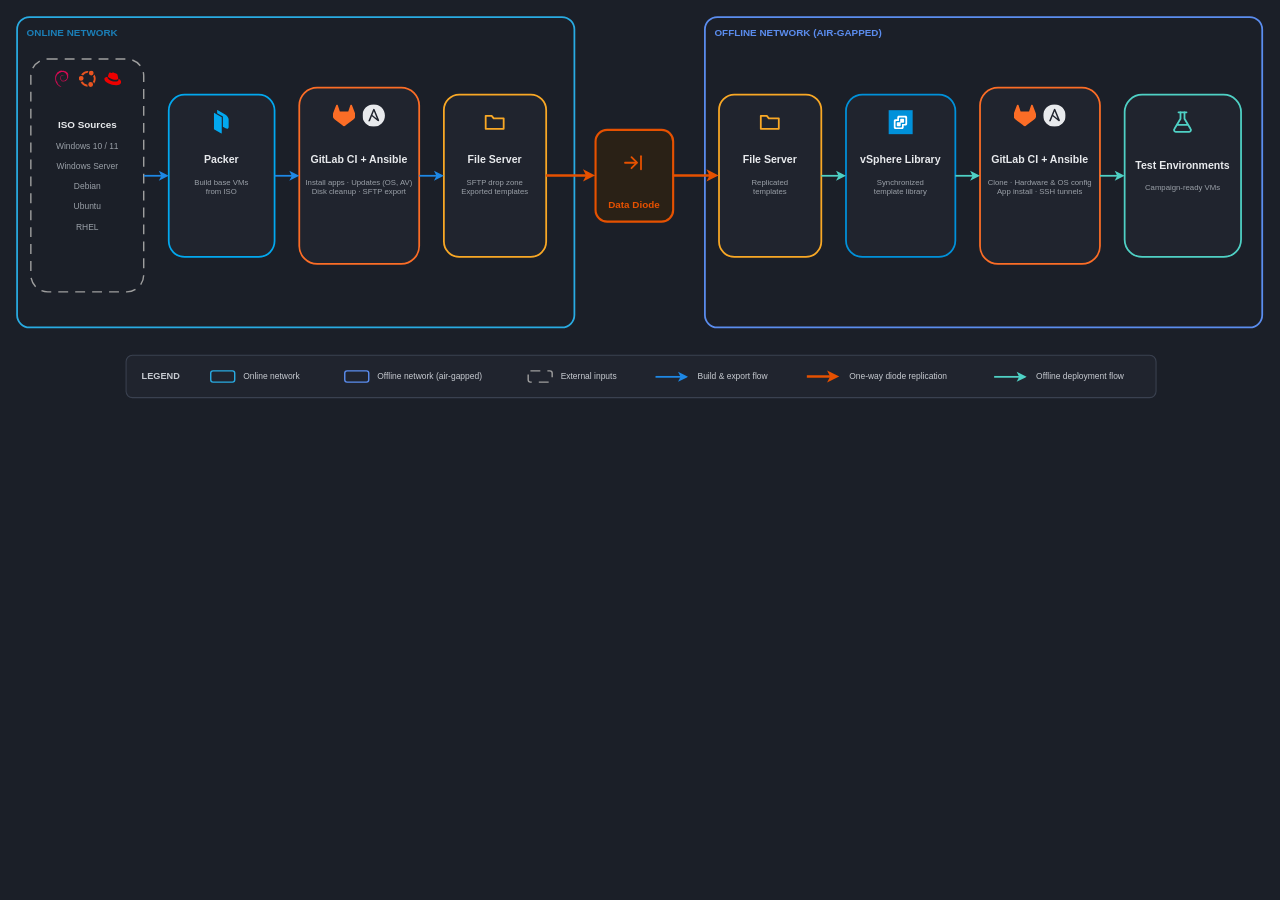
<file: images/vm-template-pipeline.html>
<!DOCTYPE html>
<html lang="en">
<head>
<meta charset="utf-8">
<meta name="viewport" content="width=device-width, initial-scale=1">
<title>VM Template Pipeline</title>
<style>
  :root { color-scheme: dark; }
  * { box-sizing: border-box; }
  body {
    margin: 0;
    font-family: 'Helvetica Neue', Arial, sans-serif;
    background: #1b1f28;
    color: #e8eaed;
  }
  .diagram-card {
    padding: 16px;
  }
  .diagram-card svg {
    display: block;
    width: 100%;
    height: auto;
  }
</style>
</head>
<body>
  <div class="diagram-card">
<svg xmlns="http://www.w3.org/2000/svg" style="background: transparent; background-color: transparent; color-scheme: light dark;" xmlns:xlink="http://www.w3.org/1999/xlink" version="1.1" viewBox="0 0 1769 543"><defs><symbol id="mx-image-rlta81" viewBox="0 0 32 32"><image width="32" height="32" xlink:href="[data-uri]"/></symbol><symbol id="mx-image-1on4j2y" viewBox="0 0 32 32"><image width="32" height="32" xlink:href="[data-uri]"/></symbol><symbol id="mx-image-xqgudf" viewBox="0 0 34 34"><image width="34" height="34" xlink:href="[data-uri]"/></symbol></defs><g><g data-cell-id="0"><g data-cell-id="1"><g data-cell-id="zone-online"><g transform="translate(0.5,0.5)"><rect x="1" y="1" width="790" height="440" rx="17.6" ry="17.6" fill="none" stroke="#29abe2" stroke-width="2.5" pointer-events="all" style="stroke: light-dark(rgb(41, 171, 226), rgb(19, 131, 178));"/></g><g><g><switch><foreignObject style="overflow: visible; text-align: left;" pointer-events="none" width="100%" height="100%" requiredFeatures="http://www.w3.org/TR/SVG11/feature#Extensibility"><div xmlns="http://www.w3.org/1999/xhtml" style="display: flex; align-items: unsafe flex-start; justify-content: unsafe flex-start; width: 776px; height: 1px; padding-top: 16px; margin-left: 15px;"><div style="box-sizing: border-box; font-size: 0; text-align: left; color: #1B7FB8; "><div style="display: inline-block; font-size: 14px; font-family: Helvetica; color: light-dark(#1B7FB8, #479dce); line-height: 1.2; pointer-events: all; font-weight: bold; white-space: normal; word-wrap: normal; ">ONLINE NETWORK</div></div></div></foreignObject></switch></g></g></g><g data-cell-id="zone-offline"><g transform="translate(0.5,0.5)"><rect x="976" y="1" width="790" height="440" rx="17.6" ry="17.6" fill="none" stroke="#5b8def" stroke-width="2.5" pointer-events="all" style="stroke: light-dark(rgb(91, 141, 239), rgb(79, 122, 206));"/></g><g><g><switch><foreignObject style="overflow: visible; text-align: left;" pointer-events="none" width="100%" height="100%" requiredFeatures="http://www.w3.org/TR/SVG11/feature#Extensibility"><div xmlns="http://www.w3.org/1999/xhtml" style="display: flex; align-items: unsafe flex-start; justify-content: unsafe flex-start; width: 776px; height: 1px; padding-top: 16px; margin-left: 990px;"><div style="box-sizing: border-box; font-size: 0; text-align: left; color: #5B8DEF; "><div style="display: inline-block; font-size: 14px; font-family: Helvetica; color: light-dark(#5B8DEF, #4f7ace); line-height: 1.2; pointer-events: all; font-weight: bold; white-space: normal; word-wrap: normal; ">OFFLINE NETWORK (AIR-GAPPED)</div></div></div></foreignObject></switch></g></g></g><g data-cell-id="iso"><g><rect x="21" y="61" width="160" height="330" rx="24" ry="24" fill="none" stroke="#9e9e9e" stroke-width="2" stroke-dasharray="14 10" pointer-events="all" style="stroke: light-dark(rgb(158, 158, 158), rgb(101, 101, 101));"/></g><g><g><switch><foreignObject style="overflow: visible; text-align: left;" pointer-events="none" width="100%" height="100%" requiredFeatures="http://www.w3.org/TR/SVG11/feature#Extensibility"><div xmlns="http://www.w3.org/1999/xhtml" style="display: flex; align-items: unsafe center; justify-content: unsafe center; width: 158px; height: 1px; padding-top: 226px; margin-left: 22px;"><div style="box-sizing: border-box; font-size: 0; text-align: center; color: #000000; "><div style="display: inline-block; font-size: 12px; font-family: Helvetica; color: light-dark(#000000, #ffffff); line-height: 1.2; pointer-events: all; white-space: normal; word-wrap: normal; "><b style="font-size: 14px; color: light-dark(rgb(232, 234, 237), rgb(34, 36, 39));">ISO Sources</b><br /><br /><span style="font-size: 12px; color: light-dark(rgb(154, 160, 168), rgb(96, 101, 108));">Windows 10 / 11<br /><br />Windows Server<br /><br />Debian<br /><br />Ubuntu<br /><br />RHEL</span></div></div></div></foreignObject></switch></g></g><g data-cell-id="iso-ic1"><g><image width="24" height="24" xlink:href="[data-uri]" x="53" y="77"/></g></g><g data-cell-id="iso-ic2"><g><image width="24" height="24" xlink:href="[data-uri]" x="89" y="77"/></g></g><g data-cell-id="iso-ic3"><g><image width="24" height="24" xlink:href="[data-uri]" x="125" y="77"/></g></g></g><g data-cell-id="packer"><g transform="translate(0.5,0.5)"><rect x="216" y="111" width="150" height="230" rx="22.5" ry="22.5" fill="#20242e" stroke="#02a8ef" stroke-width="2.5" pointer-events="all" style="fill: light-dark(rgb(32, 36, 46), rgb(203, 207, 215)); stroke: light-dark(rgb(2, 168, 239), rgb(3, 145, 206));"/></g><g><g><switch><foreignObject style="overflow: visible; text-align: left;" pointer-events="none" width="100%" height="100%" requiredFeatures="http://www.w3.org/TR/SVG11/feature#Extensibility"><div xmlns="http://www.w3.org/1999/xhtml" style="display: flex; align-items: unsafe center; justify-content: unsafe center; width: 148px; height: 1px; padding-top: 226px; margin-left: 217px;"><div style="box-sizing: border-box; font-size: 0; text-align: center; color: #000000; "><div style="display: inline-block; font-size: 12px; font-family: Helvetica; color: light-dark(#000000, #ffffff); line-height: 1.2; pointer-events: all; white-space: normal; word-wrap: normal; "><b style="font-size: 15px; color: light-dark(rgb(232, 234, 237), rgb(34, 36, 39));">Packer</b><br /><br /><span style="font-size: 11px; color: light-dark(rgb(154, 160, 168), rgb(96, 101, 108));">Build base VMs<br />from ISO</span></div></div></div></foreignObject></switch></g></g><g data-cell-id="packer-ic"><g><image width="34" height="34" xlink:href="[data-uri]" x="274" y="133"/></g></g></g><g data-cell-id="ci-online"><g transform="translate(0.5,0.5)"><rect x="401" y="101" width="170" height="250" rx="25.5" ry="25.5" fill="#20242e" stroke="#fc6d26" stroke-width="2.5" pointer-events="all" style="fill: light-dark(rgb(32, 36, 46), rgb(203, 207, 215)); stroke: light-dark(rgb(252, 109, 38), rgb(223, 100, 39));"/></g><g><g><switch><foreignObject style="overflow: visible; text-align: left;" pointer-events="none" width="100%" height="100%" requiredFeatures="http://www.w3.org/TR/SVG11/feature#Extensibility"><div xmlns="http://www.w3.org/1999/xhtml" style="display: flex; align-items: unsafe center; justify-content: unsafe center; width: 168px; height: 1px; padding-top: 226px; margin-left: 402px;"><div style="box-sizing: border-box; font-size: 0; text-align: center; color: #000000; "><div style="display: inline-block; font-size: 12px; font-family: Helvetica; color: light-dark(#000000, #ffffff); line-height: 1.2; pointer-events: all; white-space: normal; word-wrap: normal; "><b style="font-size: 15px; color: light-dark(rgb(232, 234, 237), rgb(34, 36, 39));">GitLab CI + Ansible</b><br /><br /><span style="font-size: 11px; color: light-dark(rgb(154, 160, 168), rgb(96, 101, 108));">Install apps · Updates (OS, AV)<br />Disk cleanup · SFTP export</span></div></div></div></foreignObject></switch></g></g><g data-cell-id="ci-online-ic1"><g><use href="#mx-image-rlta81" xlink:href="#mx-image-rlta81" x="449" y="125" width="32" height="32"/></g></g><g data-cell-id="ci-online-ic2"><g><use href="#mx-image-1on4j2y" xlink:href="#mx-image-1on4j2y" x="491" y="125" width="32" height="32"/></g></g></g><g data-cell-id="fs-online"><g transform="translate(0.5,0.5)"><rect x="606" y="111" width="145" height="230" rx="21.75" ry="21.75" fill="#20242e" stroke="#f9a825" stroke-width="2.5" pointer-events="all" style="fill: light-dark(rgb(32, 36, 46), rgb(203, 207, 215)); stroke: light-dark(rgb(249, 168, 37), rgb(149, 79, 0));"/></g><g><g><switch><foreignObject style="overflow: visible; text-align: left;" pointer-events="none" width="100%" height="100%" requiredFeatures="http://www.w3.org/TR/SVG11/feature#Extensibility"><div xmlns="http://www.w3.org/1999/xhtml" style="display: flex; align-items: unsafe center; justify-content: unsafe center; width: 143px; height: 1px; padding-top: 226px; margin-left: 607px;"><div style="box-sizing: border-box; font-size: 0; text-align: center; color: #000000; "><div style="display: inline-block; font-size: 12px; font-family: Helvetica; color: light-dark(#000000, #ffffff); line-height: 1.2; pointer-events: all; white-space: normal; word-wrap: normal; "><b style="font-size: 15px; color: light-dark(rgb(232, 234, 237), rgb(34, 36, 39));">File Server</b><br /><br /><span style="font-size: 11px; color: light-dark(rgb(154, 160, 168), rgb(96, 101, 108));">SFTP drop zone<br />Exported templates</span></div></div></div></foreignObject></switch></g></g><g data-cell-id="fs-online-ic"><g><use href="#mx-image-xqgudf" xlink:href="#mx-image-xqgudf" x="661.5" y="133" width="34" height="34"/></g></g></g><g data-cell-id="diode"><g transform="translate(0.5,0.5)"><rect x="821" y="161" width="110" height="130" rx="16.5" ry="16.5" fill="#2a2116" stroke="#e65100" stroke-width="3" pointer-events="all" style="fill: light-dark(rgb(42, 33, 22), rgb(215, 207, 198)); stroke: light-dark(rgb(230, 81, 0), rgb(251, 123, 53));"/></g><g><g><switch><foreignObject style="overflow: visible; text-align: left;" pointer-events="none" width="100%" height="100%" requiredFeatures="http://www.w3.org/TR/SVG11/feature#Extensibility"><div xmlns="http://www.w3.org/1999/xhtml" style="display: flex; align-items: unsafe flex-end; justify-content: unsafe center; width: 108px; height: 1px; padding-top: 276px; margin-left: 822px;"><div style="box-sizing: border-box; font-size: 0; text-align: center; color: #E65100; "><div style="display: inline-block; font-size: 14px; font-family: Helvetica; color: light-dark(#E65100, #fb7b35); line-height: 1.2; pointer-events: all; white-space: normal; word-wrap: normal; "><b>Data Diode</b></div></div></div></foreignObject></switch></g></g><g data-cell-id="diode-ic"><g><image width="34" height="34" xlink:href="[data-uri]" x="859" y="191"/></g></g></g><g data-cell-id="fs-offline"><g transform="translate(0.5,0.5)"><rect x="996" y="111" width="145" height="230" rx="21.75" ry="21.75" fill="#20242e" stroke="#f9a825" stroke-width="2.5" pointer-events="all" style="fill: light-dark(rgb(32, 36, 46), rgb(203, 207, 215)); stroke: light-dark(rgb(249, 168, 37), rgb(149, 79, 0));"/></g><g><g><switch><foreignObject style="overflow: visible; text-align: left;" pointer-events="none" width="100%" height="100%" requiredFeatures="http://www.w3.org/TR/SVG11/feature#Extensibility"><div xmlns="http://www.w3.org/1999/xhtml" style="display: flex; align-items: unsafe center; justify-content: unsafe center; width: 143px; height: 1px; padding-top: 226px; margin-left: 997px;"><div style="box-sizing: border-box; font-size: 0; text-align: center; color: #000000; "><div style="display: inline-block; font-size: 12px; font-family: Helvetica; color: light-dark(#000000, #ffffff); line-height: 1.2; pointer-events: all; white-space: normal; word-wrap: normal; "><b style="font-size: 15px; color: light-dark(rgb(232, 234, 237), rgb(34, 36, 39));">File Server</b><br /><br /><span style="font-size: 11px; color: light-dark(rgb(154, 160, 168), rgb(96, 101, 108));">Replicated<br />templates</span></div></div></div></foreignObject></switch></g></g><g data-cell-id="fs-offline-ic"><g><use href="#mx-image-xqgudf" xlink:href="#mx-image-xqgudf" x="1051.5" y="133" width="34" height="34"/></g></g></g><g data-cell-id="vsphere"><g transform="translate(0.5,0.5)"><rect x="1176" y="111" width="155" height="230" rx="23.25" ry="23.25" fill="#20242e" stroke="#0091da" stroke-width="2.5" pointer-events="all" style="fill: light-dark(rgb(32, 36, 46), rgb(203, 207, 215)); stroke: light-dark(rgb(0, 145, 218), rgb(31, 156, 218));"/></g><g><g><switch><foreignObject style="overflow: visible; text-align: left;" pointer-events="none" width="100%" height="100%" requiredFeatures="http://www.w3.org/TR/SVG11/feature#Extensibility"><div xmlns="http://www.w3.org/1999/xhtml" style="display: flex; align-items: unsafe center; justify-content: unsafe center; width: 153px; height: 1px; padding-top: 226px; margin-left: 1177px;"><div style="box-sizing: border-box; font-size: 0; text-align: center; color: #000000; "><div style="display: inline-block; font-size: 12px; font-family: Helvetica; color: light-dark(#000000, #ffffff); line-height: 1.2; pointer-events: all; white-space: normal; word-wrap: normal; "><b style="font-size: 15px; color: light-dark(rgb(232, 234, 237), rgb(34, 36, 39));">vSphere Library</b><br /><br /><span style="font-size: 11px; color: light-dark(rgb(154, 160, 168), rgb(96, 101, 108));">Synchronized<br />template library</span></div></div></div></foreignObject></switch></g></g><g data-cell-id="vsphere-ic"><g transform="translate(0.5,0.5)"><rect x="1236.5" y="133" width="34" height="34" fill="none" stroke="none" pointer-events="all"/><path d="M 1236.5 133 L 1236.5 167 L 1270.5 167 L 1270.5 133 Z" fill="#0091da" stroke="none" pointer-events="all" style="fill: light-dark(rgb(0, 145, 218), rgb(31, 156, 218));"/><path d="M 1250.9 140.93 C 1249.67 140.93 1248.67 141.92 1248.67 143.15 L 1248.67 145.81 L 1246.01 145.81 C 1244.79 145.81 1243.79 146.81 1243.79 148.04 L 1243.79 157.5 C 1243.79 158.72 1244.79 159.72 1246.01 159.72 L 1255.56 159.72 C 1256.79 159.72 1257.79 158.72 1257.79 157.5 L 1257.79 154.84 L 1260.45 154.84 C 1261.68 154.84 1262.67 153.84 1262.67 152.61 L 1262.67 143.15 C 1262.67 141.92 1261.68 140.93 1260.45 140.93 Z M 1252.16 143.51 L 1259.18 143.51 C 1259.76 143.51 1260.24 143.98 1260.24 144.57 L 1260.24 151.67 C 1260.24 152.25 1259.76 152.73 1259.18 152.73 L 1255.36 152.73 L 1255.36 156.54 C 1255.36 157.13 1254.89 157.6 1254.3 157.6 L 1247.28 157.6 C 1246.7 157.6 1246.22 157.13 1246.22 156.54 L 1246.22 149.44 C 1246.22 148.86 1246.7 148.38 1247.28 148.38 L 1251.1 148.38 L 1251.1 144.57 C 1251.1 143.98 1251.57 143.51 1252.16 143.51 Z M 1253.85 145.22 C 1253.27 145.22 1252.79 145.69 1252.79 146.28 L 1252.79 149.75 C 1252.79 149.81 1252.8 149.86 1252.81 149.91 L 1252.8 149.91 C 1252.8 150.06 1252.67 150.2 1252.51 150.2 L 1252.51 150.2 L 1252.51 150.2 L 1249.08 150.2 C 1248.49 150.2 1248.02 150.67 1248.02 151.26 L 1248.02 154.73 C 1248.02 155.32 1248.49 155.79 1249.08 155.79 L 1252.51 155.79 C 1253.09 155.79 1253.57 155.32 1253.57 154.73 L 1253.57 151.26 C 1253.57 151.21 1253.56 151.16 1253.55 151.11 L 1253.56 151.11 C 1253.56 150.95 1253.69 150.82 1253.85 150.82 L 1253.85 150.82 L 1253.85 150.82 L 1257.28 150.82 C 1257.87 150.82 1258.34 150.34 1258.34 149.75 L 1258.34 146.28 C 1258.34 145.69 1257.87 145.22 1257.28 145.22 Z" fill="#ffffff" stroke="none" pointer-events="all" style="fill: light-dark(rgb(255, 255, 255), rgb(18, 18, 18));"/></g></g></g><g data-cell-id="ci-offline"><g transform="translate(0.5,0.5)"><rect x="1366" y="101" width="170" height="250" rx="25.5" ry="25.5" fill="#20242e" stroke="#fc6d26" stroke-width="2.5" pointer-events="all" style="fill: light-dark(rgb(32, 36, 46), rgb(203, 207, 215)); stroke: light-dark(rgb(252, 109, 38), rgb(223, 100, 39));"/></g><g><g><switch><foreignObject style="overflow: visible; text-align: left;" pointer-events="none" width="100%" height="100%" requiredFeatures="http://www.w3.org/TR/SVG11/feature#Extensibility"><div xmlns="http://www.w3.org/1999/xhtml" style="display: flex; align-items: unsafe center; justify-content: unsafe center; width: 168px; height: 1px; padding-top: 226px; margin-left: 1367px;"><div style="box-sizing: border-box; font-size: 0; text-align: center; color: #000000; "><div style="display: inline-block; font-size: 12px; font-family: Helvetica; color: light-dark(#000000, #ffffff); line-height: 1.2; pointer-events: all; white-space: normal; word-wrap: normal; "><b style="font-size: 15px; color: light-dark(rgb(232, 234, 237), rgb(34, 36, 39));">GitLab CI + Ansible</b><br /><br /><span style="font-size: 11px; color: light-dark(rgb(154, 160, 168), rgb(96, 101, 108));">Clone · Hardware &amp; OS config<br />App install · SSH tunnels</span></div></div></div></foreignObject></switch></g></g><g data-cell-id="ci-offline-ic1"><g><use href="#mx-image-rlta81" xlink:href="#mx-image-rlta81" x="1414" y="125" width="32" height="32"/></g></g><g data-cell-id="ci-offline-ic2"><g><use href="#mx-image-1on4j2y" xlink:href="#mx-image-1on4j2y" x="1456" y="125" width="32" height="32"/></g></g></g><g data-cell-id="test-env"><g transform="translate(0.5,0.5)"><rect x="1571" y="111" width="165" height="230" rx="24.75" ry="24.75" fill="#20242e" stroke="#4fd1c5" stroke-width="2.5" pointer-events="all" style="fill: light-dark(rgb(32, 36, 46), rgb(203, 207, 215)); stroke: light-dark(rgb(79, 209, 197), rgb(0, 106, 95));"/></g><g><g><switch><foreignObject style="overflow: visible; text-align: left;" pointer-events="none" width="100%" height="100%" requiredFeatures="http://www.w3.org/TR/SVG11/feature#Extensibility"><div xmlns="http://www.w3.org/1999/xhtml" style="display: flex; align-items: unsafe center; justify-content: unsafe center; width: 163px; height: 1px; padding-top: 226px; margin-left: 1572px;"><div style="box-sizing: border-box; font-size: 0; text-align: center; color: #000000; "><div style="display: inline-block; font-size: 12px; font-family: Helvetica; color: light-dark(#000000, #ffffff); line-height: 1.2; pointer-events: all; white-space: normal; word-wrap: normal; "><b style="font-size: 15px; color: light-dark(rgb(232, 234, 237), rgb(34, 36, 39));">Test Environments</b><br /><br /><span style="font-size: 11px; color: light-dark(rgb(154, 160, 168), rgb(96, 101, 108));">Campaign-ready VMs</span></div></div></div></foreignObject></switch></g></g><g data-cell-id="test-env-ic"><g><image width="34" height="34" xlink:href="[data-uri]" x="1636.5" y="133"/></g></g></g><g data-cell-id="e1"><g transform="translate(0.5,0.5)"><path d="M 181 226 L 206.83 226" fill="none" stroke="#1e88e5" stroke-width="2.5" stroke-miterlimit="10" pointer-events="stroke" style="stroke: light-dark(rgb(30, 136, 229), rgb(56, 147, 227));"/><path d="M 213.21 226 L 204.71 230.25 L 206.83 226 L 204.71 221.75 Z" fill="#1e88e5" stroke="#1e88e5" stroke-width="2.5" stroke-miterlimit="10" pointer-events="all" style="fill: light-dark(rgb(30, 136, 229), rgb(56, 147, 227)); stroke: light-dark(rgb(30, 136, 229), rgb(56, 147, 227));"/></g></g><g data-cell-id="e2"><g transform="translate(0.5,0.5)"><path d="M 366 226 L 391.83 226" fill="none" stroke="#1e88e5" stroke-width="2.5" stroke-miterlimit="10" pointer-events="stroke" style="stroke: light-dark(rgb(30, 136, 229), rgb(56, 147, 227));"/><path d="M 398.2 226 L 389.7 230.25 L 391.83 226 L 389.7 221.75 Z" fill="#1e88e5" stroke="#1e88e5" stroke-width="2.5" stroke-miterlimit="10" pointer-events="all" style="fill: light-dark(rgb(30, 136, 229), rgb(56, 147, 227)); stroke: light-dark(rgb(30, 136, 229), rgb(56, 147, 227));"/></g></g><g data-cell-id="e3"><g transform="translate(0.5,0.5)"><path d="M 571 226 L 596.83 226" fill="none" stroke="#1e88e5" stroke-width="2.5" stroke-miterlimit="10" pointer-events="stroke" style="stroke: light-dark(rgb(30, 136, 229), rgb(56, 147, 227));"/><path d="M 603.21 226 L 594.71 230.25 L 596.83 226 L 594.71 221.75 Z" fill="#1e88e5" stroke="#1e88e5" stroke-width="2.5" stroke-miterlimit="10" pointer-events="all" style="fill: light-dark(rgb(30, 136, 229), rgb(56, 147, 227)); stroke: light-dark(rgb(30, 136, 229), rgb(56, 147, 227));"/></g></g><g data-cell-id="e4"><g><path d="M 751 226 L 809.96 226" fill="none" stroke="#e65100" stroke-width="3.5" stroke-miterlimit="10" pointer-events="stroke" style="stroke: light-dark(rgb(230, 81, 0), rgb(251, 123, 53));"/><path d="M 817.09 226 L 807.59 230.75 L 809.96 226 L 807.59 221.25 Z" fill="#e65100" stroke="#e65100" stroke-width="3.5" stroke-miterlimit="10" pointer-events="all" style="fill: light-dark(rgb(230, 81, 0), rgb(251, 123, 53)); stroke: light-dark(rgb(230, 81, 0), rgb(251, 123, 53));"/></g></g><g data-cell-id="e5"><g><path d="M 931 226 L 984.96 226" fill="none" stroke="#e65100" stroke-width="3.5" stroke-miterlimit="10" pointer-events="stroke" style="stroke: light-dark(rgb(230, 81, 0), rgb(251, 123, 53));"/><path d="M 992.09 226 L 982.59 230.75 L 984.96 226 L 982.59 221.25 Z" fill="#e65100" stroke="#e65100" stroke-width="3.5" stroke-miterlimit="10" pointer-events="all" style="fill: light-dark(rgb(230, 81, 0), rgb(251, 123, 53)); stroke: light-dark(rgb(230, 81, 0), rgb(251, 123, 53));"/></g></g><g data-cell-id="e6"><g transform="translate(0.5,0.5)"><path d="M 1141 226 L 1166.83 226" fill="none" stroke="#4fd1c5" stroke-width="2.5" stroke-miterlimit="10" pointer-events="stroke" style="stroke: light-dark(rgb(79, 209, 197), rgb(0, 106, 95));"/><path d="M 1173.2 226 L 1164.7 230.25 L 1166.83 226 L 1164.7 221.75 Z" fill="#4fd1c5" stroke="#4fd1c5" stroke-width="2.5" stroke-miterlimit="10" pointer-events="all" style="fill: light-dark(rgb(79, 209, 197), rgb(0, 106, 95)); stroke: light-dark(rgb(79, 209, 197), rgb(0, 106, 95));"/></g></g><g data-cell-id="e7"><g transform="translate(0.5,0.5)"><path d="M 1331 226 L 1356.83 226" fill="none" stroke="#4fd1c5" stroke-width="2.5" stroke-miterlimit="10" pointer-events="stroke" style="stroke: light-dark(rgb(79, 209, 197), rgb(0, 106, 95));"/><path d="M 1363.2 226 L 1354.7 230.25 L 1356.83 226 L 1354.7 221.75 Z" fill="#4fd1c5" stroke="#4fd1c5" stroke-width="2.5" stroke-miterlimit="10" pointer-events="all" style="fill: light-dark(rgb(79, 209, 197), rgb(0, 106, 95)); stroke: light-dark(rgb(79, 209, 197), rgb(0, 106, 95));"/></g></g><g data-cell-id="e8"><g transform="translate(0.5,0.5)"><path d="M 1536 226 L 1561.83 226" fill="none" stroke="#4fd1c5" stroke-width="2.5" stroke-miterlimit="10" pointer-events="stroke" style="stroke: light-dark(rgb(79, 209, 197), rgb(0, 106, 95));"/><path d="M 1568.2 226 L 1559.7 230.25 L 1561.83 226 L 1559.7 221.75 Z" fill="#4fd1c5" stroke="#4fd1c5" stroke-width="2.5" stroke-miterlimit="10" pointer-events="all" style="fill: light-dark(rgb(79, 209, 197), rgb(0, 106, 95)); stroke: light-dark(rgb(79, 209, 197), rgb(0, 106, 95));"/></g></g><g data-cell-id="legend"><g><rect x="156" y="481" width="1460" height="60" rx="9" ry="9" fill="#20242e" stroke="#3a4150" stroke-width="1.5" pointer-events="all" style="fill: light-dark(rgb(32, 36, 46), rgb(203, 207, 215)); stroke: light-dark(rgb(58, 65, 80), rgb(176, 182, 195));"/></g><g><g><switch><foreignObject style="overflow: visible; text-align: left;" pointer-events="none" width="100%" height="100%" requiredFeatures="http://www.w3.org/TR/SVG11/feature#Extensibility"><div xmlns="http://www.w3.org/1999/xhtml" style="display: flex; align-items: unsafe center; justify-content: unsafe flex-start; width: 1438px; height: 1px; padding-top: 511px; margin-left: 178px;"><div style="box-sizing: border-box; font-size: 0; text-align: left; color: #c7cbd1; "><div style="display: inline-block; font-size: 13px; font-family: Helvetica; color: light-dark(#c7cbd1, #3c3f45); line-height: 1.2; pointer-events: all; font-weight: bold; white-space: normal; word-wrap: normal; ">LEGEND</div></div></div></foreignObject></switch></g></g><g data-cell-id="lg-s1"><g><rect x="276" y="503" width="34" height="16" rx="3.2" ry="3.2" fill="none" stroke="#29abe2" stroke-width="2" pointer-events="all" style="stroke: light-dark(rgb(41, 171, 226), rgb(19, 131, 178));"/></g></g><g data-cell-id="lg-t1"><g transform="translate(0.5,0.5)"><rect x="320" y="501" width="130" height="20" fill="none" stroke="none" pointer-events="all"/></g><g><g><switch><foreignObject style="overflow: visible; text-align: left;" pointer-events="none" width="100%" height="100%" requiredFeatures="http://www.w3.org/TR/SVG11/feature#Extensibility"><div xmlns="http://www.w3.org/1999/xhtml" style="display: flex; align-items: unsafe center; justify-content: unsafe flex-start; width: 1px; height: 1px; padding-top: 511px; margin-left: 322px;"><div style="box-sizing: border-box; font-size: 0; text-align: left; color: #c7cbd1; "><div style="display: inline-block; font-size: 12px; font-family: Helvetica; color: light-dark(#c7cbd1, #3c3f45); line-height: 1.2; pointer-events: all; white-space: nowrap; ">Online network</div></div></div></foreignObject></switch></g></g></g><g data-cell-id="lg-s2"><g><rect x="466" y="503" width="34" height="16" rx="3.2" ry="3.2" fill="none" stroke="#5b8def" stroke-width="2" pointer-events="all" style="stroke: light-dark(rgb(91, 141, 239), rgb(79, 122, 206));"/></g></g><g data-cell-id="lg-t2"><g transform="translate(0.5,0.5)"><rect x="510" y="501" width="200" height="20" fill="none" stroke="none" pointer-events="all"/></g><g><g><switch><foreignObject style="overflow: visible; text-align: left;" pointer-events="none" width="100%" height="100%" requiredFeatures="http://www.w3.org/TR/SVG11/feature#Extensibility"><div xmlns="http://www.w3.org/1999/xhtml" style="display: flex; align-items: unsafe center; justify-content: unsafe flex-start; width: 1px; height: 1px; padding-top: 511px; margin-left: 512px;"><div style="box-sizing: border-box; font-size: 0; text-align: left; color: #c7cbd1; "><div style="display: inline-block; font-size: 12px; font-family: Helvetica; color: light-dark(#c7cbd1, #3c3f45); line-height: 1.2; pointer-events: all; white-space: nowrap; ">Offline network (air-gapped)</div></div></div></foreignObject></switch></g></g></g><g data-cell-id="lg-s3"><g><rect x="726" y="503" width="34" height="16" rx="3.2" ry="3.2" fill="none" stroke="#9e9e9e" stroke-width="2" stroke-dasharray="14 10" pointer-events="all" style="stroke: light-dark(rgb(158, 158, 158), rgb(101, 101, 101));"/></g></g><g data-cell-id="lg-t3"><g transform="translate(0.5,0.5)"><rect x="770" y="501" width="120" height="20" fill="none" stroke="none" pointer-events="all"/></g><g><g><switch><foreignObject style="overflow: visible; text-align: left;" pointer-events="none" width="100%" height="100%" requiredFeatures="http://www.w3.org/TR/SVG11/feature#Extensibility"><div xmlns="http://www.w3.org/1999/xhtml" style="display: flex; align-items: unsafe center; justify-content: unsafe flex-start; width: 1px; height: 1px; padding-top: 511px; margin-left: 772px;"><div style="box-sizing: border-box; font-size: 0; text-align: left; color: #c7cbd1; "><div style="display: inline-block; font-size: 12px; font-family: Helvetica; color: light-dark(#c7cbd1, #3c3f45); line-height: 1.2; pointer-events: all; white-space: nowrap; ">External inputs</div></div></div></foreignObject></switch></g></g></g><g data-cell-id="lg-a1"><g transform="translate(0.5,0.5)"><path d="M 906 511 L 942.83 511" fill="none" stroke="#1e88e5" stroke-width="2.5" stroke-miterlimit="10" pointer-events="stroke" style="stroke: light-dark(rgb(30, 136, 229), rgb(56, 147, 227));"/><path d="M 949.21 511 L 940.71 515.25 L 942.83 511 L 940.71 506.75 Z" fill="#1e88e5" stroke="#1e88e5" stroke-width="2.5" stroke-miterlimit="10" pointer-events="all" style="fill: light-dark(rgb(30, 136, 229), rgb(56, 147, 227)); stroke: light-dark(rgb(30, 136, 229), rgb(56, 147, 227));"/></g></g><g data-cell-id="lg-t4"><g transform="translate(0.5,0.5)"><rect x="964" y="501" width="140" height="20" fill="none" stroke="none" pointer-events="all"/></g><g><g><switch><foreignObject style="overflow: visible; text-align: left;" pointer-events="none" width="100%" height="100%" requiredFeatures="http://www.w3.org/TR/SVG11/feature#Extensibility"><div xmlns="http://www.w3.org/1999/xhtml" style="display: flex; align-items: unsafe center; justify-content: unsafe flex-start; width: 1px; height: 1px; padding-top: 511px; margin-left: 966px;"><div style="box-sizing: border-box; font-size: 0; text-align: left; color: #c7cbd1; "><div style="display: inline-block; font-size: 12px; font-family: Helvetica; color: light-dark(#c7cbd1, #3c3f45); line-height: 1.2; pointer-events: all; white-space: nowrap; ">Build &amp; export flow</div></div></div></foreignObject></switch></g></g></g><g data-cell-id="lg-a2"><g><path d="M 1121 511 L 1155.96 511" fill="none" stroke="#e65100" stroke-width="3.5" stroke-miterlimit="10" pointer-events="stroke" style="stroke: light-dark(rgb(230, 81, 0), rgb(251, 123, 53));"/><path d="M 1163.09 511 L 1153.59 515.75 L 1155.96 511 L 1153.59 506.25 Z" fill="#e65100" stroke="#e65100" stroke-width="3.5" stroke-miterlimit="10" pointer-events="all" style="fill: light-dark(rgb(230, 81, 0), rgb(251, 123, 53)); stroke: light-dark(rgb(230, 81, 0), rgb(251, 123, 53));"/></g></g><g data-cell-id="lg-t5"><g transform="translate(0.5,0.5)"><rect x="1179" y="501" width="190" height="20" fill="none" stroke="none" pointer-events="all"/></g><g><g><switch><foreignObject style="overflow: visible; text-align: left;" pointer-events="none" width="100%" height="100%" requiredFeatures="http://www.w3.org/TR/SVG11/feature#Extensibility"><div xmlns="http://www.w3.org/1999/xhtml" style="display: flex; align-items: unsafe center; justify-content: unsafe flex-start; width: 1px; height: 1px; padding-top: 511px; margin-left: 1181px;"><div style="box-sizing: border-box; font-size: 0; text-align: left; color: #c7cbd1; "><div style="display: inline-block; font-size: 12px; font-family: Helvetica; color: light-dark(#c7cbd1, #3c3f45); line-height: 1.2; pointer-events: all; white-space: nowrap; ">One-way diode replication</div></div></div></foreignObject></switch></g></g></g><g data-cell-id="lg-a3"><g transform="translate(0.5,0.5)"><path d="M 1386 511 L 1422.83 511" fill="none" stroke="#4fd1c5" stroke-width="2.5" stroke-miterlimit="10" pointer-events="stroke" style="stroke: light-dark(rgb(79, 209, 197), rgb(0, 106, 95));"/><path d="M 1429.2 511 L 1420.7 515.25 L 1422.83 511 L 1420.7 506.75 Z" fill="#4fd1c5" stroke="#4fd1c5" stroke-width="2.5" stroke-miterlimit="10" pointer-events="all" style="fill: light-dark(rgb(79, 209, 197), rgb(0, 106, 95)); stroke: light-dark(rgb(79, 209, 197), rgb(0, 106, 95));"/></g></g><g data-cell-id="lg-t6"><g transform="translate(0.5,0.5)"><rect x="1444" y="501" width="170" height="20" fill="none" stroke="none" pointer-events="all"/></g><g><g><switch><foreignObject style="overflow: visible; text-align: left;" pointer-events="none" width="100%" height="100%" requiredFeatures="http://www.w3.org/TR/SVG11/feature#Extensibility"><div xmlns="http://www.w3.org/1999/xhtml" style="display: flex; align-items: unsafe center; justify-content: unsafe flex-start; width: 1px; height: 1px; padding-top: 511px; margin-left: 1446px;"><div style="box-sizing: border-box; font-size: 0; text-align: left; color: #c7cbd1; "><div style="display: inline-block; font-size: 12px; font-family: Helvetica; color: light-dark(#c7cbd1, #3c3f45); line-height: 1.2; pointer-events: all; white-space: nowrap; ">Offline deployment flow</div></div></div></foreignObject></switch></g></g></g></g></g></g></g><switch><g requiredFeatures="http://www.w3.org/TR/SVG11/feature#Extensibility"/><a transform="translate(0,-5)" xlink:href="https://www.drawio.com/doc/faq/svg-export-text-problems" target="_blank"><text text-anchor="middle" font-size="10px" x="50%" y="100%">Text is not SVG - cannot display</text></a></switch></svg><!-- codespell:ignore -->
  </div>
</body>
</html>
</file>
<file: css/style.css>
:root {
	--bg: #0f1115;
	--bg-alt: #161a21;
	--card: #1b1f28;
	--fg: #e8eaed;
	--fg-muted: #9aa0a8;
	--accent: #4fd1c5;
	--accent-dark: #2ea89c;
	--accent-soft: rgba(79, 209, 197, 0.09);
	--accent-border: rgba(79, 209, 197, 0.28);
	--border: #262b33;
	--radius: 10px;
	--max-width: 900px;
	--font: -apple-system, BlinkMacSystemFont, "Segoe UI", Roboto, Helvetica, Arial, sans-serif;
}

* {
	box-sizing: border-box;
}

html {
	scroll-behavior: smooth;
}

body {
	margin: 0;
	background: var(--bg);
	color: var(--fg);
	font-family: var(--font);
	line-height: 1.6;
}

a {
	color: var(--accent);
	text-decoration: none;
}

.icon {
	width: 1.1em;
	height: 1.1em;
	vertical-align: -0.15em;
}

/* Nav */
.nav {
	position: sticky;
	top: 0;
	z-index: 10;
	display: flex;
	align-items: center;
	justify-content: space-between;
	padding: 1rem 1.5rem;
	background: rgba(15, 17, 21, 0.85);
	backdrop-filter: blur(8px);
	border-bottom: 1px solid var(--border);
}

.nav__brand {
	color: var(--fg);
	font-weight: 700;
	font-size: 1.1rem;
}

.nav__links {
	display: flex;
	gap: 1.5rem;
}

.nav__links a {
	color: var(--fg-muted);
	font-size: 0.95rem;
}

.nav__links a:hover {
	color: var(--fg);
}

.nav__toggle {
	display: none;
	flex-direction: column;
	justify-content: space-between;
	width: 22px;
	height: 16px;
	background: none;
	border: none;
	cursor: pointer;
	padding: 0;
}

.nav__toggle span {
	display: block;
	height: 2px;
	width: 100%;
	background: var(--fg);
}

/* Hero */
.hero {
	min-height: 100vh;
	display: flex;
	flex-direction: column;
	align-items: center;
	justify-content: center;
	text-align: center;
	padding: 2rem 1.5rem;
	background:
		linear-gradient(180deg, rgba(15, 17, 21, 0.55) 0%, rgba(15, 17, 21, 0.75) 55%, #0f1115 100%),
		url("../images/mountains.jpg") center 25% / cover no-repeat;
	position: relative;
}

.hero__content {
	max-width: 640px;
}

.hero__photo {
	width: 140px;
	height: 140px;
	border-radius: 50%;
	object-fit: cover;
	border: 3px solid var(--accent);
	margin-bottom: 1.5rem;
}

.hero__title {
	font-size: 2.75rem;
	margin: 0 0 0.25rem;
}

.hero__subtitle {
	font-size: 1.25rem;
	color: var(--accent);
	margin: 0 0 0.25rem;
	font-weight: 600;
}

.hero__location {
	color: var(--fg-muted);
	margin: 0 0 1.5rem;
}

.hero__summary {
	color: var(--fg-muted);
	margin: 0 0 2rem;
}

/* Stacked rows: CV downloads on one line, profile links on the next. */
.hero__actions {
	display: flex;
	flex-direction: column;
	gap: 0.75rem;
}

.hero__actions-row {
	display: flex;
	flex-wrap: wrap;
	gap: 0.75rem;
	justify-content: center;
}

.btn {
	display: inline-flex;
	align-items: center;
	gap: 0.4rem;
	padding: 0.6rem 1.2rem;
	border-radius: var(--radius);
	font-weight: 600;
	font-size: 0.95rem;
	border: 1px solid transparent;
	transition: transform 0.15s ease, background 0.15s ease;
}

.btn:hover {
	transform: translateY(-2px);
}

.btn--primary {
	background: var(--accent);
	color: #0f1115;
}

.btn--primary:hover {
	background: var(--accent-dark);
}

.btn--ghost {
	background: transparent;
	color: var(--fg);
	border-color: var(--border);
}

.btn--ghost:hover {
	border-color: var(--accent);
	color: var(--accent);
}

.hero__scroll {
	position: absolute;
	bottom: 2rem;
	left: 50%;
	transform: translateX(-50%);
	color: var(--fg-muted);
	animation: bounce 2s infinite;
}

@keyframes bounce {
	0%, 100% { transform: translate(-50%, 0); }
	50% { transform: translate(-50%, 6px); }
}

/* Sections */
.section {
	max-width: var(--max-width);
	margin: 0 auto;
	padding: 4rem 1.5rem;
}

.section__title {
	font-size: 1.75rem;
	margin: 0 0 2rem;
	padding-bottom: 0.5rem;
	border-bottom: 2px solid var(--border);
}

/* About */
.about {
	display: grid;
	grid-template-columns: repeat(2, minmax(0, 1fr));
	gap: 1.5rem 2rem;
}

.about__item {
	display: flex;
	flex-direction: column;
	gap: 0.25rem;
}

.about__label {
	color: var(--accent);
	font-weight: 700;
	font-size: 0.85rem;
	text-transform: uppercase;
	letter-spacing: 0.05em;
}

/* Timeline / Entries */
.timeline {
	display: flex;
	flex-direction: column;
	gap: 2rem;
}

.entry {
	display: grid;
	grid-template-columns: 160px 1fr;
	gap: 1.5rem;
	padding-bottom: 2rem;
	border-bottom: 1px solid var(--border);
}

.entry:last-child {
	border-bottom: none;
	padding-bottom: 0;
}

.entry__date {
	color: var(--fg-muted);
	font-size: 0.9rem;
	font-weight: 600;
	white-space: nowrap;
}

.entry__title {
	margin: 0 0 0.15rem;
	font-size: 1.15rem;
}

.entry__org {
	color: var(--accent);
	font-weight: 600;
	margin-bottom: 0.75rem;
	font-size: 0.95rem;
}

.entry__org a {
	color: inherit;
	border-bottom: 1px solid var(--accent);
	transition: color 0.15s ease, border-color 0.15s ease;
}

.entry__org a::after {
	content: "\2197";
	font-size: 0.8em;
	margin-left: 0.15em;
	vertical-align: 0.1em;
}

.entry__org a:hover {
	color: #fff;
	border-bottom-color: #fff;
}

.entry__context {
	color: var(--fg);
	font-size: 0.9rem;
	line-height: 1.6;
	margin: 0 0 1.1rem;
	padding: 0.75rem 1rem;
	background: var(--accent-soft);
	border: 1px solid var(--accent-border);
	border-left: 3px solid var(--accent);
	border-radius: var(--radius);
}

.entry__bullets {
	margin: 0;
	padding-left: 1.1rem;
	display: flex;
	flex-direction: column;
	gap: 1rem;
}

.entry__bullets li {
	color: var(--fg-muted);
}

.bullet__title {
	display: block;
	color: var(--fg);
	font-weight: 700;
	font-size: 1rem;
	margin-bottom: 0.2rem;
}

.entry__bullets li::marker {
	color: var(--accent);
}

/* Diagrams */
.diagram {
	position: relative;
	margin: 0.75rem auto 0;
	border: 1px solid var(--border);
	border-radius: var(--radius);
	overflow: hidden;
	background: #1b1f28;
	width: 100%;
	cursor: zoom-in;
}

.diagram iframe {
	display: block;
	width: 100%;
	height: 300px;
	border: 0;
	pointer-events: none;
}

/* "click to enlarge" hint badge */
.diagram::after {
	content: "⤢ Enlarge";
	position: absolute;
	top: 0.5rem;
	right: 0.5rem;
	padding: 0.25rem 0.6rem;
	font-size: 0.72rem;
	font-weight: 600;
	color: var(--fg);
	background: rgba(15, 17, 21, 0.72);
	border: 1px solid var(--border);
	border-radius: 999px;
	opacity: 0;
	transition: opacity 0.15s ease;
	pointer-events: none;
}

.diagram:hover::after,
.diagram:focus-visible::after {
	opacity: 1;
}

.diagram:focus-visible {
	outline: 2px solid var(--accent);
	outline-offset: 2px;
}

/* Lightbox */
.lightbox {
	position: fixed;
	inset: 0;
	z-index: 50;
	display: flex;
	align-items: center;
	justify-content: center;
	padding: 2.5rem 1rem;
	background: rgba(8, 9, 12, 0.88);
	backdrop-filter: blur(4px);
}

.lightbox[hidden] {
	display: none;
}

.lightbox__stage {
	width: 100%;
	max-height: 92vh;
	overflow: auto;
	display: flex;
	justify-content: center;
	align-items: flex-start;
}

.lightbox__stage iframe {
	border: 0;
	border-radius: var(--radius);
	background: #1b1f28;
	box-shadow: 0 20px 60px rgba(0, 0, 0, 0.5);
}

.lightbox__close {
	position: absolute;
	top: 1rem;
	right: 1rem;
	display: flex;
	align-items: center;
	justify-content: center;
	width: 2.5rem;
	height: 2.5rem;
	color: var(--fg);
	background: var(--card);
	border: 1px solid var(--border);
	border-radius: 50%;
	cursor: pointer;
	transition: border-color 0.15s ease, color 0.15s ease;
}

.lightbox__close:hover {
	border-color: var(--accent);
	color: var(--accent);
}

/* Tags */
.tags {
	display: flex;
	flex-wrap: wrap;
	gap: 0.4rem;
	margin-top: 0.5rem;
	align-items: center;
}

.tag {
	background: var(--accent-soft);
	border: 1px solid var(--accent-border);
	color: var(--accent);
	font-size: 0.78rem;
	font-weight: 600;
	padding: 0.2rem 0.6rem;
	border-radius: 999px;
}

/* Skills grid */
.skills-grid {
	display: grid;
	grid-template-columns: repeat(auto-fit, minmax(260px, 1fr));
	gap: 1.25rem;
}

.skill-card {
	background: var(--card);
	border: 1px solid var(--border);
	border-radius: var(--radius);
	padding: 1.25rem;
}

.skill-card h3 {
	margin: 0 0 0.75rem;
	font-size: 1rem;
}

/* Contact */
.contact-grid {
	display: grid;
	grid-template-columns: repeat(auto-fit, minmax(220px, 1fr));
	gap: 1rem;
}

.contact-card {
	display: flex;
	align-items: center;
	gap: 0.75rem;
	background: var(--card);
	border: 1px solid var(--border);
	border-radius: var(--radius);
	padding: 1rem 1.25rem;
	color: var(--fg);
	transition: border-color 0.15s ease, color 0.15s ease;
}

.contact-card:hover {
	border-color: var(--accent);
	color: var(--accent);
}

/* Footer */
.footer {
	text-align: center;
	color: var(--fg-muted);
	font-size: 0.85rem;
	padding: 2rem 1.5rem;
	border-top: 1px solid var(--border);
}

/* Mobile */
@media (max-width: 720px) {
	.nav__toggle {
		display: flex;
	}

	.nav__links {
		position: absolute;
		top: 100%;
		left: 0;
		right: 0;
		background: var(--bg-alt);
		border-bottom: 1px solid var(--border);
		flex-direction: column;
		gap: 0;
		max-height: 0;
		overflow: hidden;
		transition: max-height 0.2s ease;
	}

	.nav__links.is-open {
		max-height: 320px;
	}

	.nav__links a {
		padding: 1rem 1.5rem;
		border-top: 1px solid var(--border);
	}

	.about {
		grid-template-columns: 1fr;
	}

	.entry {
		grid-template-columns: 1fr;
		gap: 0.5rem;
	}

	.hero__title {
		font-size: 2.1rem;
	}
}
</file>
